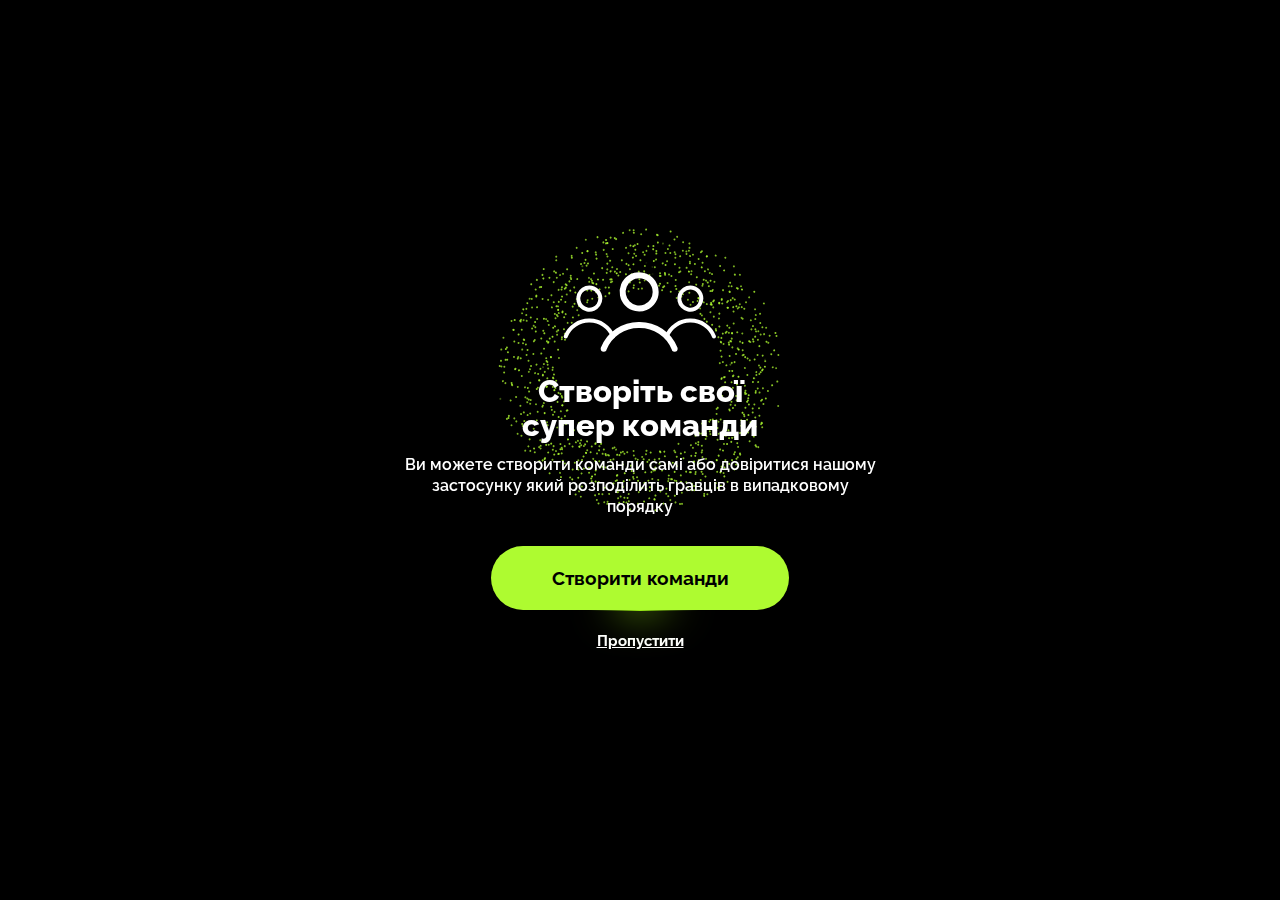
<file: create-team.html>
<!DOCTYPE html>
<html lang="en">
  <head>
    <meta charset="UTF-8" />
    <meta name="viewport" content="width=device-width, initial-scale=1.0" />
    <title>Worday app</title>
    <link rel="stylesheet" href="css/swiper.css" />
    <link rel="stylesheet" href="css/index.css" />
    <link rel="stylesheet" href="css/light-theme.css" />
    <link rel="stylesheet" href="css/dark-theme.css" />

    <script
      src="https://cdnjs.cloudflare.com/ajax/libs/gsap/3.12.4/gsap.min.js"
      integrity="sha512-EZI2cBcGPnmR89wTgVnN3602Yyi7muWo8y1B3a8WmIv1J9tYG+udH4LvmYjLiGp37yHB7FfaPBo8ly178m9g4Q=="
      crossorigin="anonymous"
      referrerpolicy="no-referrer"
    ></script>
  </head>
  <body style="align-items: center">
    <div id="canvas"></div>

    <main class="main">
      <div class="slider swiper">
        <div class="slider-wrapper swiper-wrapper">
          <div class="slider-slide swiper-slide">
            <img src="./images/user-slide.svg" alt="" />
          </div>

          <div class="slider-slide swiper-slide">
            <img src="./images/user-slide.svg" alt="" />
          </div>

          <div class="slider-slide swiper-slide">
            <img src="./images/user-slide.svg" alt="" />
          </div>

          <div class="slider-slide swiper-slide">
            <img src="./images/user-slide.svg" alt="" />
          </div>

          <div class="slider-slide swiper-slide">
            <img src="./images/user-slide.svg" alt="" />
          </div>

          <div class="slider-slide swiper-slide">
            <img src="./images/user-slide.svg" alt="" />
          </div>

          <div class="slider-slide swiper-slide">
            <img src="./images/user-slide.svg" alt="" />
          </div>

          <div class="slider-slide swiper-slide">
            <img src="./images/user-slide.svg" alt="" />
          </div>

          <div class="slider-slide swiper-slide">
            <img src="./images/user-slide.svg" alt="" />
          </div>

          <div class="slider-slide swiper-slide">
            <img src="./images/user-slide.svg" alt="" />
          </div>

          <div class="slider-slide swiper-slide">
            <img src="./images/user-slide.svg" alt="" />
          </div>

          <div class="slider-slide swiper-slide">
            <img src="./images/user-slide.svg" alt="" />
          </div>
        </div>
      </div>

      <div class="welcome">
        <h1 class="welcome__title">
          Створіть свої <br />
          супер команди
        </h1>

        <p class="welcome__subtitle">
          Ви можете створити команди самі або довіритися нашому застосунку який
          розподілить гравців в випадковому порядку
        </p>

        <a href="./gamer-panel.html" class="btn btn-info">
          <span class="btnInner btnInner-team">Створити команди</span>
        </a>

        <a href="timer-game.html" class="welcome-info-skip"> Пропустити </a>
      </div>
    </main>

    <script defer src="js/swiper.js"></script>
    <script defer src="js/slider.js"></script>
    <script defer src="js/canva.js"></script>
    <script defer src="js/animation.js"></script>
    <script src="js/local-storage.js"></script>
  </body>
</html>
</file>
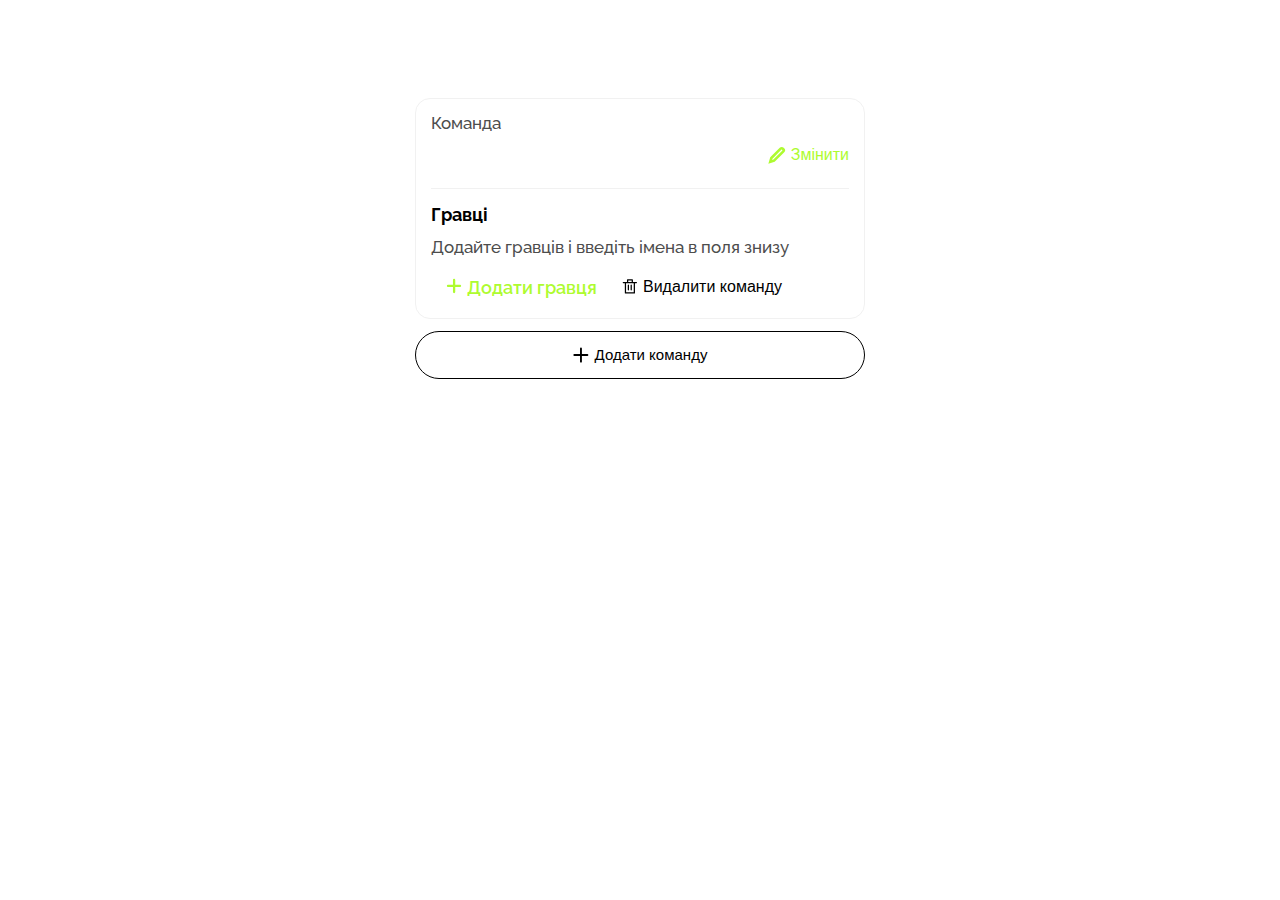
<file: gamer-panel.html>
<!DOCTYPE html>
<html lang="en">
  <head>
    <meta charset="UTF-8" />
    <meta name="viewport" content="width=device-width, initial-scale=1.0" />
    <title>My profile</title>

    <link rel="stylesheet" href="./module/normalize/normalize.css" />
    <link rel="stylesheet" href="./module/fancybox/jquery.fancybox.min.css" />
    <link rel="stylesheet" href="./module/swiper/swiper.min.css" />

    <link rel="stylesheet" href="css/swiper.css" />
    <link rel="stylesheet" href="css/index.css" />
    <link rel="stylesheet" href="css/base.css" />
    <link rel="stylesheet" href="css/dark-theme.css" id="theme-change" />

    <script
      src="https://cdnjs.cloudflare.com/ajax/libs/gsap/3.12.4/gsap.min.js"
      integrity="sha512-EZI2cBcGPnmR89wTgVnN3602Yyi7muWo8y1B3a8WmIv1J9tYG+udH4LvmYjLiGp37yHB7FfaPBo8ly178m9g4Q=="
      crossorigin="anonymous"
      referrerpolicy="no-referrer"
    ></script>
  </head>
  <body class="body">
    <!-- <div id="canvas"></div> -->

    <div class="body-game-bg"></div>

    <main class="main timer-game">
      <header class="header">
        <button class="header-button header-voice-button active">
          <svg
            xmlns="http://www.w3.org/2000/svg"
            width="25"
            height="25"
            viewBox="0 0 25 25"
            fill="none"
          >
            <path
              d="M10.2402 23.1H14.5825M4.06067 17.8938C4.06066 17.2191 4.36407 16.663 4.99641 15.9151C6.04835 14.6709 6.81644 14.0641 6.81644 12.4363C6.81644 6.19571 9.28399 5.08301 12.3279 5.08301C15.3717 5.08301 17.8393 5.92508 17.8393 12.4363C17.8393 14.0641 18.6074 14.6709 19.6593 15.9151C20.2916 16.663 20.5951 17.2191 20.595 17.8938C20.595 19.2686 19.3424 19.5603 18.2151 19.5603H6.44061C5.31327 19.5603 4.06068 19.2686 4.06067 17.8938Z"
              stroke="white"
              stroke-width="3.00625"
              stroke-linecap="round"
            />
            <path
              d="M1.5459 7.25638C1.5459 5.03654 2.7489 3.09767 4.53852 2.05615"
              stroke="white"
              stroke-width="3.00625"
              stroke-linecap="round"
            />
            <path
              d="M22.5359 7.25638C22.5359 5.03654 21.3329 3.09767 19.5433 2.05615"
              stroke="white"
              stroke-width="3.00625"
              stroke-linecap="round"
            />
          </svg>
        </button>

        <button class="header-button header-voice-button-off">
          <svg
            xmlns="http://www.w3.org/2000/svg"
            width="25"
            height="25"
            viewBox="0 0 16 16"
            fill="none"
          >
            <path
              d="M4.27869 10.9085V6.09095C4.27869 5.53866 3.83097 5.09095 3.27869 5.09095H2C1.44772 5.09095 1 5.53866 1 6.09095V9.90846C1 10.4607 1.44772 10.9085 2 10.9085H4.27869ZM4.27869 10.9085L6.79616 12.705C7.45808 13.1774 8.37705 12.7042 8.37705 11.891V4.10866C8.37705 3.29548 7.45808 2.82231 6.79617 3.29467L4.69781 4.79212C4.4348 4.97981 4.27869 5.283 4.27869 5.60611L4.27869 10.9085ZM10.6284 10.1268L15 5.87264M15 10.1268L10.6284 5.87264"
              stroke="white"
              stroke-width="2"
            />
          </svg>
        </button>

        <a href="./timer-game.html" class="header-button header-logo">
          <svg
            xmlns="http://www.w3.org/2000/svg"
            width="149"
            height="16"
            viewBox="0 0 149 16"
            fill="none"
          >
            <path
              d="M0.846863 0.0625L8.42434 15.0938H14.4863L17.5173 8.17938L20.5483 15.0938H26.6103L33.8847 0.0625H29.0351L23.5793 11.4863L19.0328 1.86625H16.0018L11.1522 11.4863L5.69645 0.0625H0.846863Z"
              fill="white"
            />
            <path
              fill-rule="evenodd"
              clip-rule="evenodd"
              d="M34.1878 5.47375C34.1878 2.4852 36.6304 0.0625 39.6436 0.0625H56.0109C59.0241 0.0625 61.4667 2.4852 61.4667 5.47375V9.6825C61.4667 12.6711 59.0241 15.0938 56.0109 15.0938H39.6436C36.6304 15.0938 34.1878 12.6711 34.1878 9.6825V5.47375ZM39.6436 4.8725H56.0109C56.3457 4.8725 56.6171 5.14169 56.6171 5.47375V9.6825C56.6171 10.0146 56.3457 10.2838 56.0109 10.2838H39.6436C39.3088 10.2838 39.0374 10.0146 39.0374 9.6825V5.47375C39.0374 5.14169 39.3088 4.8725 39.6436 4.8725Z"
              fill="white"
            />
            <path
              fill-rule="evenodd"
              clip-rule="evenodd"
              d="M92.989 0.0625V15.0938H113.6C116.613 15.0938 119.056 12.6711 119.056 9.6825V5.47375C119.056 2.4852 116.613 0.0625 113.6 0.0625H92.989ZM113.6 4.8725H97.8386V10.2838H113.6C113.935 10.2838 114.206 10.0146 114.206 9.6825V5.47375C114.206 5.14169 113.935 4.8725 113.6 4.8725Z"
              fill="white"
            />
            <path
              fill-rule="evenodd"
              clip-rule="evenodd"
              d="M86.1531 12.6694C88.626 12.4496 90.5643 10.3887 90.5643 7.87875V4.8725C90.5643 2.21601 88.393 0.0625 85.7147 0.0625H64.4977V15.0938H69.3473V12.6888H80.8651L82.9868 15.0938H88.7457L86.1531 12.6694ZM85.7147 4.8725H69.3473V7.87875H85.7147V4.8725Z"
              fill="white"
            />
            <path
              d="M124.511 9.6825L121.48 0.0625H125.724L127.429 5.47375L142.205 5.47375L143.91 0.0625H148.153L145.122 9.6825H137.242V15.0938H132.392V9.6825H124.511Z"
              fill="white"
            />
          </svg>
        </a>

        <button class="header-button header-theme-button active">
          <svg
            xmlns="http://www.w3.org/2000/svg"
            width="25"
            height="25"
            viewBox="0 0 25 25"
            fill="none"
          >
            <path
              d="M12.0562 4.92575V2.05615M12.0562 23.0999V20.2303M19.7085 12.578H22.5781M1.53436 12.578H4.40397M6.64526 7.16705L4.61615 5.13794M19.4963 20.0181L17.4672 17.989M17.4672 7.16705L19.4963 5.13794M4.61615 20.0181L6.64526 17.989M12.0562 16.4042C13.1244 16.4042 14.0291 16.0335 14.7704 15.2922C15.5117 14.5509 15.8824 13.6462 15.8824 12.578C15.8824 11.5099 15.5117 10.6052 14.7704 9.86386C14.0291 9.12255 13.1244 8.75189 12.0562 8.75189C10.9881 8.75189 10.0834 9.12255 9.34207 9.86386C8.60076 10.6052 8.2301 11.5099 8.2301 12.578C8.2301 13.6462 8.60076 14.5509 9.34207 15.2922C10.0834 16.0335 10.9881 16.4042 12.0562 16.4042Z"
              stroke="white"
              stroke-width="3.00625"
              stroke-linecap="round"
              stroke-linejoin="round"
            />
          </svg>
        </button>

        <button class="header-button header-theme-button-dark">
          <svg
            xmlns="http://www.w3.org/2000/svg"
            width="25"
            height="25"
            viewBox="0 0 17 16"
            fill="none"
          >
            <path
              d="M8.97274 15C10.5385 15 11.944 14.5685 13.1895 13.7056C14.1287 13.0549 14.8757 12.2548 15.4304 11.3056C15.6583 10.9157 15.2908 10.4761 14.8442 10.543C14.4883 10.5964 14.1325 10.6231 13.7766 10.6231C11.5882 10.6231 9.72446 9.8536 8.18543 8.31457C6.6464 6.77554 5.87689 4.91181 5.87689 2.72336C5.87689 2.36752 5.90358 2.01167 5.95695 1.65583C6.02394 1.20925 5.5843 0.841714 5.19442 1.06955C4.24516 1.62428 3.44514 2.37126 2.79438 3.3105C1.93146 4.55596 1.5 5.96155 1.5 7.52726C1.5 9.59116 2.22948 11.3526 3.68844 12.8116C5.14741 14.2705 6.90884 15 8.97274 15Z"
              stroke="white"
              stroke-width="2"
            />
          </svg>
        </button>
      </header>

      <div
        class="container"
        style="
          display: flex;
          flex-direction: column;
          justify-content: flex-start;
          max-height: 90%;
          padding-bottom: 300px;
          overflow-y: auto;
        "
      >
        <div class="content__tab visible" id="teams">
          <div class="Modal__alert">
            <div class="modal__inner">
              <h2 class="modalTitle"></h2>

              <div class="mobal__buttons">
                <button class="btn_confirm">Так</button>

                <button class="btn_cancel">Ні</button>
              </div>
            </div>
          </div>

          <ul id="teams__group">
            <li class="team__item" id="${newTeamId}">
              <div class="team__card">
                <div class="teamLabel">Команда</div>

                <header class="teamHead__card">
                  <div class="hT__left">
                    <input class="teamName" value="" placeholder="" readonly />
                  </div>
                  <div class="hT__right">
                    <button class="editGroupName">
                      <svg
                        xmlns="http://www.w3.org/2000/svg"
                        width="14"
                        height="14"
                        viewBox="0 0 14 14"
                        fill="none"
                      >
                        <path
                          d="M11.9076 2.50914C12.3641 2.96612 12.3641 3.70702 11.9076 4.164L11.1596 4.91273L4.67807 11.4009L1.75 12.25L2.6089 9.3296L9.83845 2.09273C10.295 1.63576 11.0351 1.63576 11.4916 2.09273L11.9076 2.50914Z"
                          stroke="#AEFB30"
                          stroke-width="2"
                        />
                      </svg>
                      <span class="change-button-info">Змінити</span>
                    </button>
                  </div>
                </header>
                <div class="teamPlayers">
                  <div class="tP__header">
                    <div class="tPh__label">Гравці</div>
                    <div class="tPh__subtitle">
                      Додайте гравців і введіть імена в поля знизу
                    </div>
                  </div>

                  <div class="teamList">
                    <ul class="teamList__item"></ul>
                    <div class="teamEdit__bar">
                      <button class="teamAdd__user">
                        <div class="teamAdd__user-icon">
                          <svg
                            xmlns="http://www.w3.org/2000/svg"
                            width="14"
                            height="14"
                            viewBox="0 0 14 14"
                            fill="none"
                          >
                            <path
                              d="M7.09131 1.75V6.9087M7.09131 6.9087V12.25M7.09131 6.9087H1.75M7.09131 6.9087H12.25"
                              stroke="#AEFB30"
                              stroke-width="2"
                              stroke-linecap="round"
                            />
                          </svg>
                        </div>
                        <span>Додати гравця</span>
                      </button>
                      <button class="teamDelete">
                        <div class="teamAdd__user-icon">
                          <svg
                            xmlns="http://www.w3.org/2000/svg"
                            width="18"
                            height="18"
                            viewBox="0 0 18 18"
                            fill="none"
                          >
                            <path
                              d="M1.46094 5.09436H3.87813M16.2072 5.09436H13.8965M11.5857 5.09436H6.29532M11.5857 5.09436V2.02344H6.29532V5.09436M11.5857 5.09436H13.8965M6.29532 5.09436H3.87813M3.87813 5.09436V16.7698H13.8965V5.09436M7.17706 8.04364V13.3036M10.3695 8.04364V13.3036"
                              stroke="white"
                              stroke-width="1.4"
                              stroke-linecap="round"
                              stroke-linejoin="round"
                            />
                          </svg>
                        </div>

                        <span>Видалити команду</span>
                      </button>
                    </div>
                  </div>
                </div>
              </div>
            </li>
          </ul>
        </div>

        <div class="teamNav">
          <button class="teamAdd">
            <svg
              xmlns="http://www.w3.org/2000/svg"
              width="23"
              height="24"
              viewBox="0 0 23 24"
              fill="none"
            >
              <path
                d="M11.4433 2.31641V11.9763M11.4433 11.9763V21.9782M11.4433 11.9763H1.44141M11.4433 11.9763H21.1032"
                stroke="white"
                stroke-width="2.80882"
                stroke-linecap="round"
              />
            </svg>

            <span>Додати команду</span>
          </button>
        </div>
      </div>

      <div class="panel_buttons">
        <button class="panel_buttons-save">
          <p>Зберегти</p>
        </button>

        <button class="panel_buttons-random">
          <div class="panel_buttons-icon">
            <svg
              xmlns="http://www.w3.org/2000/svg"
              width="25"
              height="25"
              viewBox="0 0 25 25"
              fill="none"
            >
              <path
                d="M2 5.30846L1.75876 4.59831C1.45459 4.70164 1.25 4.98721 1.25 5.30846L2 5.30846ZM12.4751 22.75L12.24 23.4622C12.3923 23.5125 12.5568 23.5126 12.7092 23.4625L12.4751 22.75ZM23 19.2918L23.2341 20.0043C23.5419 19.9031 23.75 19.6158 23.75 19.2918H23ZM23 5.30846H23.75C23.75 4.98681 23.5449 4.70098 23.2402 4.59797L23 5.30846ZM12.4751 1.75L12.7153 1.03951C12.5591 0.986712 12.3899 0.986834 12.2338 1.03986L12.4751 1.75ZM2 19.2918L1.25 19.2918C1.25 19.6154 1.45757 19.9025 1.76488 20.004L2 19.2918ZM1.75269 6.01651L12.2278 9.6752L12.7224 8.25909L2.24731 4.6004L1.75269 6.01651ZM11.7251 8.96715V22.75H13.2251V8.96715H11.7251ZM12.7092 23.4625L23.2341 20.0043L22.7659 18.5792L12.241 22.0375L12.7092 23.4625ZM23.75 19.2918V5.30846H22.25V19.2918H23.75ZM23.2402 4.59797L12.7153 1.03951L12.2349 2.46049L22.7598 6.01895L23.2402 4.59797ZM12.2338 1.03986L1.75876 4.59831L2.24124 6.0186L12.7163 2.46014L12.2338 1.03986ZM1.25 5.30846L1.25 19.2918L2.75 19.2918L2.75 5.30846L1.25 5.30846ZM1.76488 20.004L12.24 23.4622L12.7102 22.0378L2.23512 18.5796L1.76488 20.004ZM12.7213 9.67556L23.2463 6.01687L22.7537 4.60004L12.2288 8.25873L12.7213 9.67556Z"
                fill="#AEFB30"
              />
              <ellipse
                cx="17.7383"
                cy="14.09"
                rx="0.905315"
                ry="1.57538"
                fill="#AEFB30"
              />
              <ellipse
                cx="20.2476"
                cy="10.2873"
                rx="0.905315"
                ry="1.57538"
                fill="#AEFB30"
              />
              <ellipse
                cx="15.2797"
                cy="18.0441"
                rx="0.905315"
                ry="1.57538"
                fill="#AEFB30"
              />
              <ellipse
                cx="6.98345"
                cy="14.0896"
                rx="0.994319"
                ry="1.73025"
                fill="#AEFB30"
              />
              <ellipse
                cx="8.97714"
                cy="5.31882"
                rx="1.21957"
                ry="0.779755"
                fill="#AEFB30"
              />
              <ellipse
                cx="15.8551"
                cy="5.31882"
                rx="1.21957"
                ry="0.779755"
                fill="#AEFB30"
              />
            </svg>
          </div>

          <p>Рандом гравців</p>
        </button>
      </div>
    </main>

    <div class="menu-list">
      <ul class="menu-list-body list-reset">
        <li class="menu-list-body__item">
          <a href="timer-game.html" class="menu-list-body__item-link">
            <div class="menu-list-body__item-icon">
              <svg
                xmlns="http://www.w3.org/2000/svg"
                width="25"
                height="25"
                viewBox="0 0 13 16"
                fill="none"
              >
                <path
                  d="M4.16678 1H8.83344M6.50011 10.3333V5.66667M10.3501 5.70556C11.4131 6.76852 11.9446 8.05185 11.9446 9.55556C11.9446 11.0593 11.4131 12.3426 10.3501 13.4056C9.28715 14.4685 8.00381 15 6.50011 15C4.9964 15 3.71307 14.4685 2.65011 13.4056C1.58715 12.3426 1.05566 11.0593 1.05566 9.55556C1.05566 8.05185 1.58715 6.76852 2.65011 5.70556C3.71307 4.64259 4.9964 4.11111 6.50011 4.11111C8.00381 4.11111 9.28715 4.64259 10.3501 5.70556ZM10.3501 5.70556L11.9446 4.11111"
                  stroke="white"
                />
              </svg>
            </div>

            <p>Таймер</p>
          </a>
        </li>

        <li class="menu-list-body__item">
          <a href="./gamer-panel.html" class="menu-list-body__item-link active">
            <div class="menu-list-body__item-icon">
              <svg
                xmlns="http://www.w3.org/2000/svg"
                width="25"
                height="25"
                viewBox="0 0 25 25"
                fill="none"
              >
                <circle
                  cx="12.2873"
                  cy="12.3468"
                  r="10.7086"
                  stroke="white"
                  stroke-width="1.50313"
                />
                <circle
                  cx="12.2873"
                  cy="10.6245"
                  r="3.833"
                  stroke="white"
                  stroke-width="1.50313"
                />
                <path
                  d="M19.099 21.2691C19.099 17.5072 16.0494 14.4575 12.2874 14.4575C8.52553 14.4575 5.47589 17.5072 5.47589 21.2691"
                  stroke="white"
                  stroke-width="1.50313"
                />
              </svg>
            </div>

            <p>Команди</p>
          </a>
        </li>

        <li class="menu-list-body__item">
          <a href="./rules-game.html" class="menu-list-body__item-link">
            <svg
              xmlns="http://www.w3.org/2000/svg"
              width="25"
              height="25"
              viewBox="0 0 25 25"
              fill="none"
            >
              <path
                d="M7.36409 7.9251H17.886M7.36409 12.4345H12.625M8.01397 19.5699L11.8793 21.7786C12.3414 22.0427 12.9087 22.0427 13.3708 21.7786L17.2361 19.5699C17.6454 19.336 18.1407 19.3077 18.5739 19.4934L21.0517 20.5553C22.0435 20.9804 23.1469 20.2528 23.1469 19.1737V3.41572C23.1469 2.58557 22.4739 1.9126 21.6438 1.9126H3.60627C2.77612 1.9126 2.10315 2.58557 2.10315 3.41572V19.1737C2.10315 20.2528 3.20652 20.9804 4.19839 20.5553L6.6761 19.4934C7.10938 19.3077 7.60468 19.336 8.01397 19.5699Z"
                stroke="white"
                stroke-width="1.50313"
              />
            </svg>

            <p>Правила</p>
          </a>
        </li>

        <li class="menu-list-body__item">
          <a href="./info.html" class="menu-list-body__item-link">
            <div class="menu-list-body__item-icon">
              <svg
                xmlns="http://www.w3.org/2000/svg"
                width="25"
                height="25"
                viewBox="0 0 25 25"
                fill="white"
              >
                <path
                  d="M2.40137 2.10596V1.35439C1.98629 1.35439 1.6498 1.69088 1.6498 2.10596H2.40137ZM23.4451 2.10596H24.1967C24.1967 1.69088 23.8602 1.35439 23.4451 1.35439V2.10596ZM23.4451 17.6603V18.4118C23.8602 18.4118 24.1967 18.0754 24.1967 17.6603H23.4451ZM6.94213 17.6603V16.9087C6.777 16.9087 6.61646 16.9631 6.48533 17.0635L6.94213 17.6603ZM2.40137 21.1358H1.6498V22.6575L2.85817 21.7326L2.40137 21.1358ZM2.40137 2.85752H23.4451V1.35439H2.40137V2.85752ZM22.6936 2.10596V17.6603H24.1967V2.10596H22.6936ZM23.4451 16.9087H6.94213V18.4118H23.4451V16.9087ZM6.48533 17.0635L1.94457 20.539L2.85817 21.7326L7.39894 18.2571L6.48533 17.0635ZM3.15293 21.1358V2.10596H1.6498V21.1358H3.15293Z"
                  fill="white"
                />
              </svg>
            </div>

            <p>Інформація</p>
          </a>
        </li>
      </ul>
    </div>

    <div class="panel-bg-bottom"></div>

    <script defer src="./module/jquery/jquery.min.js"></script>
    <script defer src="./js/add-comp.js"></script>
    <script defer src="./js/teams.js"></script>

    <script defer src="js/create-team.js"></script>
    <script defer src="js/animation.js"></script>
    <script defer src="js/theme-change.js"></script>
    <script defer src="js/local-storage.js"></script>
    <script src="js/move-block.js"></script>
  </body>
</html>
</file>
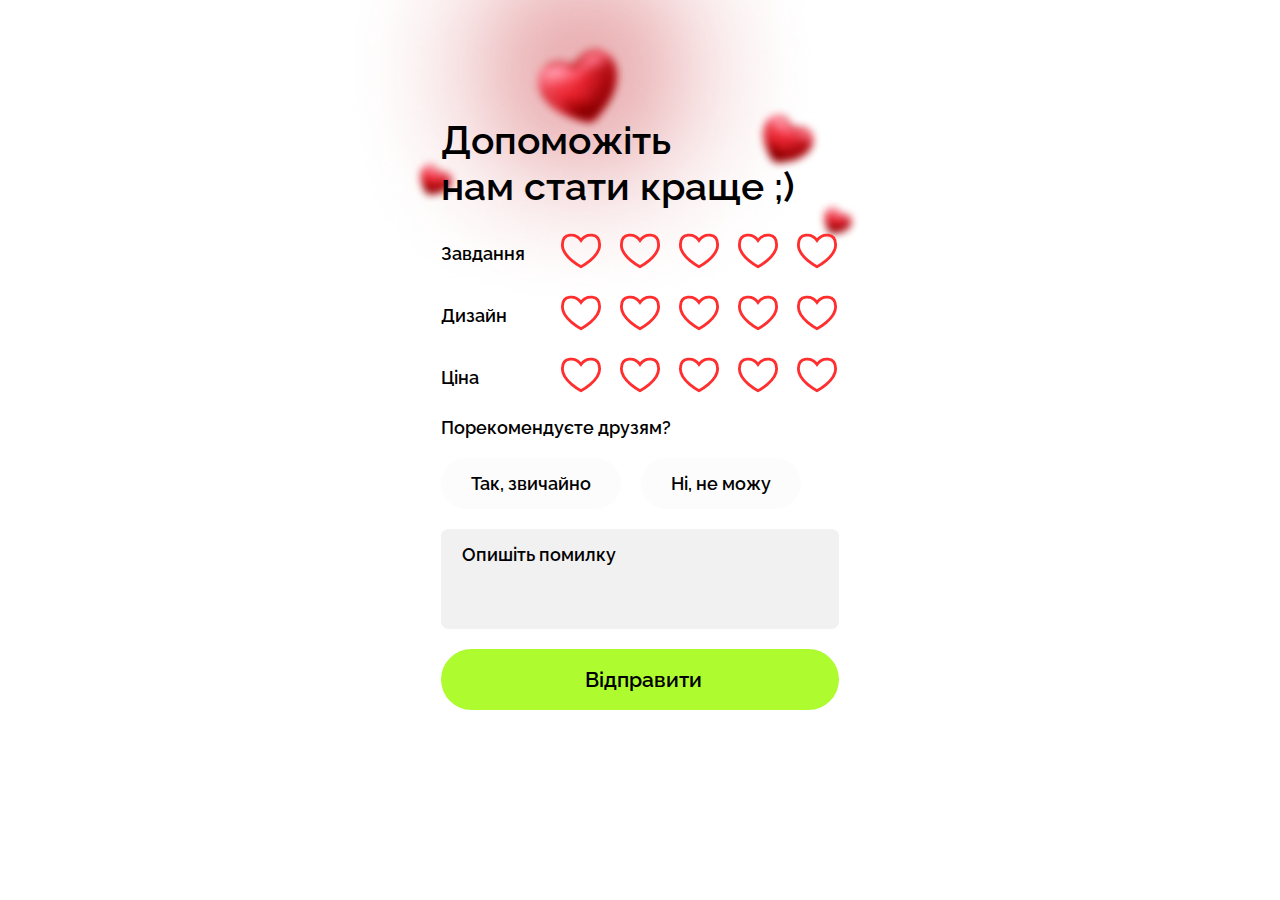
<file: rating.html>
<!DOCTYPE html>
<html lang="en">
  <head>
    <meta charset="UTF-8" />
    <meta name="viewport" content="width=device-width, initial-scale=1.0" />
    <title>My profile</title>

    <link rel="stylesheet" href="./module/swiper/swiper.min.css" />
    <link rel="stylesheet" href="css/messageIsSended.css" />

    <link rel="stylesheet" href="css/swiper.css" />
    <link rel="stylesheet" href="css/index.css" />
    <link rel="stylesheet" href="css/dark-theme.css" id="theme-change" />
  </head>

  <body>
    <!-- <div id="canvas"></div> -->

    <main class="main">
      <header class="header">
        <button class="header-button header-voice-button active">
          <svg
            xmlns="http://www.w3.org/2000/svg"
            width="25"
            height="25"
            viewBox="0 0 25 25"
            fill="none"
          >
            <path
              d="M10.2402 23.1H14.5825M4.06067 17.8938C4.06066 17.2191 4.36407 16.663 4.99641 15.9151C6.04835 14.6709 6.81644 14.0641 6.81644 12.4363C6.81644 6.19571 9.28399 5.08301 12.3279 5.08301C15.3717 5.08301 17.8393 5.92508 17.8393 12.4363C17.8393 14.0641 18.6074 14.6709 19.6593 15.9151C20.2916 16.663 20.5951 17.2191 20.595 17.8938C20.595 19.2686 19.3424 19.5603 18.2151 19.5603H6.44061C5.31327 19.5603 4.06068 19.2686 4.06067 17.8938Z"
              stroke="white"
              stroke-width="3.00625"
              stroke-linecap="round"
            />
            <path
              d="M1.5459 7.25638C1.5459 5.03654 2.7489 3.09767 4.53852 2.05615"
              stroke="white"
              stroke-width="3.00625"
              stroke-linecap="round"
            />
            <path
              d="M22.5359 7.25638C22.5359 5.03654 21.3329 3.09767 19.5433 2.05615"
              stroke="white"
              stroke-width="3.00625"
              stroke-linecap="round"
            />
          </svg>
        </button>

        <button class="header-button header-voice-button-off">
          <svg
            xmlns="http://www.w3.org/2000/svg"
            width="25"
            height="25"
            viewBox="0 0 16 16"
            fill="none"
          >
            <path
              d="M4.27869 10.9085V6.09095C4.27869 5.53866 3.83097 5.09095 3.27869 5.09095H2C1.44772 5.09095 1 5.53866 1 6.09095V9.90846C1 10.4607 1.44772 10.9085 2 10.9085H4.27869ZM4.27869 10.9085L6.79616 12.705C7.45808 13.1774 8.37705 12.7042 8.37705 11.891V4.10866C8.37705 3.29548 7.45808 2.82231 6.79617 3.29467L4.69781 4.79212C4.4348 4.97981 4.27869 5.283 4.27869 5.60611L4.27869 10.9085ZM10.6284 10.1268L15 5.87264M15 10.1268L10.6284 5.87264"
              stroke="white"
              stroke-width="2"
            />
          </svg>
        </button>

        <a href="./timer-game.html" class="header-button header-logo">
          <svg
            xmlns="http://www.w3.org/2000/svg"
            width="149"
            height="16"
            viewBox="0 0 149 16"
            fill="none"
          >
            <path
              d="M0.846863 0.0625L8.42434 15.0938H14.4863L17.5173 8.17938L20.5483 15.0938H26.6103L33.8847 0.0625H29.0351L23.5793 11.4863L19.0328 1.86625H16.0018L11.1522 11.4863L5.69645 0.0625H0.846863Z"
              fill="white"
            />
            <path
              fill-rule="evenodd"
              clip-rule="evenodd"
              d="M34.1878 5.47375C34.1878 2.4852 36.6304 0.0625 39.6436 0.0625H56.0109C59.0241 0.0625 61.4667 2.4852 61.4667 5.47375V9.6825C61.4667 12.6711 59.0241 15.0938 56.0109 15.0938H39.6436C36.6304 15.0938 34.1878 12.6711 34.1878 9.6825V5.47375ZM39.6436 4.8725H56.0109C56.3457 4.8725 56.6171 5.14169 56.6171 5.47375V9.6825C56.6171 10.0146 56.3457 10.2838 56.0109 10.2838H39.6436C39.3088 10.2838 39.0374 10.0146 39.0374 9.6825V5.47375C39.0374 5.14169 39.3088 4.8725 39.6436 4.8725Z"
              fill="white"
            />
            <path
              fill-rule="evenodd"
              clip-rule="evenodd"
              d="M92.989 0.0625V15.0938H113.6C116.613 15.0938 119.056 12.6711 119.056 9.6825V5.47375C119.056 2.4852 116.613 0.0625 113.6 0.0625H92.989ZM113.6 4.8725H97.8386V10.2838H113.6C113.935 10.2838 114.206 10.0146 114.206 9.6825V5.47375C114.206 5.14169 113.935 4.8725 113.6 4.8725Z"
              fill="white"
            />
            <path
              fill-rule="evenodd"
              clip-rule="evenodd"
              d="M86.1531 12.6694C88.626 12.4496 90.5643 10.3887 90.5643 7.87875V4.8725C90.5643 2.21601 88.393 0.0625 85.7147 0.0625H64.4977V15.0938H69.3473V12.6888H80.8651L82.9868 15.0938H88.7457L86.1531 12.6694ZM85.7147 4.8725H69.3473V7.87875H85.7147V4.8725Z"
              fill="white"
            />
            <path
              d="M124.511 9.6825L121.48 0.0625H125.724L127.429 5.47375L142.205 5.47375L143.91 0.0625H148.153L145.122 9.6825H137.242V15.0938H132.392V9.6825H124.511Z"
              fill="white"
            />
          </svg>
        </a>

        <button class="header-button header-theme-button active">
          <svg
            xmlns="http://www.w3.org/2000/svg"
            width="25"
            height="25"
            viewBox="0 0 25 25"
            fill="none"
          >
            <path
              d="M12.0562 4.92575V2.05615M12.0562 23.0999V20.2303M19.7085 12.578H22.5781M1.53436 12.578H4.40397M6.64526 7.16705L4.61615 5.13794M19.4963 20.0181L17.4672 17.989M17.4672 7.16705L19.4963 5.13794M4.61615 20.0181L6.64526 17.989M12.0562 16.4042C13.1244 16.4042 14.0291 16.0335 14.7704 15.2922C15.5117 14.5509 15.8824 13.6462 15.8824 12.578C15.8824 11.5099 15.5117 10.6052 14.7704 9.86386C14.0291 9.12255 13.1244 8.75189 12.0562 8.75189C10.9881 8.75189 10.0834 9.12255 9.34207 9.86386C8.60076 10.6052 8.2301 11.5099 8.2301 12.578C8.2301 13.6462 8.60076 14.5509 9.34207 15.2922C10.0834 16.0335 10.9881 16.4042 12.0562 16.4042Z"
              stroke="white"
              stroke-width="3.00625"
              stroke-linecap="round"
              stroke-linejoin="round"
            />
          </svg>
        </button>

        <button class="header-button header-theme-button-dark">
          <svg
            xmlns="http://www.w3.org/2000/svg"
            width="25"
            height="25"
            viewBox="0 0 17 16"
            fill="none"
          >
            <path
              d="M8.97274 15C10.5385 15 11.944 14.5685 13.1895 13.7056C14.1287 13.0549 14.8757 12.2548 15.4304 11.3056C15.6583 10.9157 15.2908 10.4761 14.8442 10.543C14.4883 10.5964 14.1325 10.6231 13.7766 10.6231C11.5882 10.6231 9.72446 9.8536 8.18543 8.31457C6.6464 6.77554 5.87689 4.91181 5.87689 2.72336C5.87689 2.36752 5.90358 2.01167 5.95695 1.65583C6.02394 1.20925 5.5843 0.841714 5.19442 1.06955C4.24516 1.62428 3.44514 2.37126 2.79438 3.3105C1.93146 4.55596 1.5 5.96155 1.5 7.52726C1.5 9.59116 2.22948 11.3526 3.68844 12.8116C5.14741 14.2705 6.90884 15 8.97274 15Z"
              stroke="white"
              stroke-width="2"
            />
          </svg>
        </button>
      </header>

      <div class="panel__banner-img">
        <img src="images/like.png" alt="" />
      </div>

      <div class="container" style="max-width: 422px">
        <div class="rules rules-rating">
          <div class="rating">
            <h1 class="rating__title">
              Допоможіть <br />
              нам стати краще ;)
            </h1>

            <form class="rating__form" action="./rating__thx.html">
              <ul class="rating__actions list-reset">
                <li class="rating__actions-list">
                  <h1 class="rating__actions-title">Завдання</h1>

                  <ul class="rating__actions-rating list-reset">
                    <li class="rating__actions-like">
                      <svg
                        xmlns="http://www.w3.org/2000/svg"
                        width="30"
                        height="31"
                        viewBox="0 0 30 31"
                        fill="none"
                      >
                        <path
                          d="M28.1224 11.1311C28.1224 19.8544 14.9995 26.5432 14.9995 26.5432C14.9995 26.5432 1.87793 19.8543 1.87793 11.1311C1.87793 2.4079 11.3551 2.83603 14.9995 8.07405C18.6759 2.79005 28.1224 2.40788 28.1224 11.1311Z"
                          stroke="#FFF"
                          stroke-width="2"
                        />
                      </svg>
                    </li>
                    <li class="rating__actions-like" data-rating-id="2">
                      <svg
                        xmlns="http://www.w3.org/2000/svg"
                        width="30"
                        height="31"
                        viewBox="0 0 30 31"
                        fill="none"
                      >
                        <path
                          d="M28.1224 11.1311C28.1224 19.8544 14.9995 26.5432 14.9995 26.5432C14.9995 26.5432 1.87793 19.8543 1.87793 11.1311C1.87793 2.4079 11.3551 2.83603 14.9995 8.07405C18.6759 2.79005 28.1224 2.40788 28.1224 11.1311Z"
                          stroke="#FFF"
                          stroke-width="2"
                        />
                      </svg>
                    </li>
                    <li class="rating__actions-like" data-rating-id="3">
                      <svg
                        xmlns="http://www.w3.org/2000/svg"
                        width="30"
                        height="31"
                        viewBox="0 0 30 31"
                        fill="none"
                      >
                        <path
                          d="M28.1224 11.1311C28.1224 19.8544 14.9995 26.5432 14.9995 26.5432C14.9995 26.5432 1.87793 19.8543 1.87793 11.1311C1.87793 2.4079 11.3551 2.83603 14.9995 8.07405C18.6759 2.79005 28.1224 2.40788 28.1224 11.1311Z"
                          stroke="#FFF"
                          stroke-width="2"
                        />
                      </svg>
                    </li>
                    <li class="rating__actions-like" data-rating-id="4">
                      <svg
                        xmlns="http://www.w3.org/2000/svg"
                        width="30"
                        height="31"
                        viewBox="0 0 30 31"
                        fill="none"
                      >
                        <path
                          d="M28.1224 11.1311C28.1224 19.8544 14.9995 26.5432 14.9995 26.5432C14.9995 26.5432 1.87793 19.8543 1.87793 11.1311C1.87793 2.4079 11.3551 2.83603 14.9995 8.07405C18.6759 2.79005 28.1224 2.40788 28.1224 11.1311Z"
                          stroke="#FFF"
                          stroke-width="2"
                        />
                      </svg>
                    </li>
                    <li class="rating__actions-like" data-rating-id="5">
                      <svg
                        xmlns="http://www.w3.org/2000/svg"
                        width="30"
                        height="31"
                        viewBox="0 0 30 31"
                        fill="none"
                      >
                        <path
                          d="M28.1224 11.1311C28.1224 19.8544 14.9995 26.5432 14.9995 26.5432C14.9995 26.5432 1.87793 19.8543 1.87793 11.1311C1.87793 2.4079 11.3551 2.83603 14.9995 8.07405C18.6759 2.79005 28.1224 2.40788 28.1224 11.1311Z"
                          stroke="#FFF"
                          stroke-width="2"
                        />
                      </svg>
                    </li>
                  </ul>
                </li>

                <li class="rating__actions-list">
                  <h1 class="rating__actions-title">Дизайн</h1>

                  <ul class="rating__actions-rating list-reset">
                    <li class="rating__actions-like">
                      <svg
                        xmlns="http://www.w3.org/2000/svg"
                        width="30"
                        height="31"
                        viewBox="0 0 30 31"
                        fill="none"
                      >
                        <path
                          d="M28.1224 11.1311C28.1224 19.8544 14.9995 26.5432 14.9995 26.5432C14.9995 26.5432 1.87793 19.8543 1.87793 11.1311C1.87793 2.4079 11.3551 2.83603 14.9995 8.07405C18.6759 2.79005 28.1224 2.40788 28.1224 11.1311Z"
                          stroke="#FFF"
                          stroke-width="2"
                        />
                      </svg>
                    </li>
                    <li class="rating__actions-like">
                      <svg
                        xmlns="http://www.w3.org/2000/svg"
                        width="30"
                        height="31"
                        viewBox="0 0 30 31"
                        fill="none"
                      >
                        <path
                          d="M28.1224 11.1311C28.1224 19.8544 14.9995 26.5432 14.9995 26.5432C14.9995 26.5432 1.87793 19.8543 1.87793 11.1311C1.87793 2.4079 11.3551 2.83603 14.9995 8.07405C18.6759 2.79005 28.1224 2.40788 28.1224 11.1311Z"
                          stroke="#FFF"
                          stroke-width="2"
                        />
                      </svg>
                    </li>
                    <li class="rating__actions-like">
                      <svg
                        xmlns="http://www.w3.org/2000/svg"
                        width="30"
                        height="31"
                        viewBox="0 0 30 31"
                        fill="none"
                      >
                        <path
                          d="M28.1224 11.1311C28.1224 19.8544 14.9995 26.5432 14.9995 26.5432C14.9995 26.5432 1.87793 19.8543 1.87793 11.1311C1.87793 2.4079 11.3551 2.83603 14.9995 8.07405C18.6759 2.79005 28.1224 2.40788 28.1224 11.1311Z"
                          stroke="#FFF"
                          stroke-width="2"
                        />
                      </svg>
                    </li>
                    <li class="rating__actions-like">
                      <svg
                        xmlns="http://www.w3.org/2000/svg"
                        width="30"
                        height="31"
                        viewBox="0 0 30 31"
                        fill="none"
                      >
                        <path
                          d="M28.1224 11.1311C28.1224 19.8544 14.9995 26.5432 14.9995 26.5432C14.9995 26.5432 1.87793 19.8543 1.87793 11.1311C1.87793 2.4079 11.3551 2.83603 14.9995 8.07405C18.6759 2.79005 28.1224 2.40788 28.1224 11.1311Z"
                          stroke="#FFF"
                          stroke-width="2"
                        />
                      </svg>
                    </li>
                    <li class="rating__actions-like">
                      <svg
                        xmlns="http://www.w3.org/2000/svg"
                        width="30"
                        height="31"
                        viewBox="0 0 30 31"
                        fill="none"
                      >
                        <path
                          d="M28.1224 11.1311C28.1224 19.8544 14.9995 26.5432 14.9995 26.5432C14.9995 26.5432 1.87793 19.8543 1.87793 11.1311C1.87793 2.4079 11.3551 2.83603 14.9995 8.07405C18.6759 2.79005 28.1224 2.40788 28.1224 11.1311Z"
                          stroke="#FFF"
                          stroke-width="2"
                        />
                      </svg>
                    </li>
                  </ul>
                </li>

                <li class="rating__actions-list">
                  <h1 class="rating__actions-title">Ціна</h1>

                  <ul class="rating__actions-rating list-reset">
                    <li class="rating__actions-like">
                      <svg
                        xmlns="http://www.w3.org/2000/svg"
                        width="30"
                        height="31"
                        viewBox="0 0 30 31"
                        fill="none"
                      >
                        <path
                          d="M28.1224 11.1311C28.1224 19.8544 14.9995 26.5432 14.9995 26.5432C14.9995 26.5432 1.87793 19.8543 1.87793 11.1311C1.87793 2.4079 11.3551 2.83603 14.9995 8.07405C18.6759 2.79005 28.1224 2.40788 28.1224 11.1311Z"
                          stroke="#FFF"
                          stroke-width="2"
                        />
                      </svg>
                    </li>
                    <li class="rating__actions-like">
                      <svg
                        xmlns="http://www.w3.org/2000/svg"
                        width="30"
                        height="31"
                        viewBox="0 0 30 31"
                        fill="none"
                      >
                        <path
                          d="M28.1224 11.1311C28.1224 19.8544 14.9995 26.5432 14.9995 26.5432C14.9995 26.5432 1.87793 19.8543 1.87793 11.1311C1.87793 2.4079 11.3551 2.83603 14.9995 8.07405C18.6759 2.79005 28.1224 2.40788 28.1224 11.1311Z"
                          stroke="#FFF"
                          stroke-width="2"
                        />
                      </svg>
                    </li>
                    <li class="rating__actions-like">
                      <svg
                        xmlns="http://www.w3.org/2000/svg"
                        width="30"
                        height="31"
                        viewBox="0 0 30 31"
                        fill="none"
                      >
                        <path
                          d="M28.1224 11.1311C28.1224 19.8544 14.9995 26.5432 14.9995 26.5432C14.9995 26.5432 1.87793 19.8543 1.87793 11.1311C1.87793 2.4079 11.3551 2.83603 14.9995 8.07405C18.6759 2.79005 28.1224 2.40788 28.1224 11.1311Z"
                          stroke="#FFF"
                          stroke-width="2"
                        />
                      </svg>
                    </li>
                    <li class="rating__actions-like">
                      <svg
                        xmlns="http://www.w3.org/2000/svg"
                        width="30"
                        height="31"
                        viewBox="0 0 30 31"
                        fill="none"
                      >
                        <path
                          d="M28.1224 11.1311C28.1224 19.8544 14.9995 26.5432 14.9995 26.5432C14.9995 26.5432 1.87793 19.8543 1.87793 11.1311C1.87793 2.4079 11.3551 2.83603 14.9995 8.07405C18.6759 2.79005 28.1224 2.40788 28.1224 11.1311Z"
                          stroke="#FFF"
                          stroke-width="2"
                        />
                      </svg>
                    </li>
                    <li class="rating__actions-like">
                      <svg
                        xmlns="http://www.w3.org/2000/svg"
                        width="30"
                        height="31"
                        viewBox="0 0 30 31"
                        fill="none"
                      >
                        <path
                          d="M28.1224 11.1311C28.1224 19.8544 14.9995 26.5432 14.9995 26.5432C14.9995 26.5432 1.87793 19.8543 1.87793 11.1311C1.87793 2.4079 11.3551 2.83603 14.9995 8.07405C18.6759 2.79005 28.1224 2.40788 28.1224 11.1311Z"
                          stroke="#FFF"
                          stroke-width="2"
                        />
                      </svg>
                    </li>
                  </ul>
                </li>
              </ul>

              <div class="rec">
                <h1 class="rec__title">Порекомендуєте друзям?</h1>

                <div class="rec__actions">
                  <div class="rec__btns">
                    <div class="rec__actions-btn">Так, звичайно</div>
                    <div class="rec__actions-btn">Ні, не можу</div>
                  </div>

                  <textarea
                    class="yourCritic rec__message"
                    maxlength="200"
                    placeholder="Опишіть помилку"
                  ></textarea>
                  <button class="send-button rec__btn" type="submit">
                    Відправити
                  </button>
                </div>
              </div>
            </form>
          </div>
        </div>
      </div>

      <div class="menu-list">
        <ul class="menu-list-body list-reset">
          <li class="menu-list-body__item">
            <a href="timer-game.html" class="menu-list-body__item-link">
              <div class="menu-list-body__item-icon">
                <svg
                  xmlns="http://www.w3.org/2000/svg"
                  width="25"
                  height="25"
                  viewBox="0 0 13 16"
                  fill="none"
                >
                  <path
                    d="M4.16678 1H8.83344M6.50011 10.3333V5.66667M10.3501 5.70556C11.4131 6.76852 11.9446 8.05185 11.9446 9.55556C11.9446 11.0593 11.4131 12.3426 10.3501 13.4056C9.28715 14.4685 8.00381 15 6.50011 15C4.9964 15 3.71307 14.4685 2.65011 13.4056C1.58715 12.3426 1.05566 11.0593 1.05566 9.55556C1.05566 8.05185 1.58715 6.76852 2.65011 5.70556C3.71307 4.64259 4.9964 4.11111 6.50011 4.11111C8.00381 4.11111 9.28715 4.64259 10.3501 5.70556ZM10.3501 5.70556L11.9446 4.11111"
                    stroke="white"
                  />
                </svg>
              </div>

              <p>Таймер</p>
            </a>
          </li>

          <li class="menu-list-body__item">
            <a href="./gamer-panel.html" class="menu-list-body__item-link">
              <div class="menu-list-body__item-icon">
                <svg
                  xmlns="http://www.w3.org/2000/svg"
                  width="25"
                  height="25"
                  viewBox="0 0 25 25"
                  fill="none"
                >
                  <circle
                    cx="12.2873"
                    cy="12.3468"
                    r="10.7086"
                    stroke="white"
                    stroke-width="1.50313"
                  />
                  <circle
                    cx="12.2873"
                    cy="10.6245"
                    r="3.833"
                    stroke="white"
                    stroke-width="1.50313"
                  />
                  <path
                    d="M19.099 21.2691C19.099 17.5072 16.0494 14.4575 12.2874 14.4575C8.52553 14.4575 5.47589 17.5072 5.47589 21.2691"
                    stroke="white"
                    stroke-width="1.50313"
                  />
                </svg>
              </div>

              <p>Команди</p>
            </a>
          </li>

          <li class="menu-list-body__item">
            <a
              href="./rules-game.html"
              class="menu-list-body__item-link active"
            >
              <svg
                xmlns="http://www.w3.org/2000/svg"
                width="25"
                height="25"
                viewBox="0 0 25 25"
                fill="none"
              >
                <path
                  d="M7.36409 7.9251H17.886M7.36409 12.4345H12.625M8.01397 19.5699L11.8793 21.7786C12.3414 22.0427 12.9087 22.0427 13.3708 21.7786L17.2361 19.5699C17.6454 19.336 18.1407 19.3077 18.5739 19.4934L21.0517 20.5553C22.0435 20.9804 23.1469 20.2528 23.1469 19.1737V3.41572C23.1469 2.58557 22.4739 1.9126 21.6438 1.9126H3.60627C2.77612 1.9126 2.10315 2.58557 2.10315 3.41572V19.1737C2.10315 20.2528 3.20652 20.9804 4.19839 20.5553L6.6761 19.4934C7.10938 19.3077 7.60468 19.336 8.01397 19.5699Z"
                  stroke="white"
                  stroke-width="1.50313"
                />
              </svg>

              <p>Правила</p>
            </a>
          </li>

          <li class="menu-list-body__item">
            <a href="./info.html" class="menu-list-body__item-link">
              <div class="menu-list-body__item-icon">
                <svg
                  xmlns="http://www.w3.org/2000/svg"
                  width="25"
                  height="25"
                  viewBox="0 0 25 25"
                  fill="white"
                >
                  <path
                    d="M2.40137 2.10596V1.35439C1.98629 1.35439 1.6498 1.69088 1.6498 2.10596H2.40137ZM23.4451 2.10596H24.1967C24.1967 1.69088 23.8602 1.35439 23.4451 1.35439V2.10596ZM23.4451 17.6603V18.4118C23.8602 18.4118 24.1967 18.0754 24.1967 17.6603H23.4451ZM6.94213 17.6603V16.9087C6.777 16.9087 6.61646 16.9631 6.48533 17.0635L6.94213 17.6603ZM2.40137 21.1358H1.6498V22.6575L2.85817 21.7326L2.40137 21.1358ZM2.40137 2.85752H23.4451V1.35439H2.40137V2.85752ZM22.6936 2.10596V17.6603H24.1967V2.10596H22.6936ZM23.4451 16.9087H6.94213V18.4118H23.4451V16.9087ZM6.48533 17.0635L1.94457 20.539L2.85817 21.7326L7.39894 18.2571L6.48533 17.0635ZM3.15293 21.1358V2.10596H1.6498V21.1358H3.15293Z"
                    fill="white"
                  />
                </svg>
              </div>

              <p>Інформація</p>
            </a>
          </li>
        </ul>
      </div>
    </main>

    <script defer src="./js/rec.js"></script>
    <script defer src="./js/theme-change.js"></script>
    <script
      defer
      src="https://s3-us-west-2.amazonaws.com/s.cdpn.io/245657/bodymovin.js"
    ></script>
    <script
      defer
      src="https://ajax.googleapis.com/ajax/libs/jquery/2.2.0/jquery.min.js"
      type="text/javascript"
    ></script>
    <script
      defer
      src="https://s3-us-west-2.amazonaws.com/s.cdpn.io/245657/gziped3.js"
      type="text/javascript"
    ></script>
  </body>
</html>
</file>
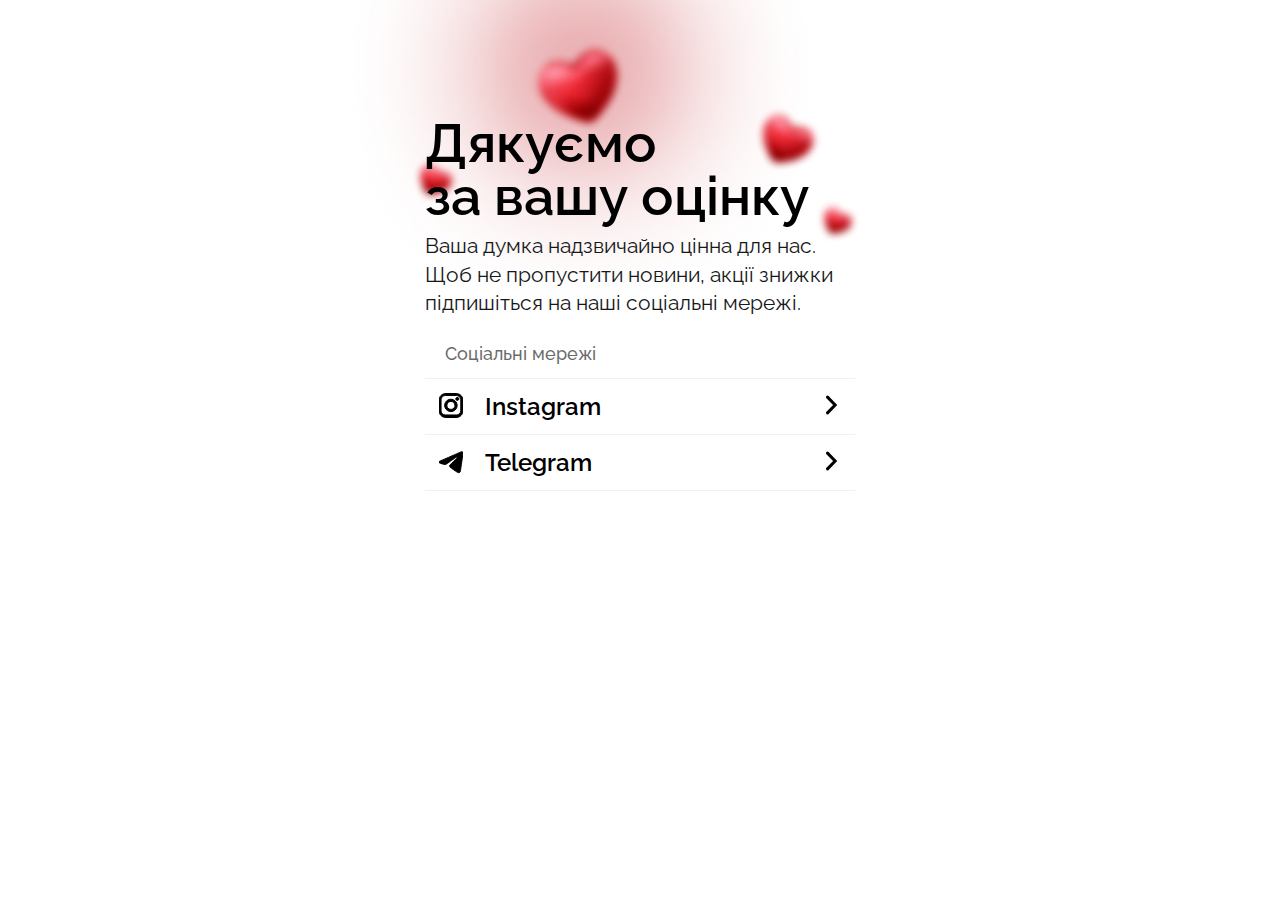
<file: rating__thx.html>
<!DOCTYPE html>
<html lang="en">
  <head>
    <meta charset="UTF-8" />
    <meta name="viewport" content="width=device-width, initial-scale=1.0" />
    <title>My profile</title>

    <link rel="stylesheet" href="./module/swiper/swiper.min.css" />
    <link rel="stylesheet" href="css/messageIsSended.css" />

    <link rel="stylesheet" href="css/swiper.css" />
    <link rel="stylesheet" href="css/index.css" />
    <link rel="stylesheet" href="css/dark-theme.css" id="theme-change" />
  </head>

  <body>
    <!-- <div id="canvas"></div> -->

    <main class="main">
      <header class="header">
        <button class="header-button header-voice-button active">
          <svg
            xmlns="http://www.w3.org/2000/svg"
            width="25"
            height="25"
            viewBox="0 0 25 25"
            fill="none"
          >
            <path
              d="M10.2402 23.1H14.5825M4.06067 17.8938C4.06066 17.2191 4.36407 16.663 4.99641 15.9151C6.04835 14.6709 6.81644 14.0641 6.81644 12.4363C6.81644 6.19571 9.28399 5.08301 12.3279 5.08301C15.3717 5.08301 17.8393 5.92508 17.8393 12.4363C17.8393 14.0641 18.6074 14.6709 19.6593 15.9151C20.2916 16.663 20.5951 17.2191 20.595 17.8938C20.595 19.2686 19.3424 19.5603 18.2151 19.5603H6.44061C5.31327 19.5603 4.06068 19.2686 4.06067 17.8938Z"
              stroke="white"
              stroke-width="3.00625"
              stroke-linecap="round"
            />
            <path
              d="M1.5459 7.25638C1.5459 5.03654 2.7489 3.09767 4.53852 2.05615"
              stroke="white"
              stroke-width="3.00625"
              stroke-linecap="round"
            />
            <path
              d="M22.5359 7.25638C22.5359 5.03654 21.3329 3.09767 19.5433 2.05615"
              stroke="white"
              stroke-width="3.00625"
              stroke-linecap="round"
            />
          </svg>
        </button>

        <button class="header-button header-voice-button-off">
          <svg
            xmlns="http://www.w3.org/2000/svg"
            width="25"
            height="25"
            viewBox="0 0 16 16"
            fill="none"
          >
            <path
              d="M4.27869 10.9085V6.09095C4.27869 5.53866 3.83097 5.09095 3.27869 5.09095H2C1.44772 5.09095 1 5.53866 1 6.09095V9.90846C1 10.4607 1.44772 10.9085 2 10.9085H4.27869ZM4.27869 10.9085L6.79616 12.705C7.45808 13.1774 8.37705 12.7042 8.37705 11.891V4.10866C8.37705 3.29548 7.45808 2.82231 6.79617 3.29467L4.69781 4.79212C4.4348 4.97981 4.27869 5.283 4.27869 5.60611L4.27869 10.9085ZM10.6284 10.1268L15 5.87264M15 10.1268L10.6284 5.87264"
              stroke="white"
              stroke-width="2"
            />
          </svg>
        </button>

        <a href="./timer-game.html" class="header-button header-logo">
          <svg
            xmlns="http://www.w3.org/2000/svg"
            width="149"
            height="16"
            viewBox="0 0 149 16"
            fill="none"
          >
            <path
              d="M0.846863 0.0625L8.42434 15.0938H14.4863L17.5173 8.17938L20.5483 15.0938H26.6103L33.8847 0.0625H29.0351L23.5793 11.4863L19.0328 1.86625H16.0018L11.1522 11.4863L5.69645 0.0625H0.846863Z"
              fill="white"
            />
            <path
              fill-rule="evenodd"
              clip-rule="evenodd"
              d="M34.1878 5.47375C34.1878 2.4852 36.6304 0.0625 39.6436 0.0625H56.0109C59.0241 0.0625 61.4667 2.4852 61.4667 5.47375V9.6825C61.4667 12.6711 59.0241 15.0938 56.0109 15.0938H39.6436C36.6304 15.0938 34.1878 12.6711 34.1878 9.6825V5.47375ZM39.6436 4.8725H56.0109C56.3457 4.8725 56.6171 5.14169 56.6171 5.47375V9.6825C56.6171 10.0146 56.3457 10.2838 56.0109 10.2838H39.6436C39.3088 10.2838 39.0374 10.0146 39.0374 9.6825V5.47375C39.0374 5.14169 39.3088 4.8725 39.6436 4.8725Z"
              fill="white"
            />
            <path
              fill-rule="evenodd"
              clip-rule="evenodd"
              d="M92.989 0.0625V15.0938H113.6C116.613 15.0938 119.056 12.6711 119.056 9.6825V5.47375C119.056 2.4852 116.613 0.0625 113.6 0.0625H92.989ZM113.6 4.8725H97.8386V10.2838H113.6C113.935 10.2838 114.206 10.0146 114.206 9.6825V5.47375C114.206 5.14169 113.935 4.8725 113.6 4.8725Z"
              fill="white"
            />
            <path
              fill-rule="evenodd"
              clip-rule="evenodd"
              d="M86.1531 12.6694C88.626 12.4496 90.5643 10.3887 90.5643 7.87875V4.8725C90.5643 2.21601 88.393 0.0625 85.7147 0.0625H64.4977V15.0938H69.3473V12.6888H80.8651L82.9868 15.0938H88.7457L86.1531 12.6694ZM85.7147 4.8725H69.3473V7.87875H85.7147V4.8725Z"
              fill="white"
            />
            <path
              d="M124.511 9.6825L121.48 0.0625H125.724L127.429 5.47375L142.205 5.47375L143.91 0.0625H148.153L145.122 9.6825H137.242V15.0938H132.392V9.6825H124.511Z"
              fill="white"
            />
          </svg>
        </a>

        <button class="header-button header-theme-button active">
          <svg
            xmlns="http://www.w3.org/2000/svg"
            width="25"
            height="25"
            viewBox="0 0 25 25"
            fill="none"
          >
            <path
              d="M12.0562 4.92575V2.05615M12.0562 23.0999V20.2303M19.7085 12.578H22.5781M1.53436 12.578H4.40397M6.64526 7.16705L4.61615 5.13794M19.4963 20.0181L17.4672 17.989M17.4672 7.16705L19.4963 5.13794M4.61615 20.0181L6.64526 17.989M12.0562 16.4042C13.1244 16.4042 14.0291 16.0335 14.7704 15.2922C15.5117 14.5509 15.8824 13.6462 15.8824 12.578C15.8824 11.5099 15.5117 10.6052 14.7704 9.86386C14.0291 9.12255 13.1244 8.75189 12.0562 8.75189C10.9881 8.75189 10.0834 9.12255 9.34207 9.86386C8.60076 10.6052 8.2301 11.5099 8.2301 12.578C8.2301 13.6462 8.60076 14.5509 9.34207 15.2922C10.0834 16.0335 10.9881 16.4042 12.0562 16.4042Z"
              stroke="white"
              stroke-width="3.00625"
              stroke-linecap="round"
              stroke-linejoin="round"
            />
          </svg>
        </button>

        <button class="header-button header-theme-button-dark">
          <svg
            xmlns="http://www.w3.org/2000/svg"
            width="25"
            height="25"
            viewBox="0 0 17 16"
            fill="none"
          >
            <path
              d="M8.97274 15C10.5385 15 11.944 14.5685 13.1895 13.7056C14.1287 13.0549 14.8757 12.2548 15.4304 11.3056C15.6583 10.9157 15.2908 10.4761 14.8442 10.543C14.4883 10.5964 14.1325 10.6231 13.7766 10.6231C11.5882 10.6231 9.72446 9.8536 8.18543 8.31457C6.6464 6.77554 5.87689 4.91181 5.87689 2.72336C5.87689 2.36752 5.90358 2.01167 5.95695 1.65583C6.02394 1.20925 5.5843 0.841714 5.19442 1.06955C4.24516 1.62428 3.44514 2.37126 2.79438 3.3105C1.93146 4.55596 1.5 5.96155 1.5 7.52726C1.5 9.59116 2.22948 11.3526 3.68844 12.8116C5.14741 14.2705 6.90884 15 8.97274 15Z"
              stroke="white"
              stroke-width="2"
            />
          </svg>
        </button>
      </header>

      <div class="panel__banner-img">
        <img src="images/like.png" alt="" />
      </div>

      <div class="container" style="max-width: 430px">
        <div class="rules rules-thank">
          <div class="rating">
            <h1 class="rating__title rating__title-thank">
              Дякуємо <br />
              за вашу оцінку
            </h1>

            <p class="rules-list__subtitle">
              Ваша думка надзвичайно цінна для нас. Щоб не пропустити новини,
              акції знижки підпишіться на наші соціальні мережі.
            </p>

            <h3 class="rules-list__title">
              <p>Соціальні мережі</p>
            </h3>

            <ul class="rules-list" style="padding: 0">
              <li class="rules-list__item">
                <a
                  href="https://instagram.com"
                  target="_blank"
                  class="rules-list__link"
                >
                  <div class="rules-list__start">
                    <div class="rules-list__item-left">
                      <div class="rules-list__item-icon inst">
                        <svg
                          xmlns="http://www.w3.org/2000/svg"
                          width="24"
                          height="25"
                          viewBox="0 0 24 25"
                          fill="none"
                        >
                          <path
                            fill-rule="evenodd"
                            clip-rule="evenodd"
                            d="M17.1429 24.5H6.85714C5.03851 24.5 3.29437 23.7877 2.00841 22.5199C0.722442 21.252 0 19.5324 0 17.7394V7.26056C0 5.46755 0.722442 3.74797 2.00841 2.48012C3.29437 1.21227 5.03851 0.5 6.85714 0.5H17.1429C18.9615 0.5 20.7056 1.21227 21.9916 2.48012C23.2776 3.74797 24 5.46755 24 7.26056V17.7394C24 18.6272 23.8226 19.5064 23.478 20.3266C23.1334 21.1468 22.6283 21.8921 21.9916 22.5199C21.3548 23.1476 20.5989 23.6456 19.767 23.9854C18.935 24.3251 18.0433 24.5 17.1429 24.5V24.5ZM21.7714 6.75352C21.7714 5.63289 21.3199 4.55815 20.5162 3.76575C19.7124 2.97334 18.6224 2.52817 17.4857 2.52817H6.34286C5.20621 2.52817 4.11614 2.97334 3.31241 3.76575C2.50868 4.55815 2.05714 5.63289 2.05714 6.75352V17.7394C2.05714 18.8601 2.50868 19.9348 3.31241 20.7272C4.11614 21.5196 5.20621 21.9648 6.34286 21.9648H17.4857C18.6224 21.9648 19.7124 21.5196 20.5162 20.7272C21.3199 19.9348 21.7714 18.8601 21.7714 17.7394V6.75352ZM18.3429 7.42958C18.0377 7.42958 17.7394 7.34036 17.4857 7.17322C17.232 7.00608 17.0342 6.76851 16.9174 6.49056C16.8007 6.21261 16.7701 5.90676 16.8297 5.61169C16.8892 5.31662 17.0361 5.04558 17.2519 4.83285C17.4677 4.62012 17.7426 4.47524 18.0419 4.41655C18.3411 4.35786 18.6513 4.38798 18.9333 4.50311C19.2152 4.61824 19.4562 4.81321 19.6257 5.06336C19.7952 5.3135 19.8857 5.6076 19.8857 5.90845C19.8857 6.31188 19.7232 6.69878 19.4338 6.98405C19.1445 7.26931 18.752 7.42958 18.3429 7.42958ZM11.9143 18.5845C10.6767 18.5845 9.46698 18.2227 8.438 17.5448C7.40902 16.867 6.60703 15.9035 6.13345 14.7763C5.65986 13.649 5.53593 12.4086 5.77736 11.212C6.0188 10.0153 6.61473 8.91609 7.48981 8.05334C8.36488 7.19059 9.4798 6.60305 10.6936 6.36501C11.9073 6.12698 13.1654 6.24915 14.3088 6.71607C15.4521 7.18298 16.4294 7.97368 17.1169 8.98817C17.8044 10.0027 18.1714 11.1954 18.1714 12.4155C18.1714 14.0516 17.5122 15.6207 16.3388 16.7776C15.1653 17.9346 13.5738 18.5845 11.9143 18.5845V18.5845ZM11.9143 8.44366C11.1175 8.44366 10.3386 8.6766 9.67613 9.11303C9.01363 9.54946 8.49728 10.1698 8.19237 10.8955C7.88745 11.6213 7.80768 12.4199 7.96312 13.1904C8.11856 13.9608 8.50224 14.6685 9.06564 15.224C9.62905 15.7795 10.3469 16.1577 11.1284 16.311C11.9098 16.4643 12.7198 16.3856 13.4559 16.085C14.1921 15.7844 14.8213 15.2753 15.2639 14.6221C15.7066 13.969 15.9429 13.201 15.9429 12.4155C15.9429 11.3621 15.5184 10.3518 14.7629 9.60698C14.0074 8.86212 12.9827 8.44366 11.9143 8.44366V8.44366Z"
                            fill="white"
                            class="inst"
                          ></path>
                        </svg>
                      </div>

                      <div class="rules-list__item-title">
                        <p>Instagram</p>
                      </div>
                    </div>

                    <div class="rules-list__item-right">
                      <svg
                        xmlns="http://www.w3.org/2000/svg"
                        width="18"
                        height="20"
                        viewBox="0 0 18 20"
                        fill="none"
                      >
                        <path
                          d="M4.50003 17.875L12.1377 10L4.50003 2.125"
                          stroke="white"
                          stroke-width="3"
                          stroke-linecap="round"
                        ></path>
                      </svg>
                    </div>
                  </div>
                </a>
              </li>
              <li class="rules-list__item">
                <a
                  href="https://t.me/more_red"
                  target="_blank"
                  class="rules-list__link"
                >
                  <div class="rules-list__start">
                    <div class="rules-list__item-left">
                      <div class="rules-list__item-icon tele">
                        <svg
                          xmlns="http://www.w3.org/2000/svg"
                          width="24"
                          height="25"
                          viewBox="0 0 24 25"
                          fill="none"
                        >
                          <path
                            d="M1.47138 11.8633C1.47138 11.8633 12.086 7.25339 15.7674 5.63018C17.1786 4.98089 21.9643 2.90317 21.9643 2.90317C21.9643 2.90317 24.1732 1.99417 23.9891 4.20174C23.9277 5.11075 23.4369 8.29225 22.946 11.7335C22.2098 16.6031 21.4121 21.9273 21.4121 21.9273C21.4121 21.9273 21.2894 23.4207 20.2464 23.6804C19.2033 23.9401 17.4853 22.7714 17.1786 22.5116C16.9331 22.3169 12.5768 19.3951 10.9816 17.9666C10.5521 17.5771 10.0612 16.7979 11.0429 15.8889C13.2518 13.7463 15.8901 11.0842 17.4853 9.39604C18.2216 8.6169 18.9579 6.79889 15.8901 9.00647C11.5338 12.188 7.23886 15.1747 7.23886 15.1747C7.23886 15.1747 6.25716 15.824 4.41648 15.2396C2.57579 14.6553 0.428324 13.8761 0.428324 13.8761C0.428324 13.8761 -1.04422 12.9022 1.47138 11.8633Z"
                            fill="white"
                          ></path>
                        </svg>
                      </div>

                      <div class="rules-list__item-title">
                        <p>Telegram</p>
                      </div>
                    </div>

                    <div class="rules-list__item-right">
                      <svg
                        xmlns="http://www.w3.org/2000/svg"
                        width="18"
                        height="20"
                        viewBox="0 0 18 20"
                        fill="none"
                      >
                        <path
                          d="M4.50003 17.875L12.1377 10L4.50003 2.125"
                          stroke="white"
                          stroke-width="3"
                          stroke-linecap="round"
                        ></path>
                      </svg>
                    </div>
                  </div>
                </a>
              </li>
            </ul>
          </div>
        </div>
      </div>

      <div class="menu-list">
        <ul class="menu-list-body list-reset">
          <li class="menu-list-body__item">
            <a href="timer-game.html" class="menu-list-body__item-link">
              <div class="menu-list-body__item-icon">
                <svg
                  xmlns="http://www.w3.org/2000/svg"
                  width="25"
                  height="25"
                  viewBox="0 0 13 16"
                  fill="none"
                >
                  <path
                    d="M4.16678 1H8.83344M6.50011 10.3333V5.66667M10.3501 5.70556C11.4131 6.76852 11.9446 8.05185 11.9446 9.55556C11.9446 11.0593 11.4131 12.3426 10.3501 13.4056C9.28715 14.4685 8.00381 15 6.50011 15C4.9964 15 3.71307 14.4685 2.65011 13.4056C1.58715 12.3426 1.05566 11.0593 1.05566 9.55556C1.05566 8.05185 1.58715 6.76852 2.65011 5.70556C3.71307 4.64259 4.9964 4.11111 6.50011 4.11111C8.00381 4.11111 9.28715 4.64259 10.3501 5.70556ZM10.3501 5.70556L11.9446 4.11111"
                    stroke="white"
                  />
                </svg>
              </div>

              <p>Таймер</p>
            </a>
          </li>

          <li class="menu-list-body__item">
            <a href="./gamer-panel.html" class="menu-list-body__item-link">
              <div class="menu-list-body__item-icon">
                <svg
                  xmlns="http://www.w3.org/2000/svg"
                  width="25"
                  height="25"
                  viewBox="0 0 25 25"
                  fill="none"
                >
                  <circle
                    cx="12.2873"
                    cy="12.3468"
                    r="10.7086"
                    stroke="white"
                    stroke-width="1.50313"
                  />
                  <circle
                    cx="12.2873"
                    cy="10.6245"
                    r="3.833"
                    stroke="white"
                    stroke-width="1.50313"
                  />
                  <path
                    d="M19.099 21.2691C19.099 17.5072 16.0494 14.4575 12.2874 14.4575C8.52553 14.4575 5.47589 17.5072 5.47589 21.2691"
                    stroke="white"
                    stroke-width="1.50313"
                  />
                </svg>
              </div>

              <p>Команди</p>
            </a>
          </li>

          <li class="menu-list-body__item">
            <a
              href="./rules-game.html"
              class="menu-list-body__item-link active"
            >
              <svg
                xmlns="http://www.w3.org/2000/svg"
                width="25"
                height="25"
                viewBox="0 0 25 25"
                fill="none"
              >
                <path
                  d="M7.36409 7.9251H17.886M7.36409 12.4345H12.625M8.01397 19.5699L11.8793 21.7786C12.3414 22.0427 12.9087 22.0427 13.3708 21.7786L17.2361 19.5699C17.6454 19.336 18.1407 19.3077 18.5739 19.4934L21.0517 20.5553C22.0435 20.9804 23.1469 20.2528 23.1469 19.1737V3.41572C23.1469 2.58557 22.4739 1.9126 21.6438 1.9126H3.60627C2.77612 1.9126 2.10315 2.58557 2.10315 3.41572V19.1737C2.10315 20.2528 3.20652 20.9804 4.19839 20.5553L6.6761 19.4934C7.10938 19.3077 7.60468 19.336 8.01397 19.5699Z"
                  stroke="white"
                  stroke-width="1.50313"
                />
              </svg>

              <p>Правила</p>
            </a>
          </li>

          <li class="menu-list-body__item">
            <a href="./info.html" class="menu-list-body__item-link">
              <div class="menu-list-body__item-icon">
                <svg
                  xmlns="http://www.w3.org/2000/svg"
                  width="25"
                  height="25"
                  viewBox="0 0 25 25"
                  fill="white"
                >
                  <path
                    d="M2.40137 2.10596V1.35439C1.98629 1.35439 1.6498 1.69088 1.6498 2.10596H2.40137ZM23.4451 2.10596H24.1967C24.1967 1.69088 23.8602 1.35439 23.4451 1.35439V2.10596ZM23.4451 17.6603V18.4118C23.8602 18.4118 24.1967 18.0754 24.1967 17.6603H23.4451ZM6.94213 17.6603V16.9087C6.777 16.9087 6.61646 16.9631 6.48533 17.0635L6.94213 17.6603ZM2.40137 21.1358H1.6498V22.6575L2.85817 21.7326L2.40137 21.1358ZM2.40137 2.85752H23.4451V1.35439H2.40137V2.85752ZM22.6936 2.10596V17.6603H24.1967V2.10596H22.6936ZM23.4451 16.9087H6.94213V18.4118H23.4451V16.9087ZM6.48533 17.0635L1.94457 20.539L2.85817 21.7326L7.39894 18.2571L6.48533 17.0635ZM3.15293 21.1358V2.10596H1.6498V21.1358H3.15293Z"
                    fill="white"
                  />
                </svg>
              </div>

              <p>Інформація</p>
            </a>
          </li>
        </ul>
      </div>
    </main>

    <script defer src="./js/rec.js"></script>
    <script defer src="./js/theme-change.js"></script>
  </body>
</html>
</file>
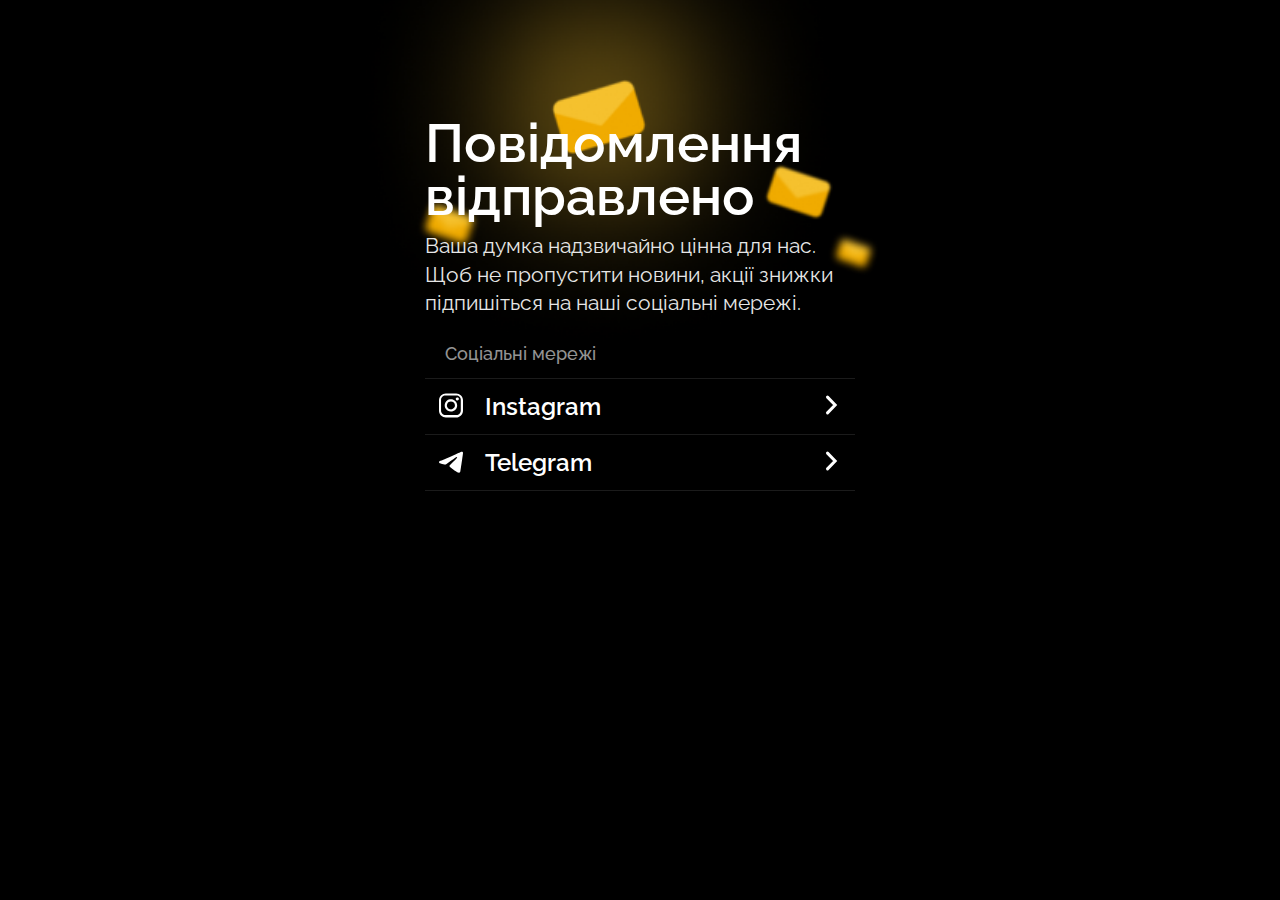
<file: rating__thx__support.html>
<!DOCTYPE html>
<html lang="en">
  <head>
    <meta charset="UTF-8" />
    <meta name="viewport" content="width=device-width, initial-scale=1.0" />
    <title>My profile</title>

    <link rel="stylesheet" href="./module/swiper/swiper.min.css" />
    <link rel="stylesheet" href="css/messageIsSended.css" />

    <link rel="stylesheet" href="css/swiper.css" />
    <link rel="stylesheet" href="css/index.css" />
    <link rel="stylesheet" href="css/dark-theme.css" id="theme-change" />
  </head>

  <body>
    <!-- <div id="canvas"></div> -->

    <main class="main">
      <header class="header">
        <button class="header-button header-voice-button active">
          <svg
            xmlns="http://www.w3.org/2000/svg"
            width="25"
            height="25"
            viewBox="0 0 25 25"
            fill="none"
          >
            <path
              d="M10.2402 23.1H14.5825M4.06067 17.8938C4.06066 17.2191 4.36407 16.663 4.99641 15.9151C6.04835 14.6709 6.81644 14.0641 6.81644 12.4363C6.81644 6.19571 9.28399 5.08301 12.3279 5.08301C15.3717 5.08301 17.8393 5.92508 17.8393 12.4363C17.8393 14.0641 18.6074 14.6709 19.6593 15.9151C20.2916 16.663 20.5951 17.2191 20.595 17.8938C20.595 19.2686 19.3424 19.5603 18.2151 19.5603H6.44061C5.31327 19.5603 4.06068 19.2686 4.06067 17.8938Z"
              stroke="white"
              stroke-width="3.00625"
              stroke-linecap="round"
            />
            <path
              d="M1.5459 7.25638C1.5459 5.03654 2.7489 3.09767 4.53852 2.05615"
              stroke="white"
              stroke-width="3.00625"
              stroke-linecap="round"
            />
            <path
              d="M22.5359 7.25638C22.5359 5.03654 21.3329 3.09767 19.5433 2.05615"
              stroke="white"
              stroke-width="3.00625"
              stroke-linecap="round"
            />
          </svg>
        </button>

        <button class="header-button header-voice-button-off">
          <svg
            xmlns="http://www.w3.org/2000/svg"
            width="25"
            height="25"
            viewBox="0 0 16 16"
            fill="none"
          >
            <path
              d="M4.27869 10.9085V6.09095C4.27869 5.53866 3.83097 5.09095 3.27869 5.09095H2C1.44772 5.09095 1 5.53866 1 6.09095V9.90846C1 10.4607 1.44772 10.9085 2 10.9085H4.27869ZM4.27869 10.9085L6.79616 12.705C7.45808 13.1774 8.37705 12.7042 8.37705 11.891V4.10866C8.37705 3.29548 7.45808 2.82231 6.79617 3.29467L4.69781 4.79212C4.4348 4.97981 4.27869 5.283 4.27869 5.60611L4.27869 10.9085ZM10.6284 10.1268L15 5.87264M15 10.1268L10.6284 5.87264"
              stroke="white"
              stroke-width="2"
            />
          </svg>
        </button>

        <a href="./timer-game.html" class="header-button header-logo">
          <svg
            xmlns="http://www.w3.org/2000/svg"
            width="149"
            height="16"
            viewBox="0 0 149 16"
            fill="none"
          >
            <path
              d="M0.846863 0.0625L8.42434 15.0938H14.4863L17.5173 8.17938L20.5483 15.0938H26.6103L33.8847 0.0625H29.0351L23.5793 11.4863L19.0328 1.86625H16.0018L11.1522 11.4863L5.69645 0.0625H0.846863Z"
              fill="white"
            />
            <path
              fill-rule="evenodd"
              clip-rule="evenodd"
              d="M34.1878 5.47375C34.1878 2.4852 36.6304 0.0625 39.6436 0.0625H56.0109C59.0241 0.0625 61.4667 2.4852 61.4667 5.47375V9.6825C61.4667 12.6711 59.0241 15.0938 56.0109 15.0938H39.6436C36.6304 15.0938 34.1878 12.6711 34.1878 9.6825V5.47375ZM39.6436 4.8725H56.0109C56.3457 4.8725 56.6171 5.14169 56.6171 5.47375V9.6825C56.6171 10.0146 56.3457 10.2838 56.0109 10.2838H39.6436C39.3088 10.2838 39.0374 10.0146 39.0374 9.6825V5.47375C39.0374 5.14169 39.3088 4.8725 39.6436 4.8725Z"
              fill="white"
            />
            <path
              fill-rule="evenodd"
              clip-rule="evenodd"
              d="M92.989 0.0625V15.0938H113.6C116.613 15.0938 119.056 12.6711 119.056 9.6825V5.47375C119.056 2.4852 116.613 0.0625 113.6 0.0625H92.989ZM113.6 4.8725H97.8386V10.2838H113.6C113.935 10.2838 114.206 10.0146 114.206 9.6825V5.47375C114.206 5.14169 113.935 4.8725 113.6 4.8725Z"
              fill="white"
            />
            <path
              fill-rule="evenodd"
              clip-rule="evenodd"
              d="M86.1531 12.6694C88.626 12.4496 90.5643 10.3887 90.5643 7.87875V4.8725C90.5643 2.21601 88.393 0.0625 85.7147 0.0625H64.4977V15.0938H69.3473V12.6888H80.8651L82.9868 15.0938H88.7457L86.1531 12.6694ZM85.7147 4.8725H69.3473V7.87875H85.7147V4.8725Z"
              fill="white"
            />
            <path
              d="M124.511 9.6825L121.48 0.0625H125.724L127.429 5.47375L142.205 5.47375L143.91 0.0625H148.153L145.122 9.6825H137.242V15.0938H132.392V9.6825H124.511Z"
              fill="white"
            />
          </svg>
        </a>

        <button class="header-button header-theme-button active">
          <svg
            xmlns="http://www.w3.org/2000/svg"
            width="25"
            height="25"
            viewBox="0 0 25 25"
            fill="none"
          >
            <path
              d="M12.0562 4.92575V2.05615M12.0562 23.0999V20.2303M19.7085 12.578H22.5781M1.53436 12.578H4.40397M6.64526 7.16705L4.61615 5.13794M19.4963 20.0181L17.4672 17.989M17.4672 7.16705L19.4963 5.13794M4.61615 20.0181L6.64526 17.989M12.0562 16.4042C13.1244 16.4042 14.0291 16.0335 14.7704 15.2922C15.5117 14.5509 15.8824 13.6462 15.8824 12.578C15.8824 11.5099 15.5117 10.6052 14.7704 9.86386C14.0291 9.12255 13.1244 8.75189 12.0562 8.75189C10.9881 8.75189 10.0834 9.12255 9.34207 9.86386C8.60076 10.6052 8.2301 11.5099 8.2301 12.578C8.2301 13.6462 8.60076 14.5509 9.34207 15.2922C10.0834 16.0335 10.9881 16.4042 12.0562 16.4042Z"
              stroke="white"
              stroke-width="3.00625"
              stroke-linecap="round"
              stroke-linejoin="round"
            />
          </svg>
        </button>

        <button class="header-button header-theme-button-dark">
          <svg
            xmlns="http://www.w3.org/2000/svg"
            width="25"
            height="25"
            viewBox="0 0 17 16"
            fill="none"
          >
            <path
              d="M8.97274 15C10.5385 15 11.944 14.5685 13.1895 13.7056C14.1287 13.0549 14.8757 12.2548 15.4304 11.3056C15.6583 10.9157 15.2908 10.4761 14.8442 10.543C14.4883 10.5964 14.1325 10.6231 13.7766 10.6231C11.5882 10.6231 9.72446 9.8536 8.18543 8.31457C6.6464 6.77554 5.87689 4.91181 5.87689 2.72336C5.87689 2.36752 5.90358 2.01167 5.95695 1.65583C6.02394 1.20925 5.5843 0.841714 5.19442 1.06955C4.24516 1.62428 3.44514 2.37126 2.79438 3.3105C1.93146 4.55596 1.5 5.96155 1.5 7.52726C1.5 9.59116 2.22948 11.3526 3.68844 12.8116C5.14741 14.2705 6.90884 15 8.97274 15Z"
              stroke="white"
              stroke-width="2"
            />
          </svg>
        </button>
      </header>

      <div class="panel__banner-massage">
        <img src="images/message.png" alt="" />
      </div>

      <div class="container" style="max-width: 430px">
        <div class="rules rules-support">
          <div class="rating">
            <h1 class="rating__title rating__title-message">
              Повідомлення відправлено
            </h1>

            <p class="rules-list__subtitle">
              Ваша думка надзвичайно цінна для нас. Щоб не пропустити новини,
              акції знижки підпишіться на наші соціальні мережі.
            </p>

            <h3 class="rules-list__title">
              <p>Соціальні мережі</p>
            </h3>

            <ul class="rules-list" style="padding: 0">
              <li class="rules-list__item">
                <a
                  href="https://instagram.com"
                  target="_blank"
                  class="rules-list__link"
                >
                  <div class="rules-list__start">
                    <div class="rules-list__item-left">
                      <div class="rules-list__item-icon inst">
                        <svg
                          xmlns="http://www.w3.org/2000/svg"
                          width="24"
                          height="25"
                          viewBox="0 0 24 25"
                          fill="none"
                        >
                          <path
                            fill-rule="evenodd"
                            clip-rule="evenodd"
                            d="M17.1429 24.5H6.85714C5.03851 24.5 3.29437 23.7877 2.00841 22.5199C0.722442 21.252 0 19.5324 0 17.7394V7.26056C0 5.46755 0.722442 3.74797 2.00841 2.48012C3.29437 1.21227 5.03851 0.5 6.85714 0.5H17.1429C18.9615 0.5 20.7056 1.21227 21.9916 2.48012C23.2776 3.74797 24 5.46755 24 7.26056V17.7394C24 18.6272 23.8226 19.5064 23.478 20.3266C23.1334 21.1468 22.6283 21.8921 21.9916 22.5199C21.3548 23.1476 20.5989 23.6456 19.767 23.9854C18.935 24.3251 18.0433 24.5 17.1429 24.5V24.5ZM21.7714 6.75352C21.7714 5.63289 21.3199 4.55815 20.5162 3.76575C19.7124 2.97334 18.6224 2.52817 17.4857 2.52817H6.34286C5.20621 2.52817 4.11614 2.97334 3.31241 3.76575C2.50868 4.55815 2.05714 5.63289 2.05714 6.75352V17.7394C2.05714 18.8601 2.50868 19.9348 3.31241 20.7272C4.11614 21.5196 5.20621 21.9648 6.34286 21.9648H17.4857C18.6224 21.9648 19.7124 21.5196 20.5162 20.7272C21.3199 19.9348 21.7714 18.8601 21.7714 17.7394V6.75352ZM18.3429 7.42958C18.0377 7.42958 17.7394 7.34036 17.4857 7.17322C17.232 7.00608 17.0342 6.76851 16.9174 6.49056C16.8007 6.21261 16.7701 5.90676 16.8297 5.61169C16.8892 5.31662 17.0361 5.04558 17.2519 4.83285C17.4677 4.62012 17.7426 4.47524 18.0419 4.41655C18.3411 4.35786 18.6513 4.38798 18.9333 4.50311C19.2152 4.61824 19.4562 4.81321 19.6257 5.06336C19.7952 5.3135 19.8857 5.6076 19.8857 5.90845C19.8857 6.31188 19.7232 6.69878 19.4338 6.98405C19.1445 7.26931 18.752 7.42958 18.3429 7.42958ZM11.9143 18.5845C10.6767 18.5845 9.46698 18.2227 8.438 17.5448C7.40902 16.867 6.60703 15.9035 6.13345 14.7763C5.65986 13.649 5.53593 12.4086 5.77736 11.212C6.0188 10.0153 6.61473 8.91609 7.48981 8.05334C8.36488 7.19059 9.4798 6.60305 10.6936 6.36501C11.9073 6.12698 13.1654 6.24915 14.3088 6.71607C15.4521 7.18298 16.4294 7.97368 17.1169 8.98817C17.8044 10.0027 18.1714 11.1954 18.1714 12.4155C18.1714 14.0516 17.5122 15.6207 16.3388 16.7776C15.1653 17.9346 13.5738 18.5845 11.9143 18.5845V18.5845ZM11.9143 8.44366C11.1175 8.44366 10.3386 8.6766 9.67613 9.11303C9.01363 9.54946 8.49728 10.1698 8.19237 10.8955C7.88745 11.6213 7.80768 12.4199 7.96312 13.1904C8.11856 13.9608 8.50224 14.6685 9.06564 15.224C9.62905 15.7795 10.3469 16.1577 11.1284 16.311C11.9098 16.4643 12.7198 16.3856 13.4559 16.085C14.1921 15.7844 14.8213 15.2753 15.2639 14.6221C15.7066 13.969 15.9429 13.201 15.9429 12.4155C15.9429 11.3621 15.5184 10.3518 14.7629 9.60698C14.0074 8.86212 12.9827 8.44366 11.9143 8.44366V8.44366Z"
                            fill="white"
                            class="inst"
                          ></path>
                        </svg>
                      </div>

                      <div class="rules-list__item-title">
                        <p>Instagram</p>
                      </div>
                    </div>

                    <div class="rules-list__item-right">
                      <svg
                        xmlns="http://www.w3.org/2000/svg"
                        width="18"
                        height="20"
                        viewBox="0 0 18 20"
                        fill="none"
                      >
                        <path
                          d="M4.50003 17.875L12.1377 10L4.50003 2.125"
                          stroke="white"
                          stroke-width="3"
                          stroke-linecap="round"
                        ></path>
                      </svg>
                    </div>
                  </div>
                </a>
              </li>
              <li class="rules-list__item">
                <a
                  href="https://t.me/more_red"
                  target="_blank"
                  class="rules-list__link"
                >
                  <div class="rules-list__start">
                    <div class="rules-list__item-left">
                      <div class="rules-list__item-icon tele">
                        <svg
                          xmlns="http://www.w3.org/2000/svg"
                          width="24"
                          height="25"
                          viewBox="0 0 24 25"
                          fill="none"
                        >
                          <path
                            d="M1.47138 11.8633C1.47138 11.8633 12.086 7.25339 15.7674 5.63018C17.1786 4.98089 21.9643 2.90317 21.9643 2.90317C21.9643 2.90317 24.1732 1.99417 23.9891 4.20174C23.9277 5.11075 23.4369 8.29225 22.946 11.7335C22.2098 16.6031 21.4121 21.9273 21.4121 21.9273C21.4121 21.9273 21.2894 23.4207 20.2464 23.6804C19.2033 23.9401 17.4853 22.7714 17.1786 22.5116C16.9331 22.3169 12.5768 19.3951 10.9816 17.9666C10.5521 17.5771 10.0612 16.7979 11.0429 15.8889C13.2518 13.7463 15.8901 11.0842 17.4853 9.39604C18.2216 8.6169 18.9579 6.79889 15.8901 9.00647C11.5338 12.188 7.23886 15.1747 7.23886 15.1747C7.23886 15.1747 6.25716 15.824 4.41648 15.2396C2.57579 14.6553 0.428324 13.8761 0.428324 13.8761C0.428324 13.8761 -1.04422 12.9022 1.47138 11.8633Z"
                            fill="white"
                          ></path>
                        </svg>
                      </div>

                      <div class="rules-list__item-title">
                        <p>Telegram</p>
                      </div>
                    </div>

                    <div class="rules-list__item-right">
                      <svg
                        xmlns="http://www.w3.org/2000/svg"
                        width="18"
                        height="20"
                        viewBox="0 0 18 20"
                        fill="none"
                      >
                        <path
                          d="M4.50003 17.875L12.1377 10L4.50003 2.125"
                          stroke="white"
                          stroke-width="3"
                          stroke-linecap="round"
                        ></path>
                      </svg>
                    </div>
                  </div>
                </a>
              </li>
            </ul>
          </div>
        </div>
      </div>

      <div class="menu-list">
        <ul class="menu-list-body list-reset">
          <li class="menu-list-body__item">
            <a href="timer-game.html" class="menu-list-body__item-link">
              <div class="menu-list-body__item-icon">
                <svg
                  xmlns="http://www.w3.org/2000/svg"
                  width="25"
                  height="25"
                  viewBox="0 0 13 16"
                  fill="none"
                >
                  <path
                    d="M4.16678 1H8.83344M6.50011 10.3333V5.66667M10.3501 5.70556C11.4131 6.76852 11.9446 8.05185 11.9446 9.55556C11.9446 11.0593 11.4131 12.3426 10.3501 13.4056C9.28715 14.4685 8.00381 15 6.50011 15C4.9964 15 3.71307 14.4685 2.65011 13.4056C1.58715 12.3426 1.05566 11.0593 1.05566 9.55556C1.05566 8.05185 1.58715 6.76852 2.65011 5.70556C3.71307 4.64259 4.9964 4.11111 6.50011 4.11111C8.00381 4.11111 9.28715 4.64259 10.3501 5.70556ZM10.3501 5.70556L11.9446 4.11111"
                    stroke="white"
                  />
                </svg>
              </div>

              <p>Таймер</p>
            </a>
          </li>

          <li class="menu-list-body__item">
            <a href="./gamer-panel.html" class="menu-list-body__item-link">
              <div class="menu-list-body__item-icon">
                <svg
                  xmlns="http://www.w3.org/2000/svg"
                  width="25"
                  height="25"
                  viewBox="0 0 25 25"
                  fill="none"
                >
                  <circle
                    cx="12.2873"
                    cy="12.3468"
                    r="10.7086"
                    stroke="white"
                    stroke-width="1.50313"
                  />
                  <circle
                    cx="12.2873"
                    cy="10.6245"
                    r="3.833"
                    stroke="white"
                    stroke-width="1.50313"
                  />
                  <path
                    d="M19.099 21.2691C19.099 17.5072 16.0494 14.4575 12.2874 14.4575C8.52553 14.4575 5.47589 17.5072 5.47589 21.2691"
                    stroke="white"
                    stroke-width="1.50313"
                  />
                </svg>
              </div>

              <p>Команди</p>
            </a>
          </li>

          <li class="menu-list-body__item">
            <a
              href="./rules-game.html"
              class="menu-list-body__item-link active"
            >
              <svg
                xmlns="http://www.w3.org/2000/svg"
                width="25"
                height="25"
                viewBox="0 0 25 25"
                fill="none"
              >
                <path
                  d="M7.36409 7.9251H17.886M7.36409 12.4345H12.625M8.01397 19.5699L11.8793 21.7786C12.3414 22.0427 12.9087 22.0427 13.3708 21.7786L17.2361 19.5699C17.6454 19.336 18.1407 19.3077 18.5739 19.4934L21.0517 20.5553C22.0435 20.9804 23.1469 20.2528 23.1469 19.1737V3.41572C23.1469 2.58557 22.4739 1.9126 21.6438 1.9126H3.60627C2.77612 1.9126 2.10315 2.58557 2.10315 3.41572V19.1737C2.10315 20.2528 3.20652 20.9804 4.19839 20.5553L6.6761 19.4934C7.10938 19.3077 7.60468 19.336 8.01397 19.5699Z"
                  stroke="white"
                  stroke-width="1.50313"
                />
              </svg>

              <p>Правила</p>
            </a>
          </li>

          <li class="menu-list-body__item">
            <a href="./info.html" class="menu-list-body__item-link">
              <div class="menu-list-body__item-icon">
                <svg
                  xmlns="http://www.w3.org/2000/svg"
                  width="25"
                  height="25"
                  viewBox="0 0 25 25"
                  fill="white"
                >
                  <path
                    d="M2.40137 2.10596V1.35439C1.98629 1.35439 1.6498 1.69088 1.6498 2.10596H2.40137ZM23.4451 2.10596H24.1967C24.1967 1.69088 23.8602 1.35439 23.4451 1.35439V2.10596ZM23.4451 17.6603V18.4118C23.8602 18.4118 24.1967 18.0754 24.1967 17.6603H23.4451ZM6.94213 17.6603V16.9087C6.777 16.9087 6.61646 16.9631 6.48533 17.0635L6.94213 17.6603ZM2.40137 21.1358H1.6498V22.6575L2.85817 21.7326L2.40137 21.1358ZM2.40137 2.85752H23.4451V1.35439H2.40137V2.85752ZM22.6936 2.10596V17.6603H24.1967V2.10596H22.6936ZM23.4451 16.9087H6.94213V18.4118H23.4451V16.9087ZM6.48533 17.0635L1.94457 20.539L2.85817 21.7326L7.39894 18.2571L6.48533 17.0635ZM3.15293 21.1358V2.10596H1.6498V21.1358H3.15293Z"
                    fill="white"
                  />
                </svg>
              </div>

              <p>Інформація</p>
            </a>
          </li>
        </ul>
      </div>
    </main>

    <script defer src="./js/rec.js"></script>
  </body>
</html>
</file>
<file: css/index.css>
@charset "UTF-8";
@import url("https://fonts.googleapis.com/css2?family=Golos+Text&family=Inter:wght@800&family=Raleway:ital,wght@0,500;0,600;0,700;0,800;1,400&display=swap");
* {
  -webkit-transition: 0.2s ease-in-out;
  transition: 0.2s ease-in-out;
  color: #fff;
}

html,
body {
  padding: 0;
  margin: 0;
  -webkit-box-sizing: border-box;
          box-sizing: border-box;
  font-family: var(--fw-Raleway);
}

a {
  text-decoration: none;
  color: inherit;
}

ul,
li {
  padding: 0;
  margin: 0;
}

h1,
h2,
h3,
h4,
h5,
h6,
span,
p,
a {
  padding: 0;
  margin: 0;
  line-height: 1;
}

button,
input {
  padding: 0;
  margin: 0;
  line-height: 1;
  background-color: none;
  border: none;
  outline: none;
  background-color: transparent;
}

button {
  cursor: pointer;
}

:root {
  --color-white: #ffffff;
  --color-black: #000000;
  --color-darkgray: #1b1b1b;
  --color-peach: #ff927a;
  --color-red: #ff2f2f;
  --color-limegreen: #aefb30;
  --color-limegreenAnimate: #9aed15;
  --color-goldenrod: #f5c12e;
  --color-gray: #9f9f9f;
  --gray_bg: rgba(241, 241, 241, 0.2);
  --gray_bgLight: #f1f1f1;
  --green: #89cb1e;
  --fs-36: clamp(1.5rem, 1.35rem + 0.75vw, 2.25rem);
  --fs-22: clamp(0.938rem, 0.85rem + 0.44vw, 1.375rem);
  --fs-18: clamp(0.75rem, 0.675rem + 0.38vw, 1.125rem);
  --fw-Raleway: "Raleway", sans-serif;
  --fw-Golos: "Golos Text", sans-serif;
  --fw-Inter: "Inter", sans-serif;
}

.flex {
  display: -webkit-box;
  display: -ms-flexbox;
  display: flex;
}

.grid {
  display: -ms-grid;
  display: grid;
}

.container {
  display: -webkit-box;
  display: -ms-flexbox;
  display: flex;
  height: 100%;
  max-width: 450px;
  margin: 0 auto;
}

.list-reset {
  padding: 0;
  margin: 0;
  list-style: none;
}

main {
  width: 100%;
}

body {
  padding: 40px;
}
@media screen and (max-width: 440px) {
  body {
    padding: 10px;
  }
}

.header {
  display: -webkit-box;
  display: -ms-flexbox;
  display: flex;
  -webkit-box-pack: justify;
      -ms-flex-pack: justify;
          justify-content: space-between;
  -webkit-box-align: center;
      -ms-flex-align: center;
          align-items: center;
  width: 100%;
  padding-bottom: 10px;
  position: relative;
  top: -100%;
  -webkit-animation: menuAnimation 1s ease-out forwards;
          animation: menuAnimation 1s ease-out forwards;
}
@-webkit-keyframes menuAnimation {
  0% {
    top: -100%;
  }
  100% {
    top: 0;
  }
}
@keyframes menuAnimation {
  0% {
    top: -100%;
  }
  100% {
    top: 0;
  }
}
.header.active {
  -webkit-transform: translateY(-120px);
          transform: translateY(-120px);
}
@media screen and (max-width: 440px) {
  .header {
    padding: 0 0 15px 0;
  }
}
.header-button {
  background-color: transparent;
}
.header-button svg path {
  stroke: var(--color-white);
  fill: var(--color-white);
}
.header-voice-button {
  opacity: 0.5;
  -webkit-transition: none !important;
  transition: none !important;
  visibility: hidden;
  opacity: 0;
  pointer-events: none;
}
.header-voice-button.active {
  visibility: visible;
  opacity: 0.5;
  pointer-events: all;
}
.header-voice-button-off {
  opacity: 0.5;
  -webkit-transition: none !important;
  transition: none !important;
  position: absolute;
  left: 0;
  top: 0;
  visibility: hidden;
  opacity: 0;
  pointer-events: none;
}
.header-voice-button-off.active {
  visibility: visible;
  opacity: 0.5;
  pointer-events: all;
}
.header-theme-button {
  opacity: 0.5;
  -webkit-transition: none !important;
  transition: none !important;
  visibility: hidden;
  opacity: 0;
  pointer-events: none;
}
.header-theme-button.active {
  visibility: visible;
  opacity: 0.5;
  pointer-events: all;
}
.header-theme-button-dark {
  opacity: 0.5;
  -webkit-transition: none !important;
  transition: none !important;
  position: absolute;
  right: 0;
  visibility: hidden;
  opacity: 0;
  pointer-events: none;
}
.header-theme-button-dark.active {
  visibility: visible;
  opacity: 0.5;
  pointer-events: all;
}

.menu-list {
  display: -webkit-box;
  display: -ms-flexbox;
  display: flex;
  max-width: 481px;
  -webkit-box-pack: justify;
      -ms-flex-pack: justify;
          justify-content: space-between;
  -webkit-box-align: start;
      -ms-flex-align: start;
          align-items: flex-start;
  border-radius: 20px;
  border: 1.503px solid var(--gray_bg);
  padding: 12px;
  margin: 0 auto;
  position: fixed;
  bottom: 40px;
  width: 100%;
  left: 50%;
  -webkit-transform: translateX(-50%);
          transform: translateX(-50%);
  background-color: #000;
  z-index: 10;
  bottom: -100%;
  -webkit-animation: menuaAnimetaion 1s ease-out forwards;
          animation: menuaAnimetaion 1s ease-out forwards;
}
@-webkit-keyframes menuaAnimetaion {
  0% {
    bottom: -100%;
  }
  100% {
    bottom: 30px;
  }
}
@keyframes menuaAnimetaion {
  0% {
    bottom: -100%;
  }
  100% {
    bottom: 30px;
  }
}
@media screen and (max-width: 440px) {
  .menu-list {
    /* Adjusting properties for smaller screens */
    border-left: 0;
    border-right: 0;
    border-bottom: 0;
    border-radius: 0;
    padding: 8px 20px;
    /* Redefine animation for smaller screens */
    -webkit-animation: menuaAnimetaionSmall 1s ease-out forwards;
            animation: menuaAnimetaionSmall 1s ease-out forwards;
  }
  @-webkit-keyframes menuaAnimetaionSmall {
    0% {
      bottom: -100%;
    }
    100% {
      bottom: 0;
    }
  }
  @keyframes menuaAnimetaionSmall {
    0% {
      bottom: -100%;
    }
    100% {
      bottom: 0;
    }
  }
}
.menu-list.active {
  -webkit-transform: translate(-50%, 220px);
          transform: translate(-50%, 220px);
}

.menu-list-body {
  display: -webkit-box;
  display: -ms-flexbox;
  display: flex;
  -webkit-box-align: end;
      -ms-flex-align: end;
          align-items: flex-end;
  -webkit-box-pack: justify;
      -ms-flex-pack: justify;
          justify-content: space-between;
  width: 100%;
  padding: 0 22px;
}
@media screen and (max-width: 375px) {
  .menu-list-body {
    padding: 0;
  }
}
.menu-list-body__item-link {
  width: 100%;
  display: -webkit-box;
  display: -ms-flexbox;
  display: flex;
  -webkit-box-orient: vertical;
  -webkit-box-direction: normal;
      -ms-flex-direction: column;
          flex-direction: column;
  -webkit-box-align: center;
      -ms-flex-align: center;
          align-items: center;
  gap: 7.5px;
  color: var(--color-white);
  text-align: center;
  font-family: var(--fw-Raleway);
  font-size: 15.031px;
  font-style: normal;
  font-weight: 500;
  line-height: normal;
}
.menu-list-body__item-link.active p {
  opacity: 1;
}
.menu-list-body__item-link p {
  opacity: 0.5;
}
.menu-list-body__item-link.active path {
  stroke: #aefb30;
  stroke-width: 2px;
}
.menu-list-body__item-link.active circle {
  stroke: #aefb30;
  stroke-width: 2px;
}
.menu-list-body__item-link path.active {
  stroke: #aefb30;
}
.menu-list-body__item-link circle.active {
  stroke: #aefb30;
}
.menu-list-body__item-link:hover p {
  opacity: 1;
}
.menu-list-body__item-link:hover path {
  stroke: #aefb30;
  stroke-width: 2px;
}
.menu-list-body__item-link:hover circle {
  stroke: #aefb30;
  stroke-width: 2px;
}

@media screen and (max-width: 440px) {
  .menu-list-body__item-link {
    font-size: 10px;
  }
  .menu-list-body__item-link svg {
    width: 16px;
    height: 16px;
  }
}
html,
body {
  width: 100%;
  height: 100vh;
  display: -webkit-box;
  display: -ms-flexbox;
  display: flex;
  -webkit-box-pack: center;
      -ms-flex-pack: center;
          justify-content: center;
  overflow: hidden;
  position: relative;
}

#canvas {
  width: 100vw;
  height: 100vh;
  position: absolute;
  left: 0;
  right: 0;
  bottom: 0;
  top: -80px;
  z-index: -1;
  display: -webkit-box;
  display: -ms-flexbox;
  display: flex;
  -webkit-box-pack: center;
      -ms-flex-pack: center;
          justify-content: center;
  -webkit-box-align: center;
      -ms-flex-align: center;
          align-items: center;
}

.value-action {
  display: -webkit-box;
  display: -ms-flexbox;
  display: flex;
  -webkit-box-pack: center;
      -ms-flex-pack: center;
          justify-content: center;
  -webkit-box-align: center;
      -ms-flex-align: center;
          align-items: center;
  -webkit-box-orient: vertical;
  -webkit-box-direction: normal;
      -ms-flex-direction: column;
          flex-direction: column;
}
.value-action__buttons {
  width: 53.818px;
  height: 101.485px;
  -ms-flex-negative: 0;
      flex-shrink: 0;
  border-radius: 66.119px;
  background: rgba(46, 46, 46, 0.8);
  display: -webkit-box;
  display: -ms-flexbox;
  display: flex;
  -webkit-box-pack: center;
      -ms-flex-pack: center;
          justify-content: center;
  -webkit-box-align: center;
      -ms-flex-align: center;
          align-items: center;
  -webkit-box-orient: vertical;
  -webkit-box-direction: normal;
      -ms-flex-direction: column;
          flex-direction: column;
  gap: 9px;
}
.value-action__buttons-plus.active {
  -webkit-animation: valueButton 1.4s ease infinite;
          animation: valueButton 1.4s ease infinite;
}
.value-action__buttons-minus.active {
  -webkit-animation: valueButton 1.4s ease infinite;
          animation: valueButton 1.4s ease infinite;
}
.value-action__buttons-subtitle {
  color: var(--color-white);
  font-family: var(--fw-Raleway);
  text-align: center;
  font-size: 13.101px;
  font-weight: 800;
  line-height: 16.376px;
  /* 125% */
  margin: 6px 0 10px 0;
}

.value-button {
  width: 38.441px;
  height: 38.441px;
  border-radius: 89.184px;
  font-size: 24px;
  color: var(--color-white);
  background-color: var(--color-white);
  border: 0.769px solid var(--color-white);
  background-color: transparent;
  opacity: 1;
  display: -webkit-box;
  display: -ms-flexbox;
  display: flex;
  -webkit-box-pack: center;
      -ms-flex-pack: center;
          justify-content: center;
  -webkit-box-align: center;
      -ms-flex-align: center;
          align-items: center;
  opacity: 0.3;
}
.value-button path {
  stroke: #fff;
  opacity: 1;
}
.value-button:hover {
  opacity: 1;
  -ms-flex-negative: 0;
      flex-shrink: 0;
  border-radius: 89.184px;
  background: var(--color-white);
  color: var(--color-black);
}
.value-button:hover path {
  stroke: #000;
  opacity: 1;
}
.value-button.active {
  opacity: 1;
  background: var(--color-white);
  color: var(--color-black);
}
.value-button.active path {
  stroke: #000;
  opacity: 1;
}

.welcome {
  text-align: center;
  display: -webkit-box;
  display: -ms-flexbox;
  display: flex;
  -webkit-box-orient: vertical;
  -webkit-box-direction: normal;
      -ms-flex-direction: column;
          flex-direction: column;
  -webkit-box-pack: center;
      -ms-flex-pack: center;
          justify-content: center;
  -webkit-box-align: center;
      -ms-flex-align: center;
          align-items: center;
  position: relative;
}
.welcome-info-text {
  color: var(--color-limegreen);
  font-family: var(--fw-Raleway);
  text-align: center;
  font-size: 12px;
  font-style: normal;
  font-weight: 400;
  line-height: normal;
  width: 210px;
  padding: 18px 0 0 0;
  visibility: hidden;
  opacity: 0;
  pointer-events: none;
  position: absolute;
  bottom: -20%;
}
.welcome-info-text.active {
  visibility: visible;
  opacity: 1;
  pointer-events: all;
}
.welcome-info-text:hover {
  color: var(--color-limegreenAnimate);
}
.welcome__title {
  width: 330.849px;
  color: var(--color-white);
  text-align: center;
  font-family: var(--fw-Raleway);
  font-size: var(--fs-36);
  font-weight: 800;
  line-height: 155%;
  /* 125% */
  display: -webkit-box;
  display: -ms-flexbox;
  display: flex;
  -webkit-box-pack: center;
      -ms-flex-pack: center;
          justify-content: center;
  -webkit-box-align: center;
      -ms-flex-align: center;
          align-items: center;
  -webkit-box-orient: vertical;
  -webkit-box-direction: normal;
      -ms-flex-direction: column;
          flex-direction: column;
}
.welcome__logo {
  width: 330.849px;
  color: var(--color-white);
  text-align: center;
  font-family: var(--fw-Raleway);
  font-size: var(--fs-36);
  font-weight: 800;
  line-height: 155%;
  /* 125% */
}
.welcome__subtitle {
  width: 400px !important;
  margin: 12px 0 28px 0;
  color: var(--color-white);
  text-align: center;
  font-family: var(--fw-Raleway);
  font-size: var(--fs-18);
  font-weight: 600;
  line-height: 135%;
  /* 150% */
}
@media screen and (max-width: 1280px) {
  .welcome__subtitle {
    width: 40% !important;
  }
}
@media screen and (max-width: 440px) {
  .welcome__subtitle {
    width: 280px !important;
  }
}
@-webkit-keyframes valueButton {
  0% {
    -webkit-transform: scale(1);
            transform: scale(1);
  }
  20% {
    -webkit-transform: scale(1);
            transform: scale(1);
  }
  25% {
    -webkit-transform: scale(1);
            transform: scale(1);
  }
  30% {
    -webkit-transform: scale(1);
            transform: scale(1);
  }
  40% {
    -webkit-transform: scale(1.1);
            transform: scale(1.1);
  }
  60% {
    -webkit-transform: scale(1.1);
            transform: scale(1.1);
  }
  80% {
    -webkit-transform: scale(1.1);
            transform: scale(1.1);
  }
  100% {
    -webkit-transform: scale(1);
            transform: scale(1);
  }
}
@keyframes valueButton {
  0% {
    -webkit-transform: scale(1);
            transform: scale(1);
  }
  20% {
    -webkit-transform: scale(1);
            transform: scale(1);
  }
  25% {
    -webkit-transform: scale(1);
            transform: scale(1);
  }
  30% {
    -webkit-transform: scale(1);
            transform: scale(1);
  }
  40% {
    -webkit-transform: scale(1.1);
            transform: scale(1.1);
  }
  60% {
    -webkit-transform: scale(1.1);
            transform: scale(1.1);
  }
  80% {
    -webkit-transform: scale(1.1);
            transform: scale(1.1);
  }
  100% {
    -webkit-transform: scale(1);
            transform: scale(1);
  }
}
:root {
  --size-default: 22px;
  --size-sm: 16px;
  --color-green: #58dd93;
  --color-black: #000;
}

@property --angle {
  syntax: "<angle>";
  initial-value: 0deg;
  inherits: false;
}
@property --glowColor {
  syntax: "<color>";
  initial-value: #58dd93;
}
@-webkit-keyframes rotate {
  0% {
    --angle: 0deg;
    --glowColor: var(--color-green);
  }
  100% {
    --angle: 360deg;
    --glowColor: var(--color-green);
  }
}
@keyframes rotate {
  0% {
    --angle: 0deg;
    --glowColor: var(--color-green);
  }
  100% {
    --angle: 360deg;
    --glowColor: var(--color-green);
  }
}
* {
  -webkit-box-sizing: border-box;
          box-sizing: border-box;
}

.btn {
  display: -webkit-box;
  display: -ms-flexbox;
  display: flex;
  -webkit-box-align: center;
      -ms-flex-align: center;
          align-items: center;
  -webkit-box-pack: center;
      -ms-flex-pack: center;
          justify-content: center;
  border-radius: 100px;
  border: none;
  background: none;
  position: relative;
  padding: 1px;
  text-decoration: none;
  -webkit-transition: all 0.18s ease-in-out;
  transition: all 0.18s ease-in-out;
  -webkit-transform: translate3d(0, 0, 0);
          transform: translate3d(0, 0, 0);
}
.btn:after, .btn:before {
  content: "";
  display: block;
  position: absolute;
  top: 0;
  left: 0;
  width: 100%;
  height: 100%;
  border-radius: 101.5px;
  background-size: 100% 100%;
  background-position: 0px 0px;
  background-image: conic-gradient(from var(--angle) at 50% 50%, rgba(0, 0, 0, 0) 0%, rgba(0, 0, 0, 0) 33%, var(--color-limegreenAnimate) 50%, rgba(0, 0, 0, 0) 66%, rgba(0, 0, 0, 0) 100%);
  -webkit-animation: rotate 2s infinite linear;
          animation: rotate 2s infinite linear;
}
.btn:before {
  -webkit-animation: rotate 2s infinite linear;
          animation: rotate 2s infinite linear;
  -webkit-filter: blur(20px);
          filter: blur(20px);
}
.btn .btnInner {
  color: var(--color-black);
  background: var(--color-limegreen);
  font-size: var(--fs-22);
  position: relative;
  display: -webkit-box;
  display: -ms-flexbox;
  display: flex;
  -webkit-box-orient: vertical;
  -webkit-box-direction: normal;
      -ms-flex-direction: column;
          flex-direction: column;
  width: 100%;
  border-radius: 100px;
  font-weight: 700;
  z-index: 1;
  -webkit-transition: all 0.18s ease;
  transition: all 0.18s ease;
  -webkit-backdrop-filter: blur(40px);
          backdrop-filter: blur(40px);
  padding: 22.558px 60.154px;
  -webkit-backface-visibility: hidden;
          backface-visibility: hidden;
}
.btn:hover .btnInner {
  background: var(--color-limegreenAnimate);
  color: #000;
}
.btn:active {
  -webkit-transform: scale(0.95);
          transform: scale(0.95);
}

@media screen and (max-width: 440px) {
  .btnInner {
    font-size: 15px;
    padding: 18px 40px !important;
  }
  .welcome__subtitle {
    width: 315px;
    line-height: 18px;
    /* 150% */
  }
  .value-button {
    width: 25px;
    height: 25px;
  }
  .value-button svg {
    width: 10px;
    height: 10px;
  }
  .value-action__buttons {
    width: 35.787px;
    height: 67.483px;
    gap: 6px;
  }
}
.welcome__title {
  line-height: 34px;
}
.welcome__subtitle {
  width: 400px;
  line-height: 135%;
}
.welcome-info-skip {
  color: var(--color-white);
  text-align: center;
  font-family: var(--fw-Raleway);
  font-size: 15px;
  font-style: normal;
  font-weight: 700;
  line-height: normal;
  text-decoration: underline;
  margin: 21px 0 0 0;
}

.slider {
  width: 200px;
  padding: 34px;
}
.slider-wrapper {
  display: -webkit-box;
  display: -ms-flexbox;
  display: flex;
  -webkit-box-align: center;
      -ms-flex-align: center;
          align-items: center;
}
.slider-slide {
  display: -webkit-box;
  display: -ms-flexbox;
  display: flex;
  -webkit-box-pack: center;
      -ms-flex-pack: center;
          justify-content: center;
  -webkit-box-align: center;
      -ms-flex-align: center;
          align-items: center;
  -webkit-transition: 0.2s ease-in-out;
  transition: 0.2s ease-in-out;
  opacity: 0;
}
.slider .swiper-slide-active {
  -webkit-transform: scale(1.5);
          transform: scale(1.5);
  opacity: 1;
}

.swiper-slide-prev {
  opacity: 1;
}

.swiper-slide-next {
  opacity: 1;
}

@media screen and (max-width: 768px) {
  .welcome-subtitle {
    width: 280px;
  }
}
.timer-game .swiper {
  overflow: visible;
}
/* Стили для полосы прокрутки внутри .slider-timer */
.slider-timer::-webkit-scrollbar {
  width: 12px;
  /* Ширина полосы прокрутки */
}

.slider-timer::-webkit-scrollbar-thumb {
  background-color: transparent;
  /* Цвет thumb (бегунка) */
}

.slider-timer::-webkit-scrollbar-track {
  background-color: transparent;
  /* Цвет трека (фона) */
}

/* Стили, которые будут применяться при наведении на .slider-timer */
.slider-timer:hover::-webkit-scrollbar-thumb {
  background-color: initial;
  /* Возвращаем исходный цвет thumb при наведении */
}

.body-timer {
  padding: 40px;
  display: block;
  overflow: hidden;
}

.slider-timer-wrapper {
  height: 140px;
}

.slider-timer {
  width: 435px;
  -webkit-transition: 0.4s ease-in-out;
  transition: 0.4s ease-in-out;
  overflow-y: hidden !important;
  margin-top: 2.1vw;
}
@media (max-width: 1640px) {
  .slider-timer {
    margin-top: 1.4vw;
  }
}
.slider-timer .swiper-slide-prev {
  opacity: 0.5;
  -webkit-transition: 0.8s ease-in-out !important;
  transition: 0.8s ease-in-out !important;
}
.slider-timer .swiper-slide-prev.active {
  -webkit-transform: translateX(-100%);
          transform: translateX(-100%);
  opacity: 0;
}
.slider-timer .swiper-slide-next {
  opacity: 0.5;
  -webkit-transition: 0.8s ease-in-out !important;
  transition: 0.8s ease-in-out !important;
}
.slider-timer .swiper-slide-next.active {
  -webkit-transform: translateX(100%);
          transform: translateX(100%);
  opacity: 0;
}
.slider-timer .swiper-slide-active {
  -webkit-transform: scale(1.2);
          transform: scale(1.2);
  opacity: 1;
}
.slider-timer .swiper-slide-active .slider-timer-slide__list-play {
  opacity: 1;
}
.slider-timer-slide {
  display: -webkit-box;
  display: -ms-flexbox;
  display: flex;
  -webkit-box-orient: vertical;
  -webkit-box-direction: normal;
      -ms-flex-direction: column;
          flex-direction: column;
  -webkit-box-align: center;
      -ms-flex-align: center;
          align-items: center;
  -webkit-box-pack: center;
      -ms-flex-pack: center;
          justify-content: center;
  text-align: center;
  height: 120px;
}
.slider-timer-slide__list {
  display: -webkit-box;
  display: -ms-flexbox;
  display: flex;
  -webkit-box-orient: vertical;
  -webkit-box-direction: normal;
      -ms-flex-direction: column;
          flex-direction: column;
  -webkit-box-align: center;
      -ms-flex-align: center;
          align-items: center;
  -webkit-box-pack: center;
      -ms-flex-pack: center;
          justify-content: center;
  gap: 10px;
}
.slider-timer-slide__list-play {
  color: var(--color-white);
  text-align: center;
  font-family: var(--fw-Raleway);
  font-size: 18.038px;
  font-style: normal;
  font-weight: 500;
  line-height: normal;
  opacity: 0.6;
  opacity: 0;
}
.slider-timer-slide__list-name {
  color: var(--color-limegreen);
  text-align: center;
  font-family: var(--fw-Raleway);
  font-size: 30.063px;
  font-style: normal;
  font-weight: 700;
  line-height: normal;
}
.slider-timer-slide__list-name.active {
  color: red;
}
.slider-timer-slide__list-teamName {
  color: var(--color-white);
  text-align: center;
  text-overflow: ellipsis;
  font-family: var(--fw-Raleway);
  font-size: 18.038px;
  font-style: normal;
  font-weight: 500;
  line-height: normal;
}

@media (max-width: 440px) {
  .slider-timer-slide__list {
    gap: 6px;
  }
  .slider-timer-slide__list-play {
    font-size: 12px;
  }
  .slider-timer-slide__list-name {
    font-size: 20.063px;
  }
  .slider-timer-slide__list-teamName {
    font-size: 12px;
  }
  .slider-timer {
    width: 100%;
    margin-top: -2.6vw;
  }
  .body-timer {
    padding: 15px;
  }
}
@media (max-width: 375px) {
  .slider-timer {
    margin-top: -2.6vw;
  }
}
/* TIMER-ANIMATION */
.circles {
  height: 280px;
  width: 280px;
  position: absolute;
  margin: 0 auto;
  top: 50%;
  left: 50%;
  -webkit-transform: translate3D(-50%, -50%, 0);
          transform: translate3D(-50%, -50%, 0);
}
@media (max-width: 440px) {
  .circles {
    width: 195px;
    height: 195px;
  }
}

.circle {
  -webkit-box-sizing: border-box;
          box-sizing: border-box;
  position: absolute;
  width: 100%;
  height: 100%;
  border: 2.5vmin solid transparent;
  border-radius: 115% 140% 145% 110%/125% 140% 110% 125%;
  mix-blend-mode: screen;
}
.circle:nth-child(1) {
  border-color: #db4437;
  -webkit-transform-origin: 50% 50%;
          transform-origin: 50% 50%;
  -webkit-animation: spin1 5.5s linear infinite;
          animation: spin1 5.5s linear infinite;
}
.circle:nth-child(2) {
  border-color: #f4b400;
  -webkit-transform-origin: 50% 50%;
          transform-origin: 50% 50%;
  -webkit-animation: spin2 5.5s linear infinite;
          animation: spin2 5.5s linear infinite;
}
.circle:nth-child(3) {
  border-color: #4285f4;
  -webkit-transform-origin: 50% 50%;
          transform-origin: 50% 50%;
  -webkit-animation: spin3 5.5s linear infinite;
          animation: spin3 5.5s linear infinite;
}
.circle:nth-child(4) {
  border-color: #0f9d58;
  -webkit-transform-origin: 50% 50%;
          transform-origin: 50% 50%;
  -webkit-animation: spin4 5.5s linear infinite;
          animation: spin4 5.5s linear infinite;
}

@-webkit-keyframes spin1 {
  0% {
    -webkit-transform: rotate(0);
            transform: rotate(0);
  }
  100% {
    -webkit-transform: rotate(360deg);
            transform: rotate(360deg);
  }
}

@keyframes spin1 {
  0% {
    -webkit-transform: rotate(0);
            transform: rotate(0);
  }
  100% {
    -webkit-transform: rotate(360deg);
            transform: rotate(360deg);
  }
}
@-webkit-keyframes spin2 {
  0% {
    -webkit-transform: rotate(72deg);
            transform: rotate(72deg);
  }
  100% {
    -webkit-transform: rotate(-288deg);
            transform: rotate(-288deg);
  }
}
@keyframes spin2 {
  0% {
    -webkit-transform: rotate(72deg);
            transform: rotate(72deg);
  }
  100% {
    -webkit-transform: rotate(-288deg);
            transform: rotate(-288deg);
  }
}
@-webkit-keyframes spin3 {
  0% {
    -webkit-transform: rotate(-144deg);
            transform: rotate(-144deg);
  }
  100% {
    -webkit-transform: rotate(216deg);
            transform: rotate(216deg);
  }
}
@keyframes spin3 {
  0% {
    -webkit-transform: rotate(-144deg);
            transform: rotate(-144deg);
  }
  100% {
    -webkit-transform: rotate(216deg);
            transform: rotate(216deg);
  }
}
@-webkit-keyframes spin4 {
  0% {
    -webkit-transform: rotate(216deg);
            transform: rotate(216deg);
  }
  100% {
    -webkit-transform: rotate(-144deg);
            transform: rotate(-144deg);
  }
}
@keyframes spin4 {
  0% {
    -webkit-transform: rotate(216deg);
            transform: rotate(216deg);
  }
  100% {
    -webkit-transform: rotate(-144deg);
            transform: rotate(-144deg);
  }
}
.warning {
  color: white;
  font-family: sans-serif;
  text-align: center;
  display: inline-block;
  padding: 50%;
  width: 80%;
  top: 50%;
  left: 50%;
  position: absolute;
  -webkit-transform: translate3D(-50%, -50%, 0);
          transform: translate3D(-50%, -50%, 0);
}

@supports (mix-blend-mode: screen) {
  .warning {
    display: none;
  }
}
.body-game-bg {
  position: absolute;
  width: 100%;
  height: 100%;
  left: 0;
  right: 0;
  bottom: 0;
  top: 0;
  background-color: #1b1b1b;
  opacity: 0;
  visibility: hidden;
  pointer-events: none;
  z-index: 10;
}
.body-game-bg.active {
  opacity: 0.4;
  visibility: visible;
  pointer-events: all;
}

.panel {
  overflow-y: scroll;
  padding-bottom: 130px;
  position: relative;
  max-width: 434px;
  margin: 0 auto;
  max-height: 90%;
}
@media screen and (max-width: 440px) {
  .panel {
    overflow-y: scroll;
    padding-bottom: 130px;
  }
}

/* Для WebKit (Chrome, Safari) */
.panel::-webkit-scrollbar {
  width: 0;
}

.panel::-webkit-scrollbar-thumb {
  background-color: transparent;
  /* Прозрачный цвет для thumb WebKit */
}

/* Для Firefox */
.panel {
  scrollbar-width: thin;
  /* Тонкий скроллбар Firefox */
}

.panel::-moz-scrollbar-thumb {
  background-color: transparent;
  /* Прозрачный цвет для thumb Firefox */
}

.team-panel {
  -webkit-transform: translateY(-100%);
          transform: translateY(-100%);
  -webkit-animation: teamPanelAnimation 1.5s ease-out forwards;
          animation: teamPanelAnimation 1.5s ease-out forwards;
}
@-webkit-keyframes teamPanelAnimation {
  0% {
    -webkit-transform: translateY(-100%);
            transform: translateY(-100%);
  }
  100% {
    -webkit-transform: translateY(0);
            transform: translateY(0);
  }
}
@keyframes teamPanelAnimation {
  0% {
    -webkit-transform: translateY(-100%);
            transform: translateY(-100%);
  }
  100% {
    -webkit-transform: translateY(0);
            transform: translateY(0);
  }
}
@media screen and (max-width: 440px) {
  .team-panel {
    padding-bottom: 120px;
  }
}
.team-panel-header {
  display: -webkit-box;
  display: -ms-flexbox;
  display: flex;
  -webkit-box-align: center;
      -ms-flex-align: center;
          align-items: center;
  -webkit-box-pack: justify;
      -ms-flex-pack: justify;
          justify-content: space-between;
  padding-bottom: 16px;
  position: relative;
}
.team-panel-header_save {
  display: none;
}
.team-panel-header::after {
  position: absolute;
  content: "";
  bottom: 0;
  left: 0;
  right: 0;
  height: 1px;
  width: 100%;
  border-top: 1px solid var(--gray_bg);
}
.team-panel-header_left-team {
  color: var(--color-white);
  font-family: var(--fw-Raleway);
  font-size: 11px;
  font-style: normal;
  font-weight: 500;
  line-height: normal;
  opacity: 0.5;
}
.team-panel-header_left-teamTitle {
  overflow: hidden;
  color: var(--color-whiyte);
  text-overflow: ellipsis;
  font-family: var(--fw-Raleway);
  font-size: 18px;
  font-style: normal;
  font-weight: 700;
  line-height: normal;
  padding: 4px 0 0 0;
}
.team-panel-header_right button {
  display: -webkit-box;
  display: -ms-flexbox;
  display: flex;
  -webkit-box-align: center;
      -ms-flex-align: center;
          align-items: center;
  gap: 6px;
}
.team-panel-header_right-change {
  color: var(--color-limegreen);
}

.team-panel-gamers {
  max-width: 100%;
  margin: 0 auto;
  margin-top: 22px;
  padding: 14px;
  border-radius: 10px;
  border: 1px solid var(--gray_bg);
}
@media (min-width: 440px) {
  .team-panel-gamers {
    max-width: 434px;
  }
}
.team-panel-gamers__title {
  color: var(--color-white);
  font-family: var(--fw-Raleway);
  font-size: 12px;
  font-style: normal;
  font-weight: 700;
  line-height: normal;
  padding: 15px 0 10px 0;
}
@media (max-width: 440px) {
  .team-panel-gamers__title {
    padding: 10px 0 8px 0;
  }
}
.team-panel-gamers__subtitle {
  color: var(--color-white);
  font-family: var(--fw-Raleway);
  font-size: 11px;
  font-style: normal;
  font-weight: 500;
  line-height: normal;
  padding-bottom: 10px;
  opacity: 0.5;
}

.team-blocks_list {
  display: -webkit-box;
  display: -ms-flexbox;
  display: flex;
  -webkit-box-orient: vertical;
  -webkit-box-direction: normal;
      -ms-flex-direction: column;
          flex-direction: column;
  gap: 10px;
}
.team-blocks_list-user {
  cursor: pointer;
  display: -webkit-box;
  display: -ms-flexbox;
  display: flex;
  padding: 10px 14px 10px 10px;
  -webkit-box-align: center;
      -ms-flex-align: center;
          align-items: center;
  gap: 10px;
  -ms-flex-item-align: stretch;
      -ms-grid-row-align: stretch;
      align-self: stretch;
  border-radius: 5px;
  background: var(--color-darkgray);
  display: flex;
  -webkit-box-pack: justify;
      -ms-flex-pack: justify;
          justify-content: space-between;
  align-items: center;
}
.team-blocks_list-name {
  color: var(--color-white);
  font-family: var(--fw-Raleway);
  font-size: 12px;
  font-style: normal;
  font-weight: 600;
  line-height: normal;
  display: -webkit-box;
  display: -ms-flexbox;
  display: flex;
  -webkit-box-align: center;
      -ms-flex-align: center;
          align-items: center;
  gap: 10px;
}
.team-blocks_list-name .icon-move {
  display: none;
}
.team-blocks_list-name.active .icon-move {
  display: block;
}
.team-blocks_list-cap {
  color: var(--color-gray9f9f9f);
  text-align: right;
  font-family: var(--fw-Raleway);
  font-size: 10px;
  font-style: normal;
  font-weight: 500;
  line-height: normal;
  opacity: 0.5;
}

.add-gamer-button {
  display: -webkit-box;
  display: -ms-flexbox;
  display: flex;
  -webkit-box-align: center;
      -ms-flex-align: center;
          align-items: center;
  gap: 6px;
  margin-top: 16px;
  margin-left: 10px;
}
@media (max-width: 440px) {
  .add-gamer-button {
    margin-top: 10px 0 2px 0;
  }
}
.add-gamer-button p {
  color: var(--color-limegreen);
  font-family: var(--fw-Raleway);
  font-size: 12px;
  font-style: normal;
  font-weight: 600;
  line-height: normal;
}

.panel_buttons {
  padding: 30px 0;
  background-color: var(--color-black);
  max-width: 450px;
  margin: 0 auto;
  display: -webkit-box;
  display: -ms-flexbox;
  display: flex;
  -webkit-box-align: center;
  -ms-flex-align: center;
  align-items: center;
  -webkit-box-pack: center;
  -ms-flex-pack: center;
  justify-content: center;
  gap: 10px;
  padding-bottom: 24px;
  position: fixed;
  width: 100%;
  left: 50%;
  -webkit-transform: translateX(-50%);
  transform: translateX(-50%);
  height: 80px;
  bottom: -200%;
  -webkit-animation: buttonstPanel 1.5s ease-in-out forwards;
  animation: buttonstPanel 1.5s ease-in-out forwards;
}
@-webkit-keyframes buttonstPanel {
  0% {
    bottom: -200%;
  }
  100% {
    bottom: 105px;
  }
}
@keyframes buttonstPanel {
  0% {
    bottom: -200%;
  }
  100% {
    bottom: 105px;
  }
}
@media (max-width: 440px) {
  .panel_buttons {
    padding: 10px;
    height: 70px;
  }
  @-webkit-keyframes buttonstPanel {
    0% {
      bottom: -200%;
    }
    100% {
      bottom: 9%;
    }
  }
  @keyframes buttonstPanel {
    0% {
      bottom: -200%;
    }
    100% {
      bottom: 9%;
    }
  }
}
.panel_buttons-save {
  display: -webkit-box;
  display: -ms-flexbox;
  display: flex;
  width: 168px;
  padding: 18px 60px;
  -webkit-box-pack: center;
      -ms-flex-pack: center;
          justify-content: center;
  -webkit-box-align: center;
      -ms-flex-align: center;
          align-items: center;
  gap: 15px;
  border-radius: 45px;
  background: var(--color-limegreen);
}
.panel_buttons-save p {
  color: var(--color-black);
  text-align: center;
  font-family: var(--fw-Raleway);
  font-size: 16.5px;
  font-style: normal;
  font-weight: 700;
  line-height: normal;
}
@media (max-width: 440px) {
  .panel_buttons-save p {
    font-size: 13px;
  }
}
@media screen and (max-width: 440px) {
  .panel_buttons-save {
    font-size: 13px;
    width: 40%;
    padding: 12px 40px;
    gap: 10px;
  }
}
.panel_buttons-icon p {
  color: var(--color-limegreen);
  text-align: center;
  font-family: var(--fw-Raleway);
  font-size: 19.5px;
  font-style: normal;
  font-weight: 700;
  line-height: normal;
}
@media (max-width: 440px) {
  .panel_buttons-icon svg {
    width: 16px;
  }
}
.panel_buttons-random {
  display: -webkit-box;
  display: -ms-flexbox;
  display: flex;
  width: 252px;
  height: 58.5px;
  padding: 18px 30px;
  -webkit-box-pack: center;
      -ms-flex-pack: center;
          justify-content: center;
  -webkit-box-align: center;
      -ms-flex-align: center;
          align-items: center;
  gap: 15px;
  border-radius: 45px;
  border: 1.5px solid var(--color-limegreen);
  text-align: center;
  font-family: var(--fw-Raleway);
  font-size: 16.5px;
  font-style: normal;
  font-weight: 700;
  line-height: normal;
}
.panel_buttons-random p {
  white-space: nowrap;
}
@media screen and (max-width: 440px) {
  .panel_buttons-random {
    font-size: 13px;
    width: 60%;
    height: 39px;
    padding: 12px 20px;
    gap: 10px;
  }
}
.panel_buttons-random p {
  color: var(--color-limegreen);
}

@media (min-width: 441px) {
  .team-panel-header_left-teamTitle {
    font-size: 18px;
  }
  .team-panel-gamers__subtitle {
    font-size: 16.5px;
  }
  .team-blocks_list-name {
    font-size: 18px;
  }
  .team-blocks_list-cap {
    font-size: 15px;
  }
  .team-blocks_list-cap svg {
    width: 18px;
    height: 18px;
    stroke: var(--color-black);
    opacity: 1;
  }
  .team-blocks_list-cap svg path {
    opacity: 1;
    stroke: var(--color-black);
  }
  .add-gamer-button p {
    font-size: 18px;
  }
  .add-gamer-button svg {
    height: 18px;
    width: 18px;
  }
}
#columns {
  list-style-type: none;
}

.column {
  width: 100%;
  text-align: center;
  cursor: move;
}

.column.dragElem {
  opacity: 0.4;
}

.column.over {
  border-top: 2px solid var(--green);
}

.editableText {
  cursor: default;
  pointer-events: none;
  border: none;
  outline: none;
}

.confirm-panel {
  border-radius: 10px;
  background: #1b1b1b;
  display: -webkit-box;
  display: -ms-flexbox;
  display: flex;
  width: 262px;
  height: 132px;
  padding: 14px;
  -webkit-box-orient: vertical;
  -webkit-box-direction: normal;
      -ms-flex-direction: column;
          flex-direction: column;
  -webkit-box-pack: center;
      -ms-flex-pack: center;
          justify-content: center;
  -webkit-box-align: center;
      -ms-flex-align: center;
          align-items: center;
  gap: 14px;
  position: absolute;
  left: 50%;
  top: 50%;
  -webkit-transform: translate(-50%, -50%);
          transform: translate(-50%, -50%);
  z-index: 100;
  visibility: hidden;
  pointer-events: none;
  opacity: 0;
}
.confirm-panel.active {
  visibility: visible;
  pointer-events: all;
  opacity: 1;
}
.confirm-panel__title {
  width: 210px;
  color: var(--color-white);
  text-align: center;
  font-family: var(--fw-Raleway);
  font-size: 14px;
  font-style: normal;
  font-weight: 600;
}
.confirm-panel__buttons {
  display: -webkit-box;
  display: -ms-flexbox;
  display: flex;
  gap: 10px;
  -webkit-box-align: center;
      -ms-flex-align: center;
          align-items: center;
}
.confirm-panel__buttons-btn {
  display: -webkit-box;
  display: -ms-flexbox;
  display: flex;
  width: 100px;
  padding: 12px 20px;
  -webkit-box-pack: center;
      -ms-flex-pack: center;
          justify-content: center;
  -webkit-box-align: center;
      -ms-flex-align: center;
          align-items: center;
  gap: 10px;
  border-radius: 30px;
  background: #aefb30;
  color: var(--color-black);
  text-align: center;
  font-family: var(--fw-Raleway);
  font-size: 13px;
  font-style: normal;
  font-weight: 700;
  line-height: normal;
}

.team-blocks_list-name span {
  outline: none;
  border: none;
}

.team-blocks_list-basket svg path {
  stroke: #fff;
  opacity: 0.5;
}

.rules {
  height: 90%;
  overflow-y: scroll;
  width: 100%;
  position: relative;
  padding-bottom: 50px;
}
@media screen and (max-width: 440px) {
  .rules {
    padding-bottom: 10px;
  }
}

.rules::-webkit-scrollbar {
  width: 0;
}

.rules::-webkit-scrollbar-thumb {
  background-color: transparent;
  /* Прозрачный цвет для thumb WebKit */
}

/* Для Firefox */
.rules {
  scrollbar-width: thin;
  /* Тонкий скроллбар Firefox */
}

.rules::-moz-scrollbar-thumb {
  background-color: transparent;
  /* Прозрачный цвет для thumb Firefox */
}

.rules-banner {
  background-image: url("../images/banner-rules.png");
  height: 224px;
  background-position: center;
  background-size: cover;
  background-repeat: no-repeat;
  border-radius: 12px;
  padding: 22px;
  margin-top: 12px;
}
.rules-banner__title {
  width: 249px;
  color: var(--color-black);
  font-size: 30px;
  font-style: normal;
  font-weight: 700;
  line-height: normal;
}

.rules-banner-button {
  display: -webkit-inline-box;
  display: -ms-inline-flexbox;
  display: inline-flex;
  padding: 12px 25.5px 12px 18px;
  -webkit-box-align: center;
      -ms-flex-align: center;
          align-items: center;
  gap: 10.5px;
  border-radius: 90px;
  background: var(--color-limegreen);
  margin: 10px 0 0 0;
}
.rules-banner-button__right {
  display: -webkit-box;
  display: -ms-flexbox;
  display: flex;
  -webkit-box-orient: vertical;
  -webkit-box-direction: normal;
      -ms-flex-direction: column;
          flex-direction: column;
  -webkit-box-align: start;
      -ms-flex-align: start;
          align-items: flex-start;
}
.rules-banner-button__right span:nth-child(1) {
  color: var(--color-darkgray);
  font-family: var(--fw-Raleway);
  font-size: 18px;
  font-style: normal;
  font-weight: 600;
  line-height: normal;
}
.rules-banner-button__right span:nth-child(2) {
  color: var(--color-darkgray);
  font-family: var(--fw-Raleway);
  font-size: 12px;
  font-style: normal;
  font-weight: 600;
  line-height: normal;
}

.rules-list {
  padding-bottom: 100px;
}
.rules-list.active {
  background-color: #fff;
  border-radius: 8px;
  overflow: hidden;
}
.rules-list__title {
  color: var(--color-white);
  font-family: var(--fw-Raleway);
  font-size: 18px;
  font-style: normal;
  font-weight: 500;
  line-height: normal;
  padding: 15px 20px;
  position: relative;
}
.rules-list__title p {
  opacity: 0.58;
}
.rules-list__title::after {
  position: absolute;
  content: "";
  background-color: #1b1b1b;
  width: 100%;
  bottom: 0;
  height: 0.5px;
  left: 0;
  right: 0;
}
.rules-list__item {
  padding: 20px;
  position: relative;
  cursor: pointer;
  display: -webkit-box;
  display: -ms-flexbox;
  display: flex;
  -webkit-box-align: center;
      -ms-flex-align: center;
          align-items: center;
  -webkit-box-pack: justify;
      -ms-flex-pack: justify;
          justify-content: space-between;
  padding: 14px;
  display: flex;
  -webkit-box-orient: vertical;
  -webkit-box-direction: normal;
      -ms-flex-direction: column;
          flex-direction: column;
  gap: 12px;
}
.rules-list__item.active {
  border-radius: 12px;
  background-color: var(--color-white);
}
.rules-list__item::after {
  position: absolute;
  content: "";
  background-color: #1b1b1b;
  width: 100%;
  bottom: 0;
  height: 0.5px;
  left: 0;
  right: 0;
}
.rules-list__link {
  width: 100%;
}
.rules-list__item-left {
  display: -webkit-box;
  display: -ms-flexbox;
  display: flex;
  -webkit-box-align: center;
      -ms-flex-align: center;
          align-items: center;
  gap: 22px;
}
@media screen and (max-width: 440px) {
  .rules-list__item-left {
    gap: 14px;
  }
}
.rules-list__item-left svg path.active {
  stroke: #000;
}
.rules-list__item-title {
  color: var(--color-white);
  font-family: var(--fw-Raleway);
  font-size: 24px;
  font-style: normal;
  font-weight: 600;
  line-height: normal;
}
.rules-list__item-title p.active {
  color: #000;
}
.rules-list__item-right.active {
  -webkit-transform: rotate(-90deg);
          transform: rotate(-90deg);
}

.rate-game {
  display: -webkit-box;
  display: -ms-flexbox;
  display: flex;
  padding: 16.5px 21px;
  width: 100%;
  -webkit-box-pack: center;
      -ms-flex-pack: center;
          justify-content: center;
  -webkit-box-align: center;
      -ms-flex-align: center;
          align-items: center;
  -ms-flex-item-align: stretch;
      -ms-grid-row-align: stretch;
      align-self: stretch;
  border-radius: 450px;
  background: var(--color-limegreen);
  gap: 12px;
  margin-top: 32px;
  margin-bottom: 32px;
}
@media screen and (max-width: 440px) {
  .rate-game {
    position: absolute;
    bottom: 20%;
    margin-bottom: 0;
    margin-top: 0;
  }
}
.rate-game__title {
  color: var(--color-black);
  font-family: var(--fw-Raleway);
  font-size: 21px;
  font-style: normal;
  font-weight: 600;
  line-height: normal;
}

.rules-list__title p {
  color: var(--color-white);
  font-family: var(--fw-Raleway);
  font-size: 18px;
  font-style: normal;
  font-weight: 500;
  line-height: normal;
}

.five {
  color: var(--color-white);
  text-align: center;
  font-family: var(--fw-Raleway);
  font-size: 24px;
  font-style: normal;
  font-weight: 600;
  line-height: normal;
  line-height: 1;
  width: 16px;
}
.five.active {
  color: #000;
}

.five-text {
  margin: 5px 0 0 0;
}

.rules-list__start {
  display: -webkit-box;
  display: -ms-flexbox;
  display: flex;
  -webkit-box-pack: justify;
      -ms-flex-pack: justify;
          justify-content: space-between;
  -webkit-box-align: center;
      -ms-flex-align: center;
          align-items: center;
  width: 100%;
}

.rules-dropdown {
  display: none;
  opacity: 0;
  padding: 0 14px 0 30px;
}
.rules-dropdown.active {
  opacity: 1;
  display: -webkit-box;
  display: -ms-flexbox;
  display: flex;
  -webkit-box-orient: vertical;
  -webkit-box-direction: normal;
      -ms-flex-direction: column;
          flex-direction: column;
  gap: 7px;
}

.rules-dropdown-title {
  color: var(--color-black);
  font-family: var(--fw-Raleway);
  font-size: 18px;
  font-style: normal;
  font-weight: 700;
  line-height: 150%;
  padding-bottom: 5px;
}

.rules-dropdown-subtitle {
  color: var(--color-black);
  font-family: var(--fw-Raleway);
  font-size: 16px;
  font-style: normal;
  font-weight: 500;
  line-height: 150%;
  /* 18px */
}
.rules-dropdown-subtitle span {
  color: var(--color-black);
  font-family: var(--fw-Raleway);
  font-size: 16px;
  font-style: normal;
  font-weight: 700;
  line-height: 150%;
}

.rules-dropdown-list {
  display: -webkit-box;
  display: -ms-flexbox;
  display: flex;
  -webkit-box-orient: vertical;
  -webkit-box-direction: normal;
      -ms-flex-direction: column;
          flex-direction: column;
  -webkit-box-align: start;
      -ms-flex-align: start;
          align-items: flex-start;
  gap: 14px;
  list-style: decimal;
  margin-left: 10px;
}
.rules-dropdown-list__num {
  color: var(--color-black);
  font-family: var(--fw-Raleway);
  font-size: 16px;
  font-style: normal;
  font-weight: 500;
  line-height: 150%;
  /* 18px */
}

.line {
  text-decoration: underline;
  color: #000;
}

.rules-dropdown-imp {
  position: relative;
  display: -webkit-box;
  display: -ms-flexbox;
  display: flex;
  padding: 8px;
  -webkit-box-align: start;
      -ms-flex-align: start;
          align-items: flex-start;
  gap: 10px;
  -ms-flex-item-align: stretch;
      -ms-grid-row-align: stretch;
      align-self: stretch;
  border-radius: 6px;
  background: #f8ebd2;
  line-height: 150%;
}
.rules-dropdown-imp span {
  color: #dd8d16;
  font-family: var(--fw-Raleway);
  font-size: 15px;
  font-style: normal;
  font-weight: 700;
  line-height: 140%;
  /* 16.8px */
  padding-bottom: 5px;
  display: block;
}
.rules-dropdown-imp__text {
  color: var(--color-black);
  font-family: var(--fw-Raleway);
  font-size: 15px;
  font-style: normal;
  font-weight: 600;
  line-height: 140%;
  /* 16.8px */
  width: 88%;
}
.rules-dropdown-imp .def-text {
  color: #000;
  font-family: var(--fw-Raleway);
  font-size: 15px;
  font-style: normal;
  font-weight: 500;
}

.rules-dropdown-rules {
  display: -webkit-box;
  display: -ms-flexbox;
  display: flex;
  padding: 6px 10px;
  -webkit-box-orient: vertical;
  -webkit-box-direction: normal;
      -ms-flex-direction: column;
          flex-direction: column;
  -webkit-box-align: start;
      -ms-flex-align: start;
          align-items: flex-start;
  gap: 5px;
  -ms-flex-item-align: stretch;
      -ms-grid-row-align: stretch;
      align-self: stretch;
  border-radius: 6px;
  background: #e2f2da;
}
.rules-dropdown-rules__text {
  width: 190px;
  color: #42942e;
  font-family: var(--fw-Raleway);
  font-size: 14px;
  font-style: normal;
  font-weight: 600;
  line-height: 14px;
  /* 127.273% */
}

.rules-dropdown-icon {
  margin-top: 2px;
}

@media screen and (max-width: 440px) {
  .rules {
    height: 100%;
  }
  .rules-dropdown-list__num {
    font-size: 12px;
  }
  .rules-list__title p {
    font-size: 12px;
  }
  .rules-banner__title {
    font-size: 20px;
    width: 166px;
  }
  .rules-banner {
    height: 150px;
    padding: 15px;
  }
  .rules-banner-button {
    padding: 8px 17px 8px 12px;
    gap: 7px;
  }
  .rules-banner-button__left svg {
    width: 20px;
    height: 20px;
  }
  .rules-banner-button__right span:nth-child(1) {
    font-size: 12px;
  }
  .rules-banner-button__right span:nth-child(2) {
    font-size: 8px;
  }
  .rules-list__title {
    font-size: 12px;
    padding: 10px 14px;
  }
  .rules-list__item-icon svg {
    width: 16px;
    height: 16px;
  }
  .rules-list__item-right svg {
    width: 12px;
    height: 12px;
  }
  .rules-list__item-right svg path.active {
    stroke: #000;
  }
  .rate-game {
    padding: 11px 14px 11px 18px;
    gap: 10px;
    bottom: 18.5%;
  }
  .rate-game__title {
    font-size: 14px;
  }
  .rate-game__icon svg {
    width: 16px;
    height: 16px;
  }
  .rules-list__item-title {
    font-size: 16px;
  }
  .rules-dropdown-title {
    font-size: 13px;
  }
  .rules-dropdown-subtitle {
    font-size: 12px;
  }
  .rules-dropdown-subtitle span {
    font-size: 12px;
  }
  .rules-dropdown-imp span {
    font-size: 12px;
  }
  .rules-dropdown-imp__text {
    font-size: 12px;
  }
  .rules-dropdown-imp .def-text {
    font-size: 12px;
  }
  .rules-dropdown-rules__text {
    font-size: 11px;
  }
  .rate-game {
    padding: 11px 14px 11px 18px;
    gap: 10px;
    bottom: 98px;
  }
}
.panel-social_list {
  display: -ms-grid;
  display: grid;
  -ms-grid-columns: 1fr 16.5px 1fr 16.5px 1fr;
  grid-template-columns: repeat(3, 1fr);
  padding-left: 16px;
  padding-right: 16px;
  gap: 16.5px;
}
@media (max-width: 440px) {
  .panel-social_list {
    padding-left: 0;
    padding-right: 0;
  }
}
.panel-social_list-link {
  display: -webkit-box;
  display: -ms-flexbox;
  display: flex;
  padding: 19.5px 21px;
  -webkit-box-pack: center;
      -ms-flex-pack: center;
          justify-content: center;
  -webkit-box-align: center;
      -ms-flex-align: center;
          align-items: center;
  gap: 15px;
  -webkit-box-flex: 1;
      -ms-flex: 1 0 0px;
          flex: 1 0 0;
  border-radius: 7.5px;
  border: 1.5px solid #1B1B1B;
}
@media (max-width: 440px) {
  .panel-social_list-link {
    padding: 13px 14px;
  }
}
.panel-social_list-icon svg {
  width: 21px;
  height: 21px;
}
@media (max-width: 440px) {
  .panel-social_list-icon svg {
    width: 14px;
    height: 14px;
  }
}

.title-contacts {
  color: #FFF;
  font-family: Raleway;
  font-size: 18px;
  font-style: normal;
  font-weight: 500;
  line-height: normal;
  opacity: 0.58;
  padding: 15px 21px;
}
.title-contacts:first-child {
  padding-top: 0;
}
@media (max-width: 440px) {
  .title-contacts {
    padding: 10px 14px;
    font-size: 12px;
  }
}

.user-form {
  display: -webkit-box;
  display: -ms-flexbox;
  display: flex;
  -webkit-box-orient: vertical;
  -webkit-box-direction: normal;
      -ms-flex-direction: column;
          flex-direction: column;
  gap: 15px;
}
@media (max-width: 440px) {
  .user-form {
    gap: 10px;
  }
}

.rules-rating {
  padding-right: 12px;
  padding-left: 12px;
}

.rating__actions {
  display: -webkit-box;
  display: -ms-flexbox;
  display: flex;
  -webkit-box-orient: vertical;
  -webkit-box-direction: normal;
      -ms-flex-direction: column;
          flex-direction: column;
  gap: 14px;
}
.rating__actions-list {
  display: -webkit-box;
  display: -ms-flexbox;
  display: flex;
  -webkit-box-pack: justify;
      -ms-flex-pack: justify;
          justify-content: space-between;
  -webkit-box-align: center;
      -ms-flex-align: center;
          align-items: center;
}
.rating__actions-title {
  color: #fff;
  font-family: Raleway;
  font-size: 18px;
  font-style: normal;
  font-weight: 600;
  line-height: normal;
}
.rating__actions-rating {
  display: -webkit-box;
  display: -ms-flexbox;
  display: flex;
  -ms-flex-line-pack: center;
      align-content: center;
  gap: 15px;
}
.rating__actions-like svg {
  width: 44px;
  height: 44px;
}

.rating__title {
  color: #fff;
  font-family: Raleway;
  font-size: 39px;
  font-style: normal;
  font-weight: 600;
  line-height: normal;
  padding: 40px 0 20px 0;
}

@media (max-width: 440px) {
  .rules-rating {
    padding-right: 15px;
    padding-left: 15px;
  }
  .rating__title {
    font-size: 26px;
  }
  .rating__actions-title {
    font-size: 12px;
  }
  .rating__actions-like svg {
    width: 30px;
    height: 30px;
  }
  .rating__actions-rating {
    gap: 10px;
  }
  .rating__title {
    padding: 12px 0 13px 0;
  }
}
.rec__title {
  color: #fff;
  font-family: Raleway;
  font-size: 18px;
  font-style: normal;
  font-weight: 600;
  line-height: normal;
  margin-top: 16px;
}
.rec__actions {
  display: -webkit-box;
  display: -ms-flexbox;
  display: flex;
  -webkit-box-orient: vertical;
  -webkit-box-direction: normal;
      -ms-flex-direction: column;
          flex-direction: column;
  gap: 20px;
}
.rec__actions-btn {
  font-family: Raleway;
  font-size: 18px;
  font-style: normal;
  font-weight: 600;
  line-height: normal;
  display: -webkit-box;
  display: -ms-flexbox;
  display: flex;
  -webkit-box-align: start;
      -ms-flex-align: start;
          align-items: flex-start;
  border-radius: 450px;
  padding: 15px 30px;
  color: #fff;
  background: var(--gray_bg, #1b1b1b);
  cursor: pointer;
}
.rec__actions-btn.active {
  color: #000;
  background: #aefb30;
}
.rec__btns {
  display: -webkit-box;
  display: -ms-flexbox;
  display: flex;
  -ms-flex-line-pack: center;
      align-content: center;
  gap: 20px;
  margin-top: 20px;
}

.rating__actions-like {
  cursor: pointer;
  -webkit-transition: 0.2s ease-in-out;
  transition: 0.2s ease-in-out;
}
.rating__actions-like.active svg path {
  fill: #fff;
}
.rating__actions-like.click-animation {
  -webkit-transform: scale(1.2);
          transform: scale(1.2);
}

.rating__title-message {
  color: #fff;
  font-family: Raleway;
  font-size: 54px;
  font-style: normal;
  font-weight: 600;
  line-height: 52.5px;
  /* 97.222% */
}
@media (max-width: 440px) {
  .rating__title-message {
    font-size: 36px;
    line-height: 1;
    padding-bottom: 0;
  }
}
.rating__title-thank {
  color: #fff;
  font-family: Raleway;
  font-size: 54px;
  font-style: normal;
  font-weight: 600;
  line-height: 52.5px;
  /* 97.222% */
}

.panel__banner-img {
  max-width: 500px;
  margin: 0 auto;
  position: absolute;
  top: -11%;
  left: 46.5%;
  -webkit-transform: translateX(-50%) scale(1.5);
          transform: translateX(-50%) scale(1.5);
  pointer-events: none;
}

.rules-list__subtitle {
  width: 429px;
  color: #fff;
  font-variant-numeric: lining-nums proportional-nums;
  font-family: Raleway;
  font-size: 21px;
  font-style: normal;
  font-weight: 400;
  line-height: 28.5px;
  margin: -10px 0 10px 0;
  opacity: 0.9;
}
@media (max-width: 440px) {
  .rules-list__subtitle {
    width: 300px;
    font-size: 14px;
    font-weight: 400;
    line-height: 19px; /* 135.714% */
    margin: 10px 0;
  }
}

.panel__banner-massage {
  max-width: 500px;
  margin: 0 auto;
  position: absolute;
  top: -7%;
  left: 48%;
  -webkit-transform: translateX(-50%) scale(1.5);
  transform: translateX(-50%) scale(1.5);
  pointer-events: none;
}

.rating polygon:hover {
  cursor: pointer;
  -webkit-transition: 500ms;
  transition: 500ms;
}

.rating polygon:hover {
  fill: black;
}

.rating polygon {
  fill: lightgray;
}

.rating polygon.active {
  fill: gold;
}

@media (max-width: 440px) {
  .rec__actions-btn {
    font-size: 12px;
    padding: 10px 20px;
  }
  .rec__title {
    font-size: 12px;
  }
  .rec__btns {
    margin-top: 9px;
  }
  .rec__actions {
    gap: 14px;
  }
  .panel__banner-img {
    top: -11%;
    left: 40.5%;
  }
  .panel__banner-img img {
    height: 227px;
  }
  .rec__btns {
    gap: 10px;
  }
  .rating__title-message {
    padding-left: 12px;
    padding-right: 12px;
  }
  .rules-list__subtitle {
    width: 320px;
    padding-left: 14px;
    padding-right: 14px;
    line-height: 150%;
  }
  .panel__banner-massage {
    top: -10%;
    left: 40.5%;
  }
  .panel__banner-massage img {
    height: 220px;
  }
  .rules-support {
    overflow: visible;
  }
  .rating__title-thank {
    font-size: 36px;
    line-height: 1;
    padding-bottom: 0;
    padding-left: 14px;
    padding-right: 14px;
  }
  .rules-thank {
    overflow: visible;
  }
}
</file>
<file: css/light-theme.css>
body {
  background-color: var(--color-white);
}

.header {
  display: -webkit-box;
  display: -ms-flexbox;
  display: flex;
  -webkit-box-pack: justify;
      -ms-flex-pack: justify;
          justify-content: space-between;
  -webkit-box-align: center;
      -ms-flex-align: center;
          align-items: center;
  width: 100%;
}
.header-button {
  background-color: transparent;
}
.header-button svg path {
  stroke: var(--color-black);
  fill: var(--color-black);
}

.slider-timer-slide__list-play {
  color: #000;
}

.slider-timer-slide__list-teamName {
  color: #000;
}

.menu-list {
  border: 1px solid var(--gray_bgLight);
}

.menu-list-body__item-link p {
  color: #000;
}
.menu-list-body__item-link circle {
  color: #000;
  stroke: #000;
}
.menu-list-body__item-link svg {
  color: #000;
  stroke: #000;
}
.menu-list-body__item-link svg path {
  color: #000;
  stroke: #000;
}

.menu-list {
  background-color: #fff;
}

.team-blocks_list-user {
  background: var(--gray_bg);
}

.team-blocks_list-user {
  color: var(--color-black);
}

.team-blocks_list-name {
  color: var(--color-black);
}
.team-blocks_list-name span {
  color: var(--color-black);
}

.team-panel-header_left-team {
  color: var(--color-black);
}

.team-panel-header_left-teamTitle {
  color: var(--color-black);
}

.team-panel-gamers__title {
  color: var(--color-black);
}

.team-panel-gamers__title {
  color: var(--color-black);
}

.team-panel-gamers {
  border: 1px solid var(--gray_bgLight);
}

.team-blocks_list-cap svg path {
  color: var(--color-black);
  stroke: var(--color-black);
}

.team-panel-header_right div {
  color: var(--green);
}

.team-panel-header_right-icon svg path {
  stroke: var(--green);
}

.add-gamer-button p {
  stroke: var(--green);
}
.add-gamer-button .add-gamer-button-icon svg path {
  stroke: var(--green);
}

.menu-list-body__item-link.active .menu-list-body__item-icon svg circle {
  stroke: var(--green);
}
.menu-list-body__item-link.active .menu-list-body__item-icon svg path {
  stroke: var(--green);
}

.panel_buttons-save {
  background-color: var(--green);
}

.panel_buttons-random {
  border: 1.5px solid var(--green);
  background-color: var(--green);
}

.panel_buttons {
  background-color: #fff;
}

.panel_buttons-random {
  background-color: #fff;
}

.rules-banner__title {
  color: #fff;
}

.rules-banner-button svg path {
  fill: #fff;
}

.rules-banner-button__right span {
  color: #fff;
}

.rules-list__item-icon svg path {
  stroke: var(--color-black);
}

.inst svg {
  fill: #000 !important;
}
.inst svg path {
  fill: #000 !important;
  stroke: var(--color-black);
}

.tele svg {
  fill: #000 !important;
}
.tele svg path {
  fill: #000 !important;
  stroke: var(--color-black);
}

.brends svg {
  fill: #000 !important;
}
.brends svg path {
  fill: #000 !important;
  stroke: var(--color-black);
}

.rules-list__item-title p {
  color: var(--color-black);
}

.rules-list__item::after {
  position: absolute;
  content: "";
  background-color: #f1f1f1;
  width: 100%;
  bottom: 0;
  height: 0.5px !important;
  left: 0;
  right: 0;
}

.rules-list__item-right svg path {
  stroke: #000;
}

.menu-list-body__item-link.active svg path {
  stroke: var(--green);
}

.rules-list__title::after {
  position: absolute;
  content: "";
  background-color: #f1f1f1;
  width: 100%;
  bottom: 0;
  height: 0.5px !important;
  left: 0;
  right: 0;
}
.rules-list__title p {
  color: var(--color-black);
}

.five {
  color: var(--color-black);
}

body.color-dark {
  background-color: var(--color-white) !important;
}

.timer__value {
  color: var(--color-black);
}

.timer__label-text {
  color: var(--color-black);
}

.team-panel-gamers__subtitle {
  color: var(--color-black);
}

.hand-icon {
  position: relative;
  background-image: url("../images/hand.png");
  background-repeat: no-repeat;
  background-position: center;
  width: 100px;
  height: 100px;
  -webkit-transform-origin: 52% 62%;
          transform-origin: 52% 62%;
}
@media screen and (max-width: 440px) {
  .hand-icon {
    background-size: 15px;
  }
}

@-webkit-keyframes swipe-hand {
  25% {
    -webkit-transform: translate(20px) rotate(30deg);
            transform: translate(20px) rotate(30deg);
  }
  50% {
    -webkit-transform: translate(-20px) rotate(-15deg);
            transform: translate(-20px) rotate(-15deg);
  }
  100% {
    -webkit-transform: translate(0px) rotate(0);
            transform: translate(0px) rotate(0);
  }
}

@keyframes swipe-hand {
  25% {
    -webkit-transform: translate(20px) rotate(30deg);
            transform: translate(20px) rotate(30deg);
  }
  50% {
    -webkit-transform: translate(-20px) rotate(-15deg);
            transform: translate(-20px) rotate(-15deg);
  }
  100% {
    -webkit-transform: translate(0px) rotate(0);
            transform: translate(0px) rotate(0);
  }
}
@-webkit-keyframes swipe-dot {
  12% {
    visibility: visible;
    width: 40px;
  }
  25% {
    visibility: visible;
    -webkit-transform: translate(-65px);
            transform: translate(-65px);
    width: 20px;
  }
  26% {
    visibility: hidden;
  }
}
@keyframes swipe-dot {
  12% {
    visibility: visible;
    width: 40px;
  }
  25% {
    visibility: visible;
    -webkit-transform: translate(-65px);
            transform: translate(-65px);
    width: 20px;
  }
  26% {
    visibility: hidden;
  }
}
.swipe {
  position: absolute;
  bottom: 12%;
  right: 50%;
  -webkit-transform: translateX(50%);
          transform: translateX(50%);
}
@media screen and (max-width: 440px) {
  .swipe {
    bottom: 9%;
  }
}

.add-gamer-button p,
.panel_buttons-random p {
  color: var(--green);
}
.add-gamer-button svg path,
.panel_buttons-random svg path {
  stroke: var(--green);
}

.yourCritic,
.dataUserDYFM {
  background-color: #f1f1f1;
}
.yourCritic::-webkit-input-placeholder, .dataUserDYFM::-webkit-input-placeholder {
  color: #000;
}
.yourCritic::-moz-placeholder, .dataUserDYFM::-moz-placeholder {
  color: #000;
}
.yourCritic:-ms-input-placeholder, .dataUserDYFM:-ms-input-placeholder {
  color: #000;
}
.yourCritic::-ms-input-placeholder, .dataUserDYFM::-ms-input-placeholder {
  color: #000;
}
.yourCritic::placeholder,
.dataUserDYFM::placeholder {
  color: #000;
}

.title-DYFM {
  color: #000;
}

.p-text {
  color: #000;
}

.panel-social_list-icon svg path {
  fill: #000;
}

.panel-social_list-link {
  border: 1px solid #f1f1f1;
}

.title-contacts {
  opacity: 0.58;
  color: #000;
}

.rating__title {
  color: #000;
}

.rating__actions-title {
  color: #000;
}

.rating__actions-rating svg path {
  stroke: #ff2f2f;
}

.rating__actions-like.active svg path {
  fill: #ff2f2f;
}

.rec__actions-btn {
  color: #000;
}

.rec__title {
  color: #000;
}

.rules-list__subtitle {
  color: #000;
}

.panel-bg-bottom {
  background-color: #000;
}

.tPh__label,
.teamName {
  color: #000;
}

.teamPlayer input {
  background-color: #f1f1f1;
  color: #000;
}

.teamAdd {
  border: 1px solid #000;
}

.teamAdd svg path {
  stroke: #000;
}

.teamAdd span {
  color: #000;
}

.teamPlayer button svg path {
  stroke: #000;
}

.team__card {
  border: 1px solid #f1f1f1;
}

.teamName {
  border-bottom: 1px solid #f1f1f1;
}

.teamDelete .teamAdd__user-icon svg path {
  stroke: #000;
}

.teamDelete span {
  color: #000;
}
</file>
<file: css/dark-theme.css>
body {
  background-color: var(--color-black);
}

.panel-bg-bottom {
  background-color: #000;
  position: fixed;
  width: 100%;
  height: 100px;
  left: 0;
  right: 0;
  bottom: 0;
  z-index: 1;
}
@media (max-width: 440px) {
  .panel-bg-bottom {
    display: none;
  }
}

.hand-icon {
  position: relative;
  background-image: url("https://i.postimg.cc/8556gm60/hand.png");
  background-repeat: no-repeat;
  background-position: center;
  width: 100px;
  height: 100px;
  -webkit-transform-origin: 52% 62%;
          transform-origin: 52% 62%;
}
@media screen and (max-width: 440px) {
  .hand-icon {
    background-size: 15px;
  }
}

@-webkit-keyframes swipe-hand {
  25% {
    -webkit-transform: translate(20px) rotate(30deg);
            transform: translate(20px) rotate(30deg);
  }
  50% {
    -webkit-transform: translate(-20px) rotate(-15deg);
            transform: translate(-20px) rotate(-15deg);
  }
  100% {
    -webkit-transform: translate(0px) rotate(0);
            transform: translate(0px) rotate(0);
  }
}

@keyframes swipe-hand {
  25% {
    -webkit-transform: translate(20px) rotate(30deg);
            transform: translate(20px) rotate(30deg);
  }
  50% {
    -webkit-transform: translate(-20px) rotate(-15deg);
            transform: translate(-20px) rotate(-15deg);
  }
  100% {
    -webkit-transform: translate(0px) rotate(0);
            transform: translate(0px) rotate(0);
  }
}
@-webkit-keyframes swipe-dot {
  12% {
    visibility: visible;
    width: 40px;
  }
  25% {
    visibility: visible;
    -webkit-transform: translate(-65px);
            transform: translate(-65px);
    width: 20px;
  }
  26% {
    visibility: hidden;
  }
}
@keyframes swipe-dot {
  12% {
    visibility: visible;
    width: 40px;
  }
  25% {
    visibility: visible;
    -webkit-transform: translate(-65px);
            transform: translate(-65px);
    width: 20px;
  }
  26% {
    visibility: hidden;
  }
}
.swipe {
  position: absolute;
  bottom: 12%;
  right: 50%;
  -webkit-transform: translateX(50%);
          transform: translateX(50%);
}
@media screen and (max-width: 440px) {
  .swipe {
    bottom: 7%;
  }
}
</file>
<file: css/base.css>
@charset "UTF-8";
@import url("https://fonts.googleapis.com/css2?family=Golos+Text&family=Inter:wght@800&family=Raleway:ital,wght@0,500;0,600;0,700;0,800;1,400&display=swap");

ul,
li {
  padding: 0;
  margin: 0;
  list-style: none;
}

:root {
  --background: #000;
  --text: #4d4d4d;
  --textDark: #fff;
  --activeCollor: #aefb30;
  --fill: #1b1b1b;
  --color-black: #000;
}
.White {
  --background: #fff;
  --textDark: #000;
  --fill: #ebe2e2;
  --activeCollor: #89cb1e;
}

.wordy__overflow {
  display: flex;
  align-content: center;
  justify-content: center;
  padding: 25px 0;
  min-height: 100vh;
  position: relative;
  align-items: center;
}
.wordy__overflow.review {
  background: url("../images/heartBlur.png") center top no-repeat;
  background-size: 290px;
}
.wordy__body {
}
.head__row {
  display: flex;
  justify-content: center;
  margin-bottom: 20px;
  position: relative;
  z-index: 10;
}
.nav__theme,
.nav__sound {
  cursor: pointer;
  margin-left: 0;
}
.nav__sound {
  position: relative;
  width: 20px;
  height: 20px;
}
.nav__sound svg {
  position: absolute;
  left: 0;
  top: 0;
}
.nav__theme svg,
.nav__sound svg {
  width: 16px;
  height: 16px;
  transition: all 300ms ease-in-out 0s;
  color: var(--textDark);
  opacity: 0.56;
}
.nav__sound svg:nth-child(2) {
  display: none;
}
.nav__sound.off svg {
  width: 20px;
  height: 20px;
  display: none;
}
.nav__sound.off svg:nth-child(2) {
  display: inline-flex;
}
.nav__theme:hover svg,
.nav__sound:hover svg {
  opacity: 1;
}
.head__logo {
  flex: 1;
  width: 100%;
}
.head__logo a {
  color: var(--textDark);
  display: flex;
  justify-content: center;
  margin: 0 30px;
}
.head__logo a svg {
  height: 20px;
}
.nav__theme {
  margin-left: auto;
  margin-right: 0;
}
.nav__theme svg {
}
.White .nav__theme svg:nth-child(1),
.nav__theme svg:nth-child(2) {
  display: none;
}
.White .nav__theme svg:nth-child(2) {
  display: block;
}
#content__body {
  height: calc(100vh - 180px);
  overflow: auto;
  max-width: 450px;
  width: 450px;
  margin: 0 auto;
  max-height: 680px;
}
#content__body::-webkit-scrollbar-track {
  -webkit-box-shadow: inset 0 0 6px rgba(0, 0, 0, 0.3);
  background-color: var(--background);
}
#content__body::-webkit-scrollbar {
  width: 6px;
  background-color: #f5f5f5;
}
#content__body::-webkit-scrollbar-thumb {
  background-color: var(--activeCollor);
}
.content__tab {
  display: none;
  position: relative;
  width: 100%;
  margin-top: 20px;
}
.content__tab.visible {
  display: block;
}
.Modal__alert {
  position: fixed;
  left: 50%;
  top: 50%;
  z-index: 16;
  background: #1b1b1b;
  display: none;
  width: 360px;
  box-shadow: 0px 6.229007720947266px 99.66412353515625px 0px #000000;
  border-radius: 16px;
  margin-left: -180px;
  margin-top: -100px;
  padding: 30px;
}
.White .Modal__alert {
  background: var(--background);
}
.White .mobal__buttons button {
  color: var(--background);
}
.Modal__alert.visible {
  display: block;
}
.modal__inner {
  display: flex;
  flex-flow: column;
}
.modal__inner h2.modalTitle {
  color: var(--textDark);
  font-weight: 800;
  text-align: center;
  font-size: 20px;
  margin-bottom: 15px;
}
.mobal__buttons {
  display: flex;
  justify-content: center;
}
.btn_confirm {
}
.mobal__buttons button {
  line-height: 45px;
  padding: 0 50px;
  margin: 0 10px;
  background: var(--activeCollor);
  color: var(--background);
  border: 0;
  border-radius: 25px;
  cursor: pointer;
  font-size: 17px;
  font-weight: 600;
}
.mobal__buttons button:focus {
  outline: none;
}
.btn_confirm {
}
.btn_cancel {
}

/** Nav Buttons **/
#navigation {
}
.navList {
  display: flex;
  justify-content: center;
  max-width: 450px;
  width: 450px;
  margin: 0 auto;
  border: 1px solid var(--fill);
  padding: 10px 15px;
  border-radius: 20px;
}
.navList li {
  width: 25%;
}
.navList li button {
  cursor: pointer;
  border: 0;
  padding: 0;
  display: flex;
  flex-flow: column;
  transition: all 300ms ease-in-out 0s;
  align-items: center;
  margin: 0 10px;
  background: none;
  font-weight: 500;
  color: var(--text);
  font-size: 15px;
}
.navList li button:focus {
  outline: none;
}
.navList li button.check {
  color: var(--textDark);
}
.navList li button svg {
  transition: all 300ms ease-in-out 0s;
  color: var(--textDark);
  width: 24px;
  height: 24px;
  margin-bottom: 8px;
}
.navList li button.check svg {
  color: var(--activeCollor);
}
/** Nav Buttons end**/

/** Timer tab **/
#timer.visible {
  display: flex;
  justify-content: center;
  height: 100%;
}
.wordy__welcome {
  height: 100%;
  display: flex;
  align-items: center;
}
.timerContainer,
.wordy__welcome.hide {
  display: none;
}
.timerContainer.visible {
  display: block;
}
.timerContainer arror {
  color: Red;
}
.sound__settingUp {
  display: flex;
  justify-content: center;
  overflow: hidden;
}
#ballPieces {
  display: flex;
  width: 240px;
  height: 240px;
  min-width: 240px;
  position: absolute;
  left: 50%;
  top: 50%;
  -moz-transform: translate(-50%, -50%);
  -webkit-transform: translate(-50%, -50%);
  -o-transform: translate(-50%, -50%);
  -ms-transform: translate(-50%, -50%);
  transform: translate(-50%, -50%);
  margin-top: -140px;
}
#ballPieces canvas {
  margin-left: -54%;
}
.welcome__section {
  color: var(--textDark);
  position: relative;
  z-index: 11;
}
.settingSound {
  display: flex;
  flex-flow: column;
  align-items: center;
  margin-bottom: 20px;
}
.settingSound.hide {
  display: none;
}
.setSoundButtons {
  display: flex;
  flex-flow: column;
  align-items: center;
  border-radius: 50px;
  background: #2e2e2ecc;
  padding: 4px;
  margin-bottom: 10px;
}
.setSoundButtons button {
  width: 25px;
  height: 25px;
  background: none;
  font-size: 25px;
  cursor: pointer;
  line-height: 25px;
  padding: 0;
  border: 0;
  border-radius: 25px;
  border: 1px solid var(--text);
  color: var(--text);
  display: flex;
  justify-content: center;
  align-items: center;
}
.setSoundButtons button.setSoundUp,
.setSoundButtons button:hover {
  border: 1px solid #fff;
  background: #fff;
  color: var(--background);
}
.setSoundButtons button:focus {
  outline: none;
}
.setSoundUp {
  margin-bottom: 3px;
  animation: pulsePoint 2s infinite;
}
@keyframes pulsePoint {
  0% {
    transform: scale(1);
  }
  50% {
    transform: scale(1.2);
  }
  100% {
    transform: scale(1);
  }
}
.setSoundDown {
  margin-top: 3px;
}
.setSoundText {
  font-size: 10px;
  text-align: center;
}
.welcome__text {
  display: flex;
  flex-flow: column;
  align-items: center;
  text-align: center;
}
.welcome__text h2,
.welcome__text h1 {
  font-weight: 800;
  line-height: 1.3;
  font-size: 25px;
  margin-bottom: 15px;
}
.welcome__text h1.hide,
.sentence.hide,
.sentenceTwo,
.welcome__text .welcomeH2 {
  display: none;
}
.welcomeH2.visible,
.sentenceTwo.visible {
  display: block;
}
.sentenceTwo,
.welcome_clue p,
.sentence {
  font-size: 13px;
  line-height: 1.3;
  color: var(--textDark);
  margin-bottom: 20px;
}
.welcome__bottom-row {
  display: flex;
  flex-flow: column;
  padding-bottom: 20px;
}
#iHear,
#createTeams,
#listenSound {
  display: flex;
  align-items: center;
  justify-content: center;
  border-radius: 100px;
  border: none;
  background: none;
  position: relative;
  text-decoration: none;
  transition: all 0.18s ease-in-out;
  transform: translate3d(0, 0, 0);
  cursor: pointer;
  margin-bottom: 15px;
  padding: 0;
}
#listenSound.hide {
  display: none;
}
.welcome__stepTwo.visible,
.welcome__iHear.visible {
  display: flex;
}
#iHear:before,
#iHear:after,
#createTeams:before,
#createTeams:after,
#listenSound:after,
#listenSound:before {
  content: "";
  display: block;
  position: absolute;
  top: 0;
  left: 0;
  width: 100%;
  height: 100%;
  border-radius: calc(100px + 1.5px);
  background-size: 100% 100%;
  background-position: 0px 0px;
  background-image: conic-gradient(
    from var(--angle) at 50% 50%,
    rgba(0, 0, 0, 0) 0%,
    rgba(0, 0, 0, 0) 33%,
    var(--glowColor) 50%,
    rgba(0, 0, 0, 0) 66%,
    rgba(0, 0, 0, 0) 100%
  );
  animation: rotate 2s infinite linear;
}
#createTeams:before,
#listenSound:before {
  animation: rotate 2s infinite linear;
  filter: blur(20px);
}
#iHear:focus,
#createTeams:focus,
#listenSound:focus {
  outline: none;
}
#iHear:active,
#createTeams:active,
#listenSound:active {
  transform: scale(0.95);
}
#iHear span,
#createTeams span,
#listenSound span {
  position: relative;
  display: flex;
  flex-direction: column;
  width: 100%;
  border-radius: 100px;
  background: var(--activeCollor);
  color: var(--background);
  line-height: 45px;
  font-size: 16px;
  font-weight: 600;
  z-index: 1;
  transition: all 0.18s ease;
  backdrop-filter: blur(40px);
  backface-visibility: hidden;
  padding: 0 25px;
}
#iHear:hover span,
#createTeams:hover span,
#listenSound:hover span {
  background: #ceff7e;
}
@property --angle {
  syntax: "<angle>";
  initial-value: 0deg;
  inherits: false;
}
@property --glowColor {
  syntax: "<color>";
  initial-value: #aefb30;
  inherits: false;
}

@keyframes rotate {
  0% {
    --angle: 0deg;
    --glowColor: var(
      --activeColor
    ); /* corrected the typo in --activeCollor to --activeColor */
  }
  100% {
    --angle: 360deg;
    --glowColor: var(--activeColor);
  }
}

.welcome__iHear {
  display: flex;
  flex-flow: column;
  display: none;
}
.welcome_clue {
}
.welcome_clue p {
  margin-bottom: 0;
  color: var(--activeCollor);
}
.welcome__stepTwo {
  display: none;
}
.welcome__stepTwo {
  flex-flow: column;
}
.welcomeNext {
  font-size: 13px;
  text-decoration: underline;
  cursor: pointer;
}
.welcomeNext:hover {
  text-decoration: none;
  color: var(--activeCollor);
}
/** Timer tab end**/

/** Times tab **/
#teams__group {
  display: flex;
  flex-flow: column;
}

.container {
  max-height: 90%;
  overflow-y: auto;
  scrollbar-width: thin;
  scrollbar-color: transparent transparent;
  -ms-overflow-style: none;
}

.container::-webkit-scrollbar {
  width: 1px; /* ширина скроллбара для WebKit (Chrome, Safari, Edge) */
}

.container::-webkit-scrollbar-thumb {
  background-color: transparent; /* цвет ползунка */
}
.team__item {
  margin-bottom: 12px;
}
.team__card {
  padding: 15px;
  border-radius: 15px;
  border: 1px solid var(--fill);
}
.teamHead__card {
  display: flex;
  position: relative;
}
/* .teamHead__card.changes {
}
.teamHead__card.changes .editGroupName {
  opacity: 0;
} */
.teamHead__card.changes .hT__right {
}

.hT__right {
  margin-bottom: 13px !important;
}
.hT__left {
  display: flex;
  flex-flow: column;
  width: 100%;
}
.teamLabel {
  font-weight: 500;
  color: var(--text);
  font-size: 16.5px;
  margin-bottom: 4px;
}
.teamName {
  font-weight: 700;
  font-size: 27px;
  color: var(--textDark);
  border: 0;
  border-bottom: 1px solid var(--fill);
  background: none;
  padding-bottom: 20px;
}
.teamName:focus {
  outline: none;
}
.hT__right {
  position: absolute;
  right: 0;
  bottom: 0;
}
.editGroupName {
  display: flex;
  opacity: 1;
  transition: all 300ms ease-in-out 0s;
  cursor: pointer;
  padding: 0;
  margin: 0;
  border: 0;
  background: none;
  font-weight: 500;
  color: var(--activeCollor);
  font-size: 16px;
  line-height: 40px;
  align-items: center;
  margin-bottom: 12px;
}
.editGroupName svg {
  width: 18px;
  height: 18px;
  min-width: 18px;
  margin-right: 5px;
}
.editGroupName span {
  color: #aefb30;
}
.teamPlayers {
  margin-top: 15px;
}
.tP__header {
  display: flex;
  flex-flow: column;
  margin-bottom: 15px;
}
.tPh__label {
  color: #fff;
  font-family: Raleway;
  font-size: 18px;
  font-style: normal;
  font-weight: 700;
  line-height: normal;
  margin-bottom: 12px;
}
.tPh__subtitle {
  color: var(--text, #fff);
  font-family: Raleway;
  font-size: 16.5px;
  font-style: normal;
  font-weight: 500;
  line-height: normal;
}
.teamList {
}
.teamList__item {
}
.teamList__item li {
  margin-bottom: 12px;
}
.teamList__item li.draggable input,
.teamList__item li.draggable {
  cursor: move;
  user-select: none;
  will-change: transform;
}
.over {
  transform: scale(1.02, 1.02);
}
.teamList__item li:first-child .playerDelete {
  display: none;
}
.teamPlayer {
  position: relative;
}
.teamPlayer input {
  border: 0;
  border-radius: 7.5px;
  background: var(--fill);
  color: var(--textDark);
  box-sizing: border-box;
  width: 100%;
  padding: 15px;
}
.teamPlayer input:focus {
  outline: none;
}
.playerDelete {
  position: absolute;
  right: 12px;
  top: 50%;
  border: 0;
  background: none;
  cursor: pointer;
  margin-top: -8px;
  color: var(--textDark);
  z-index: 5;
}
.playerDelete svg {
}
.teamEdit__bar {
  display: flex;
  padding: 5px 5px 5px 15px;
  gap: 25px;
}
.teamDelete,
.teamAdd__user {
  display: flex;
  align-items: center;
  background: none;
  border: 0;
  color: var(--activeCollor);
  cursor: pointer;
  align-items: center;
}
.teamAdd__user span {
  color: #aefb30;
  font-family: Raleway;
  font-size: 18px;
  font-style: normal;
  font-weight: 600;
  line-height: normal;
}
.teamDelete {
}
.teamAdd svg,
.playerDelete svg,
.teamDelete svg,
.teamAdd__user svg {
  width: 16px;
  height: 16px;
  min-width: 16px;
}
.teamAdd span,
.teamDelete span,
.teamAdd__user span {
}
.teamDelete svg,
.teamAdd__user svg {
  margin-right: 5px;
}
.teamAdd.enough {
  opacity: 0.3;
}
.teamNav {
  display: flex;

  /* position: absolute; */
  width: 100%;
  /* bottom: 23%; */
}
.teamAdd {
  display: flex;
  align-items: center;
  background: none;
  color: var(--textDark);
  border: 1px solid var(--textDark);
  cursor: pointer;
  width: 100%;
  line-height: 42px;
  border-radius: 35px;
  font-size: 15px;
  font-weight: 500;
  justify-content: center;
  padding: 15px;
}
.teamAdd svg {
  margin-right: 6px;
}

.teamMainNav {
  padding: 15px 0;
}
#teamSave {
  line-height: 40px;
  cursor: pointer;
  border: 1px solid var(--activeCollor);
  background: var(--activeCollor);
  font-weight: 600;
  padding: 0 25px;
  color: var(--background);
  font-size: 14px;
  border-radius: 35px;
}
/** Times tab end**/

/** Rules tab **/
.video__preview {
}
.video__preview a {
  display: block;
  position: relative;
  overflow: hidden;
  border-radius: 12px;
  padding-top: 225px;
  color: #000;
}
.video__preview a img {
  position: absolute;
  left: 0;
  top: 0;
  width: 100%;
  height: 100%;
  object-fit: cover;
}
.video__text {
  position: absolute;
  left: 20px;
  top: 20px;
  z-index: 2;
  display: flex;
  flex-flow: column;
}
.video__text h2 {
  font-weight: 700;
  font-size: 30px;
  line-height: 1.2;
  margin-bottom: 12px;
}
.video__button {
  display: flex;
  flex-flow: column;
  padding: 15px 15px 15px 55px;
  border-radius: 50px;
  background: var(--activeCollor);
  font-weight: 600;
  font-size: 16px;
  position: relative;
}
.video__button svg {
  position: absolute;
  left: 20px;
  top: 15px;
  width: 30px;
  height: 30px;
}
.video__button span {
  font-weight: 400;
  font-size: 12px;
  margin-top: 4px;
}
.rules__list {
  padding: 0 15px;
}
.rules__item {
  display: flex;
  flex-flow: column;
}
.rulesG__item.visible {
  border-radius: 15px;
  background: #fff;
  border-top: 1px solid transparent;
}
.rulesG__item.visible .rGi__button {
  color: var(--background);
}
.White .rulesG__item.visible .rGi__button {
  color: var(--textDark);
}
.rules__title {
  font-size: 14px;
  line-height: 45px;
}
.rules__group {
}
.rulesG__item {
  border-top: 1px solid var(--fill);
}
.rulesG__item:last-child {
  border-bottom: 1px solid var(--fill);
}
.rGi__button {
  display: flex;
  font-weight: 500;
  color: var(--textDark);
  cursor: pointer;
  line-height: 50px;
  position: relative;
  padding: 0 14px 0 50px;
  align-items: center;
}
.rGi__icon {
  width: 16px;
  height: 16px;
  margin-right: 15px;
  position: absolute;
  left: 15px;
  top: 15px;
}
.rGi__arrow {
  position: absolute;
  right: 12px;
  top: 50%;
  width: 12px;
  height: 12px;
  transition: all 300ms ease-in-out 0s;
  margin-top: -6px;
}
.rGi__body {
  padding: 10px 15px 15px 50px;
  margin-bottom: 0px;
}
.rulesG__item.visible .rGi__body {
  margin-bottom: 15px;
}
.rulesG__item.visible .rGi__arrow {
  -moz-transform: rotate(-90deg);
  -webkit-transform: rotate(-90deg);
  -o-transform: rotate(-90deg);
  -ms-transform: rotate(-90deg);
  transform: rotate(-90deg);
}
.rGi__body h2 {
  font-weight: 600;
  margin-bottom: 15px;
  font-size: 15px;
  line-height: 1.3;
  color: var(--background);
}
.rGi__body p {
  line-height: 1.4;
  margin-bottom: 15px;
  font-weight: 400;
}
.rGi__body p a {
  color: var(--text);
  text-decoration: underline;
}
.rGi__body p a:hover {
  color: var(--activeCollor);
  text-decoration: none;
}
.rGi__body img {
  max-width: 100%;
  vertical-align: bottom;
  margin-bottom: 15px;
}
.rGi__body ol {
  counter-reset: listItem;
}
.rGi__body ol .alert__section {
  margin-bottom: 20px;
}
.rGi__body ol li {
  position: relative;
  padding-left: 20px;
  margin-bottom: 15px;
  line-height: 1.3;
}
.rGi__body ol li:before {
  content: counter(listItem) ". ";
  counter-increment: listItem;
  position: absolute;
  left: 0;
  top: 0;
}
.alert__section {
  position: relative;
  padding: 15px 15px 15px 50px;
  border-radius: 12px;
  background: #f8ebd2;
  font-weight: 600;
  color: #000;
}
.alert__section:before {
  content: "";
  display: inline-block;
  position: absolute;
  left: 15px;
  top: 15px;
  background: url("../images/alert.svg") center/20px no-repeat;
  height: 25px;
  width: 25px;
}
.allowed,
.example {
  border-radius: 12px;
  background: #f8ebd2;
  font-weight: 600;
  color: #000;
  padding: 15px;
}
.example h2 {
  font-weight: 700;
  color: #dd8d16;
  line-height: 1.2;
}
.allowed p,
.example p {
  margin-bottom: 0;
}
.allowed {
  background: #e2f2da;
  color: #42942e;
  margin-bottom: 15px;
}
/** Rules tab end**/

/** Info tab **/
.info__list {
  padding: 0 15px;
}
.info__item {
  display: flex;
  flex-flow: column;
}
.info__group {
}
.infoG__item {
  border-bottom: 1px solid var(--fill);
}
.iGi__button {
  display: flex;
  font-weight: 500;
  color: var(--textDark);
  cursor: pointer;
  line-height: 50px;
  position: relative;
  padding: 0 14px 0 50px;
  align-items: center;
}
.iGi__icon {
  width: 16px;
  height: 16px;
  margin-right: 15px;
  position: absolute;
  left: 15px;
  top: 15px;
}
.iGi__arrow {
  position: absolute;
  right: 12px;
  top: 50%;
  width: 12px;
  height: 12px;
  transition: all 300ms ease-in-out 0s;
  margin-top: -6px;
}
.gameRating__row {
  margin: 15px;
}
#sendError,
#recomendSend,
.getRate {
  display: flex;
  background: var(--activeCollor);
  color: var(--background);
  cursor: pointer;
  padding: 0;
  border: 0;
  line-height: 50px;
  align-items: center;
  font-weight: 600;
  font-size: 15px;
  border-radius: 35px;
  width: 100%;
  justify-content: center;
}
.getRate:focus {
  outline: none;
}
.getRate svg {
  width: 19px;
  height: 19px;
  margin-right: 8px;
}
.infoHome {
}
.rateGame .iGi__button:hover,
.feedThx .iGi__button:hover,
.infoHome .iGi__button:hover {
  color: var(--activeCollor);
}
.infoHome .infoG__item:nth-child(2) .iGi__icon {
  width: 20px;
  height: 19px;
}
.infoHome.hide {
  display: none;
}
.rateGame {
  padding-top: 60px;
  display: none;
}
.rateForm .wordy__overflow {
  background: url("../images/heartBlur.png") center top/290px no-repeat;
}
.rateSecond.visible,
.rateGame.visible {
  display: block;
}
.rateFirst {
}
.rateSecond {
  display: none;
}
.rateGame h2 {
  font-weight: 600;
  font-size: 26px;
  line-height: 1.4;
  font-weight: 500;
  color: var(--textDark);
  padding: 0 15px 15px 15px;
  position: relative;
}
.rateGame .rateSecond h2 {
  font-size: 36px;
  font-weight: 600;
  font-size: 36px;
  line-height: 1;
}
.rateSecond p {
  font-size: 15px;
  line-height: 1.3;
  color: var(--textDark);
  margin-bottom: 5px;
}
.rateSecond .info__list {
  padding: 0;
}
.rateGame h2:before {
  content: "";
  display: inline-block;
  width: 100px;
  height: 100px;
  background: url("../images/heartA.png") center/contain no-repeat;
  position: absolute;
  left: 50%;
  top: -60px;
  z-index: 1;
  margin-left: -150px;
  -webkit-animation: mover2 4s infinite alternate;
  animation: mover2 4s infinite alternate;
}
.rateGame h2 span {
  position: relative;
  z-index: 10;
}
.rateGame h2 span:before {
  content: "";
  display: inline-block;
  position: absolute;
  left: -20px;
  bottom: -5px;
  height: 35px;
  width: 35px;
  z-index: 3;
  background: url("../images/heartB.png") center/contain no-repeat;
  -webkit-animation: mover2 4s infinite alternate;
  animation: mover2 4s infinite alternate;
}
.rateGame h2 span:after {
  content: "";
  display: inline-block;
  position: absolute;
  right: -15px;
  top: 5px;
  height: 45px;
  width: 45px;
  z-index: 3;
  background: url("../images/heartB.png") center/contain no-repeat;
  -webkit-animation: mover3 4s infinite alternate;
  animation: mover3 4s infinite alternate;
}
.rateGroup {
  display: flex;
  flex-flow: column;
  padding: 0 15px;
}
.rateRow {
  display: flex;
  align-items: center;
  margin-bottom: 12px;
  justify-content: space-between;
}
.rateName {
  font-weight: 500;
  color: var(--textDark);
  min-width: 115px;
}
.rateHeart {
}
.rateHeart button {
  width: 40px;
  height: 40px;
  background: url("../images/heartEmpty.svg") center/contain no-repeat;
  cursor: pointer;
  overflow: hidden;
  border: 0;
  padding: 0;
  text-indent: 50px;
  transition: all 300ms ease-in-out 0s;
  margin: 0 4px;
}
.rateHeart button.selected {
  background: url("../images/heartFill.svg") center/contain no-repeat;
}
.recomendRow {
  display: flex;
  flex-flow: column;
  margin-top: 15px;
  padding: 0 15px 15px 15px;
}
.recomendText_row {
  font-weight: 500;
  color: var(--textDark);
  margin-bottom: 15px;
}
.recomendButtons {
  display: flex;
}
.recomendButtons button {
  line-height: 40px;
  padding: 0 20px;
  background: var(--fill);
  font-weight: 500;
  color: var(--textDark);
  border-radius: 25px;
  cursor: pointer;
  border: 0;
  font-weight: 500;
  font-size: 15px;
}
.recomendButtons button:focus {
  outline: none;
}
.recomendButtons button:hover,
.recomendButtons button.check {
  background: var(--activeCollor);
  color: var(--background);
}
.recomendButtons button.recomendYes {
}
.recomendButtons button.recomendNo {
  margin-left: 12px;
}
.recomendMessage {
  margin: 15px 0;
}
.feedbackGroup li textarea,
.recomendMessage textarea {
  border-radius: 5px;
  border: 0;
  padding: 12px;
  color: var(--textDark);
  background: var(--fill);
  box-sizing: border-box;
  min-height: 120px;
  resize: none;
  width: 100%;
}
.feedbackGroup li textarea:focus,
.recomendMessage textarea:focus {
  outline: none;
}
.feedbackGroup li textarea::-webkit-input-placeholder,
.recomendMessage textarea::-webkit-input-placeholder {
  color: var(--textDark);
}
.feedbackGroup li textarea::-moz-placeholder,
.recomendMessage textarea::-moz-placeholder {
  color: var(--textDark);
}
.feedbackGroup li textarea:-ms-input-placeholder,
.recomendMessage textarea:-ms-input-placeholder {
  color: var(--textDark);
}
.feedbackGroup li textarea:-moz-placeholder,
.recomendMessage textarea:-moz-placeholder {
  color: var(--textDark);
}
.recomend__bottom {
}
#recomendSend {
}
#recomendSend:focus {
  outline: none;
}
.feedbackSection {
  padding: 15px;
  display: none;
}
.feedbackSection.visible {
  transition: all 300ms ease-in-out 0s;
  display: block;
  -webkit-animation-duration: 1s;
  animation-duration: 1s;
  -webkit-animation-fill-mode: both;
  animation-fill-mode: both;
  -webkit-animation-name: fadeIn;
  animation-name: fadeIn;
  padding-top: 0px;
}
.sendMessage .feedbackSection.visible {
  padding-top: 60px;
}
.feedbackStep {
}
.feedbackHeader {
  display: flex;
  flex-flow: column;
  margin-bottom: 20px;
}
.feedbackHeader h2 {
  font-weight: 500;
  color: var(--textDark);
  margin-bottom: 12px;
  font-size: 18px;
}
.feedbackHeader p {
  font-weight: 300;
  color: var(--textDark);
  font-size: 14px;
  line-height: 1.4;
}
.feedbackGroup {
  flex-flow: column;
}
.feedbackGroup li {
  margin-bottom: 12px;
}
.feedbackGroup li input {
  transition: all 300ms ease-in-out 0s;
  line-height: 40px;
  padding: 0 20px;
  background: var(--fill);
  font-weight: 500;
  color: var(--textDark);
  border-radius: 8px;
  cursor: pointer;
  border: 1px solid var(--fill);
  font-weight: 500;
  font-size: 15px;
  width: 100%;
  box-sizing: border-box;
}
.feedbackGroup li textarea {
  font-weight: 500;
  font-size: 15px;
}
.feedbackGroup li input::-webkit-input-placeholder {
  color: var(--textDark);
}
.feedbackGroup li input::-moz-placeholder {
  color: var(--textDark);
}
.feedbackGroup li input:-ms-input-placeholder {
  color: var(--textDark);
}
.feedbackGroup li input:-moz-placeholder {
  color: var(--textDark);
}
.feedbackGroup li input:focus {
  outline: none;
}
.feedbackGroup li textarea.error,
.feedbackGroup li input.error {
  border: 1px solid #ff2f2f;
}
.feedbackAction {
}
#sendError {
}
.feedThx {
  display: none;
}
.feedThx h2 {
  font-weight: 600;
  font-size: 36px;
  line-height: 1;
  color: var(--textDark);
  padding: 0 15px 15px 15px;
  position: relative;
}
.feedThx h2 span {
  position: relative;
  z-index: 10;
}
.feedThx h2:before {
  content: "";
  display: inline-block;
  width: 100px;
  height: 100px;
  background: url(../images/mailA.png) center/contain no-repeat;
  position: absolute;
  left: 50%;
  top: -60px;
  z-index: 1;
  margin-left: -150px;
  -webkit-animation: mover2 4s infinite alternate;
  animation: mover2 4s infinite alternate;
}
.feedThx h2 span:before {
  content: "";
  display: inline-block;
  position: absolute;
  left: -20px;
  bottom: -5px;
  height: 35px;
  width: 35px;
  z-index: 3;
  background: url(../images/mailB.png) center/contain no-repeat;
  -webkit-animation: mover2 4s infinite alternate;
  animation: mover2 4s infinite alternate;
}
.feedThx h2 span:after {
  content: "";
  display: inline-block;
  position: absolute;
  right: -15px;
  top: 5px;
  height: 45px;
  width: 45px;
  z-index: 3;
  background: url(../images/mailC.png) center/contain no-repeat;
  -webkit-animation: mover3 4s infinite alternate;
  animation: mover3 4s infinite alternate;
}
.feedThx h2 span:after {
  content: "";
  display: inline-block;
  position: absolute;
  right: -15px;
  top: 5px;
  height: 45px;
  width: 45px;
  z-index: 3;
  background: url(../images/mailC.png) center/contain no-repeat;
  -webkit-animation: mover3 4s infinite alternate;
  animation: mover3 4s infinite alternate;
}
.feedThx p {
  font-size: 15px;
  line-height: 1.3;
  color: var(--textDark);
  margin-bottom: 5px;
}
.sendMessage .wordy__overflow {
  background: url("../images/mailBlur.png") center top/290px no-repeat;
}
.feedbackHeader.hide {
  display: none;
}
.feedBack__contacts {
  display: flex;
  flex-flow: column;
  display: none;
}
.feedBack__contacts.visible {
  display: flex;
}
.fc__title {
  font-size: 14px;
  line-height: 45px;
  padding-left: 12px;
}
.feedContacts {
  display: flex;
  margin: 0 -5px;
}
.feedContacts li {
  width: 33.33%;
}
.feedContacts li a {
  display: flex;
  border: 1px solid var(--fill);
  display: flex;
  position: relative;
  height: 55px;
  border-radius: 8px;
  margin: 0 5px;
}
.feedContacts li a:hover {
  border: 1px solid var(--activeCollor);
  color: var(--activeCollor);
}
.feedContacts li a svg {
  color: var(--textDark);
  width: 20px;
  height: 20px;
  position: absolute;
  left: 50%;
  top: 50%;
  margin: -10px 0 0 -10px;
}
.feedContacts li a:hover svg {
  color: var(--activeCollor);
}
/** Info tab end **/

/* Animation **/
.welcome__iHear.visibile,
.rateGame.visible,
.content__tab.visible,
.animate {
  -webkit-animation-duration: 1s;
  animation-duration: 1s;
  -webkit-animation-fill-mode: both;
  animation-fill-mode: both;
}
@-webkit-keyframes fadeIn {
  from {
    opacity: 0;
  }
  to {
    opacity: 1;
  }
}
@keyframes fadeIn {
  from {
    opacity: 0;
  }
  to {
    opacity: 1;
  }
}
.welcome__iHear.visibile,
.rateGame.visible,
.content__tab.visible,
.fadeIn {
  -webkit-animation-name: fadeIn;
  animation-name: fadeIn;
}
@-webkit-keyframes mover1 {
  0% {
    transform: translateY(0);
  }
  100% {
    transform: translateY(-16px);
  }
}
@keyframes mover2 {
  0% {
    transform: translateY(-18);
  }
  100% {
    transform: translateY(-18px);
  }
}
@-webkit-keyframes mover2 {
  0% {
    transform: translateY(0);
  }
  100% {
    transform: translateY(-6px);
  }
}
@keyframes mover2 {
  0% {
    transform: translateY(-8);
  }
  100% {
    transform: translateY(-8px);
  }
}
@-webkit-keyframes mover3 {
  0% {
    transform: translateX(0);
  }
  100% {
    transform: translateX(-10px);
  }
}
@keyframes mover3 {
  0% {
    transform: translateX(-10);
  }
  100% {
    transform: translateX(-10px);
  }
}
/* Animation end**/

@media screen and (max-width: 1000px) and (max-height: 820px) {
  .wordy__overflow {
    align-items: flex-start;
    padding-top: 20px;
  }
}

@media screen and (max-width: 560px) {
  #ballPieces canvas {
    margin-left: 30px;
  }
  .rateHeart button {
    height: 30px;
    width: 30px;
  }
  .head__row {
    width: 100%;
    box-sizing: border-box;
    padding-left: 20px;
    padding-right: 20px;
  }
  .wordy__body {
    width: 100%;
  }
  .wordy__overflow {
    padding: 20px 0 0 0;
  }
  .navList {
    width: auto;
    max-width: none;
  }
  .feedbackSection,
  .recomendRow {
    padding-left: 0;
    padding-right: 0;
  }
  .rateGroup,
  .rules__list,
  .info__list {
    padding: 0;
  }
  #content__body {
    width: auto;
    padding: 0 20px;
    max-width: none;
  }
  #navigation {
    position: fixed;
    left: 0px;
    right: 0px;
    bottom: 0px;
    z-index: 20;
  }
  #navigation .navList {
    border-radius: 0;
    border-left: 0;
    border-bottom: 0;
    border-right: 0;
  }
  #content__body {
    height: calc(100vh - 59px);
    padding-bottom: 80px;
  }
  .navList {
    background: var(--background);
  }
  .head__logo a {
    position: relative;
  }
  .head__logo a svg {
    position: absolute;
  }
  #content__body:before {
    content: "";
    display: inline-block;
    position: absolute;
    left: 0;
    right: 0;
    bottom: 0;
    height: 60px;
    z-index: 10;
    background: rgb(0, 0, 0);
    background: linear-gradient(
      0deg,
      rgba(0, 0, 0, 1) 0%,
      rgba(0, 0, 0, 0) 100%
    );
  }
  .White #content__body:before {
    background: rgb(255, 255, 255);
    background: linear-gradient(
      0deg,
      rgba(255, 255, 255, 1) 0%,
      rgba(255, 255, 255, 0) 100%
    );
  }
}
@media screen and (max-width: 460px) {
  #ballPieces {
    width: 100%;
    left: 0;
    justify-content: center;
    margin-bottom: 100px;
    -moz-transform: translate(0px, -90px);
    -webkit-transform: translate(0px, -90px);
    -o-transform: translate(0px, -90px);
    -ms-transform: translate(0px, -90px);
    transform: translate(0px, -90px);
  }
  #ballPieces canvas {
    margin-left: 0;
  }
}
@media screen and (max-width: 380px) {
  .Modal__alert {
    width: 280px;
    margin-left: -140px;
  }
}
@media screen and (max-width: 360px) {
  #navigation .navList {
    padding-left: 5px;
    padding-right: 5px;
  }
  .navList li button {
    margin-left: 5px;
    margin-right: 5px;
    font-size: 13px;
  }
}
@media screen and (max-width: 340px) {
}

@media (max-width: 440px) {
  .teamName {
    font-size: 18px;
    padding-bottom: 10px;
  }

  .tPh__label {
    font-size: 12px;
    margin-top: -4px;
    margin-bottom: 8px;
  }

  .tPh__subtitle {
    font-size: 11px;
  }

  .teamAdd__user,
  .teamDelete {
    white-space: nowrap;
  }

  .teamAdd__user span {
    font-size: 12px;
  }

  .teamDelete span {
    font-size: 12px;
  }

  .teamEdit__bar {
    padding-bottom: 0;
    padding-left: 10px;
  }

  .teamPlayer input {
    font-size: 12px;
    border-radius: 5px;
    padding: 0 10px;
  }

  .modal__inner h2.modalTitle {
    font-size: 14px;
    font-weight: 600;
    line-height: normal;
  }

  .mobal__buttons {
    gap: 10px;
  }

  .mobal__buttons button {
    display: flex;
    width: 100px;
    justify-content: center;
    align-items: center;
    gap: 10px;
    border-radius: 30px;
    background: #aefb30;
  }

  .mobal__buttons button {
    margin: 0 !important;
    height: 39px !important;
  }

  .teamList__item li.draggable input,
  .teamList__item li.draggable {
    font-weight: 600;
    height: 34px;
  }

  .hT__right {
  }

  .teamLabel {
    font-size: 11px;
  }

  .editGroupName svg {
    height: 12px;
    width: 12px;
    margin-right: 0;
  }

  .editGroupName span {
    font-size: 12px !important;
    font-weight: 600;
  }

  .editGroupName {
    margin-bottom: 2px;
  }

  .team__card {
    padding: 14px !important;
  }

  .editGroupName {
    gap: 3px !important;
  }

  .content__tab {
    margin-top: 10px;
  }

  .teamAdd {
    padding: 12px;
  }

  .playerDelete svg {
    width: 10px;
    height: 10px;
  }

  .teamAdd__user-icon svg {
    width: 12px;
    height: 12px;
  }

  .teamAdd {
    font-size: 12px;
    font-weight: 600;
  }

  .teamAdd svg {
    width: 12px;
    height: 12px;
  }
}
</file>
<file: css/messageIsSended.css>
@import url("https://fonts.googleapis.com/css2?family=Golos+Text&family=Inter:wght@800&family=Raleway:ital,wght@0,500;0,600;0,700;0,800;1,400&display=swap");

.top-list {
    position: absolute;
    top: 50px;
    width: 100%;
    display: flex;
    align-items: center;
    justify-content: space-between;
    padding: 0 50px;
}

.top-list li {
    display: flex;
    align-items: center;
}

.title {
    color: #fff;
    font-family: Raleway;
    font-size: 54px;
    font-style: normal;
    font-weight: 600;
    line-height: 52.5px;
}

.content {
    padding: 0 16px;
    width: 480px;
    display: flex;
    justify-content: center;

    flex-direction: column;
    gap: 16px;
}

.content-pos {
    padding-bottom: 10%;
    display: flex;
    justify-content: center;
    align-items: center;

    background-image: url(../images/message.png);
    width: 100%;
    height: 300px;
    background-size: cover;
    background-position: center;
    background-size: cover;
}

.content-pos-helpus {
    display: flex;
    justify-content: center;
    align-items: center;
}

.p-text {
    color: #fff;

    font-family: Raleway;
    font-size: 21px;
    font-style: normal;
    font-weight: 400;
    line-height: 28.5px;
}

.back {
    position: absolute;
    top: 50px;
    left: 50%;
    transform: translateX(-50%);
    z-index: -1;
    max-width: 480px;
    height: 270px;
}

.soc-list {
    width: 100%;
    display: flex;
    align-items: center;
    justify-content: center;
    flex-direction: column;
}

.soc-list li {
    width: 100%;
    display: flex;
    align-items: center;
    justify-content: space-between;
    padding: 21px 0;
}

.soc-list li a {
    width: 100%;
    display: flex;
    align-items: center;
    justify-content: space-between;
}

.soc-title {
    padding-top: 32px;
    color: #fff;

    font-family: Raleway;
    font-size: 18px;
    font-style: normal;
    font-weight: 500;
    line-height: normal;
    opacity: 0.58;
}

.soc-name {
    width: 80%;
}

.grading-list {
    display: flex;
    align-items: center;
    flex-direction: column;
    gap: 24px;
}

.grading-list li {
    width: 100%;
    display: flex;
    align-items: center;
    justify-content: space-between;
}

.grading-list li ul {
    display: flex;
    align-items: center;
    align-items: center;
}

.button-green-list {
    display: flex;
    align-items: center;
    gap: 15px;
}

.button-green-list li button {
    display: flex;
    padding: 15px 30px;
    width: 100%;
    align-items: flex-start;

    font-family: Raleway;
    font-size: 18px;
    font-style: normal;
    font-weight: 600;
    line-height: normal;
    border-radius: 450px;
    background: #1b1b1b;
    justify-content: center;
    transition: background-color 0.3s, color 0.3s;
}

.button-green-list li button {
    background-color: #1b1b1b;
    color: #ffffff;
    transition: background-color 0.3s, color 0.3s;
}

.dataUserDYFM {
    width: 100%;
    display: flex;
    padding: 21px;
    align-items: center;
    align-self: stretch;
    border-radius: 7.5px;
    background: #1b1b1b;

    color: #FFF;
    font-family: Raleway;
    font-size: 18px;
    font-style: normal;
    font-weight: 600;
    line-height: normal;
}

.dataUserDYFM::placeholder {
    color: #ffffff;
    /* Цвет плейсхолдера */
}

.button-green-list li button.active {
    background-color: #aefb30;
    color: #000000;
}

.yourCritic {
    height: 100px;
    padding: 15px 21px;
    max-height: 400px;
    /* Вы можете настроить максимальную высоту по вашему желанию */
    gap: 15px;
    border-radius: 7.5px;
    background: #1b1b1b;
    color: white;
    overflow-y: auto;
    border: none;
    resize: none;
}

.yourCritic::placeholder {
    color: #ffffff;
    /* Цвет плейсхолдера */
}

.content-pos-DYFM {
    padding-bottom: 5%;
    display: flex;
    justify-content: center;
    align-items: center;
}

.title-DYFM {
    color: #fff;
    font-family: Raleway;
    font-size: 24px;
    font-style: normal;
    font-weight: 600;
    line-height: normal;
    padding: 20px 0 0 0;
}

.send-button {
    display: flex;
    padding: 18px 21px 18px 27px;
    justify-content: center;
    align-items: center;
    text-align: center;
    align-self: stretch;
    border-radius: 450px;
    background: #aefb30;
    color: #000;
    font-family: Raleway;
    font-size: 21px;
    font-style: normal;
    font-weight: 600;
    line-height: normal;
}

@media screen and (max-width: 480px) {
    .button-green-list li {
        text-align: center;
        width: 50%;
    }

    .content {
        width: 100%;
    }

    .title {
        font-size: 44px;
    }

    .button-green-list li button {
        padding: 15px 0;
    }
}

input,
button {
    outline: none;
    border: none;
}

textarea::placeholder {
    color: #FFF;
    font-family: Raleway;
    font-size: 18px;
    font-style: normal;
    font-weight: 600;
    line-height: normal;
}

input::placeholder {
    color: #FFF;
    font-family: Raleway;
    font-size: 18px;
    font-style: normal;
    font-weight: 600;
    line-height: normal;
}


@media (max-width: 440px) {
    .content {
        gap: 10px;
        padding: 0;
    }

    .title-DYFM {
        font-size: 16px;
        padding: 0;
    }

    .p-text {
        font-size: 13px;
        line-height: 16.5px;
        width: 280px;
    }

    .dataUserDYFM {
        padding: 14px;
        border-radius: 5px;
        font-size: 12px;
        font-weight: 600;
    }

    .dataUserDYFM::placeholder {
        font-size: 12px;
    }

    .yourCritic {
        padding: 14px;
        height: 61px;
        font-size: 12px;
        font-weight: 600;
    }

    .yourCritic::placeholder {
        font-size: 12px;
    }

    .send-button {
        font-size: 16px;
        padding: 12px 0;
        margin-bottom: 20px;
    }

}
</file>
